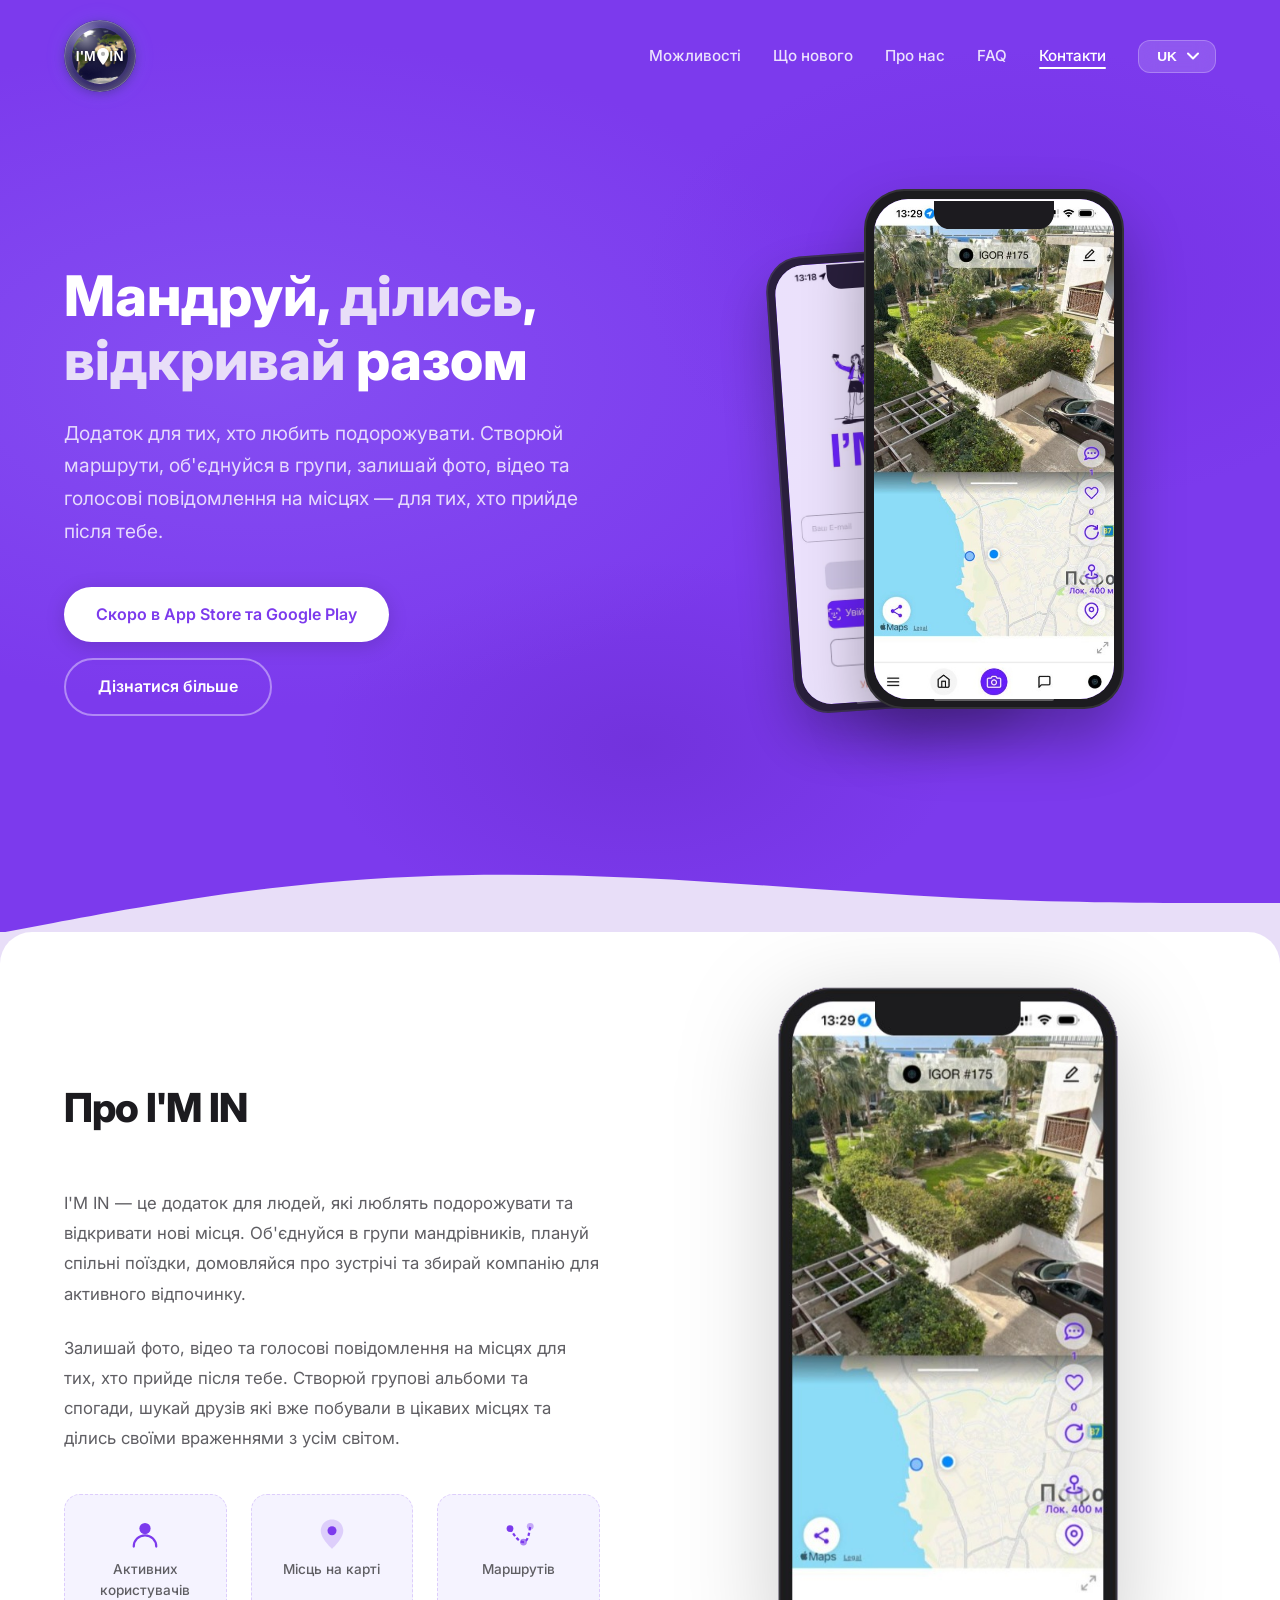
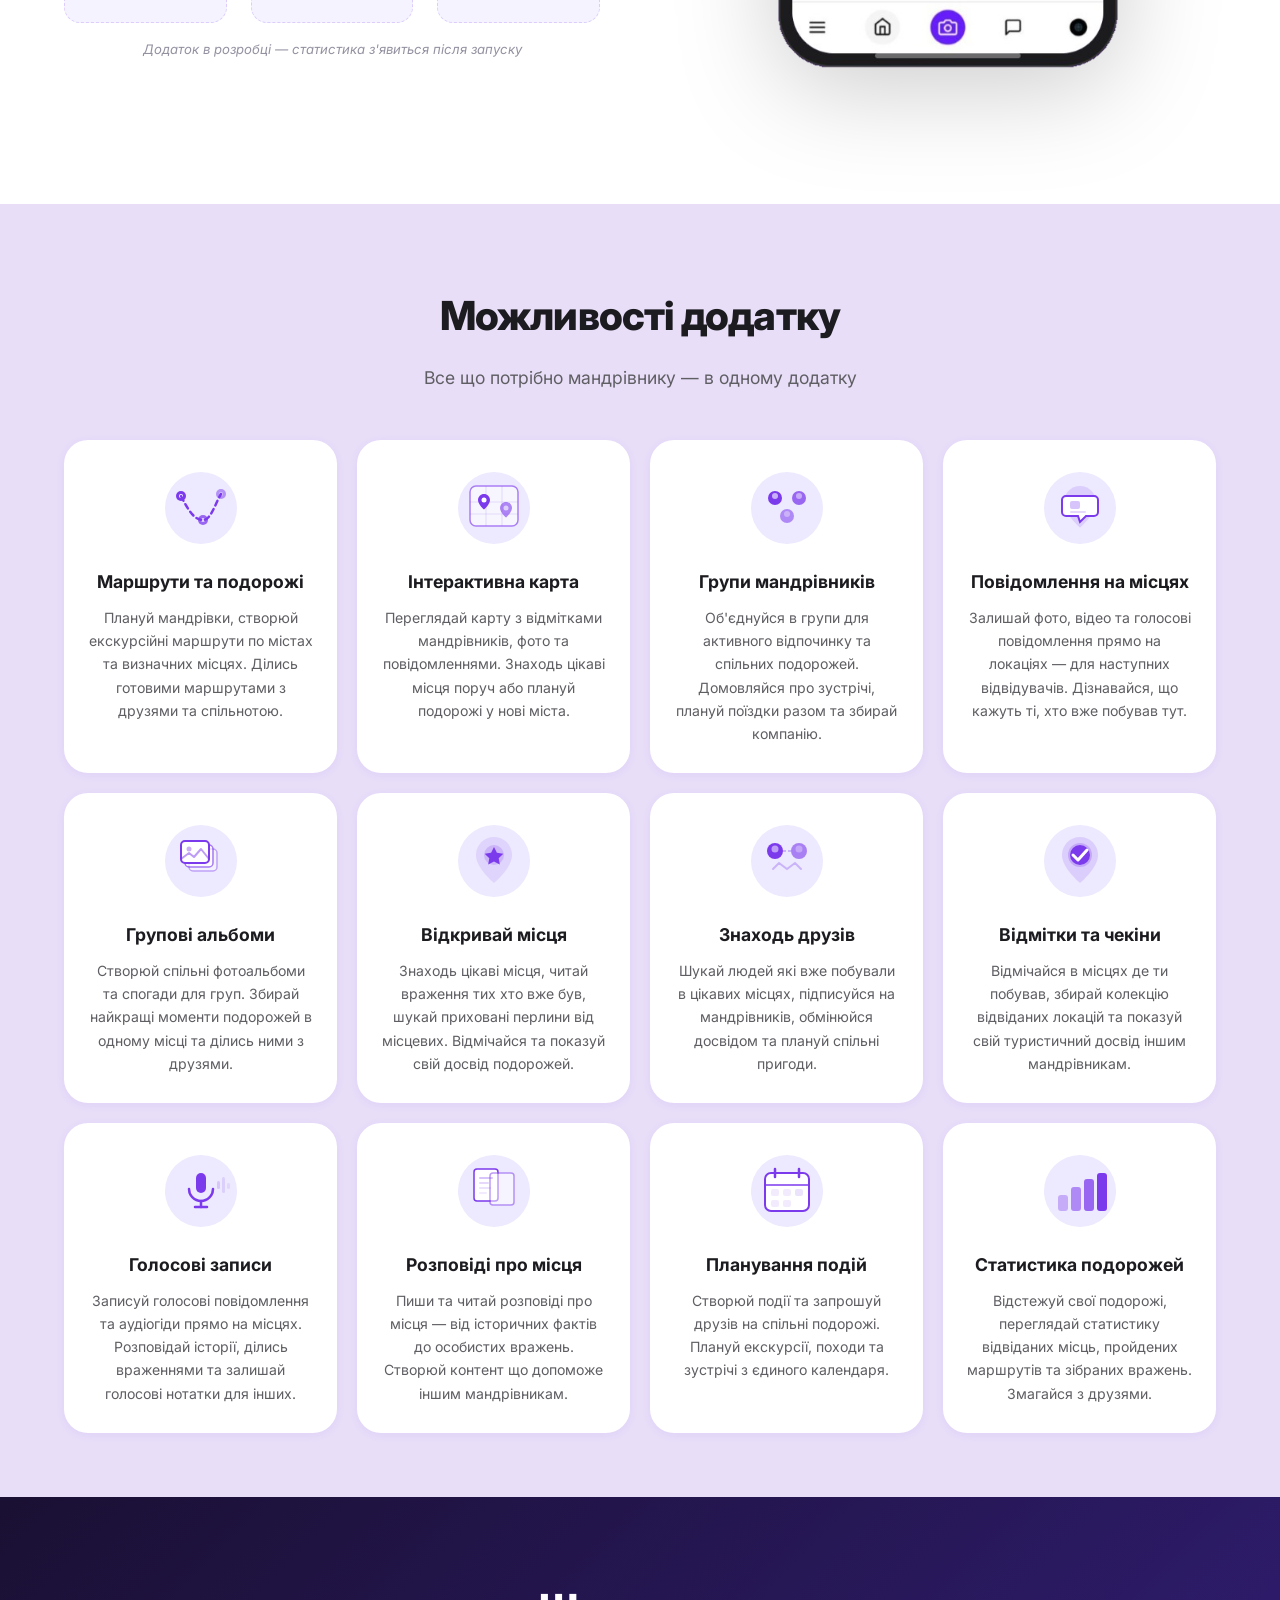
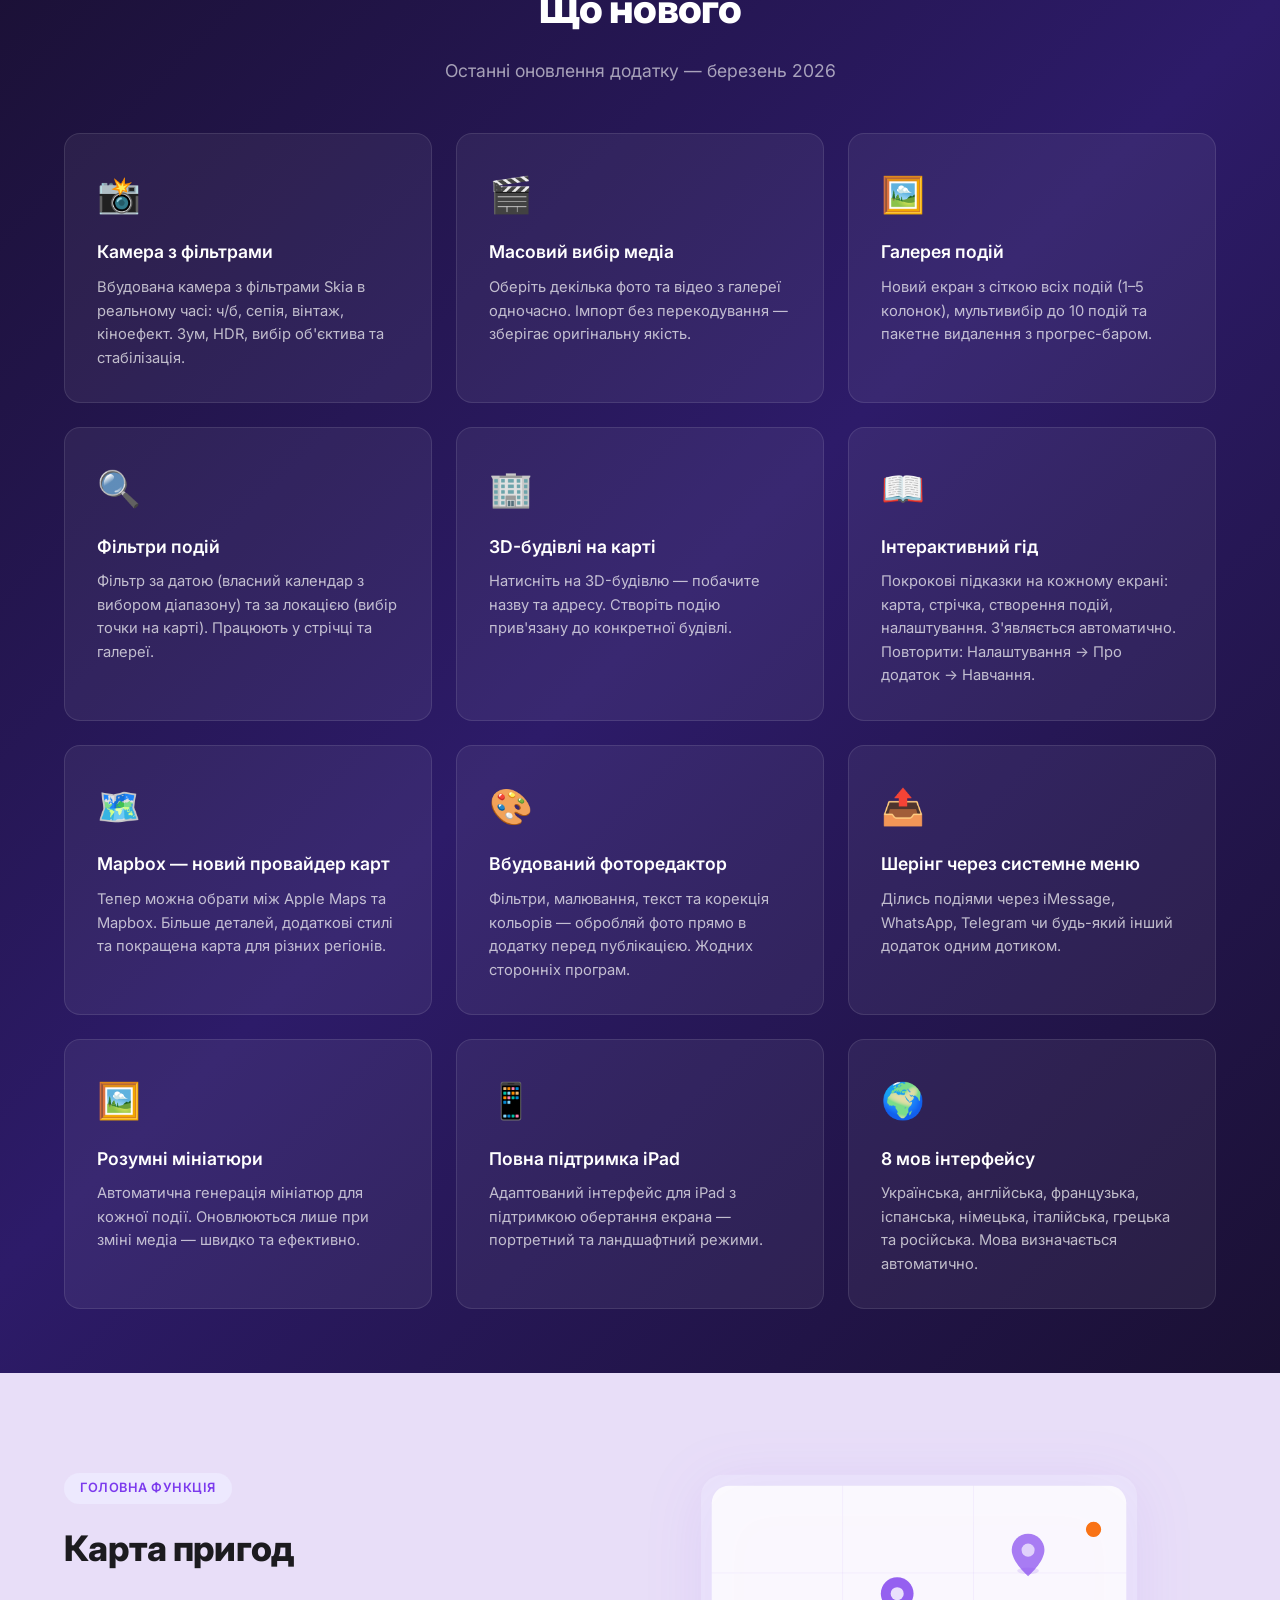
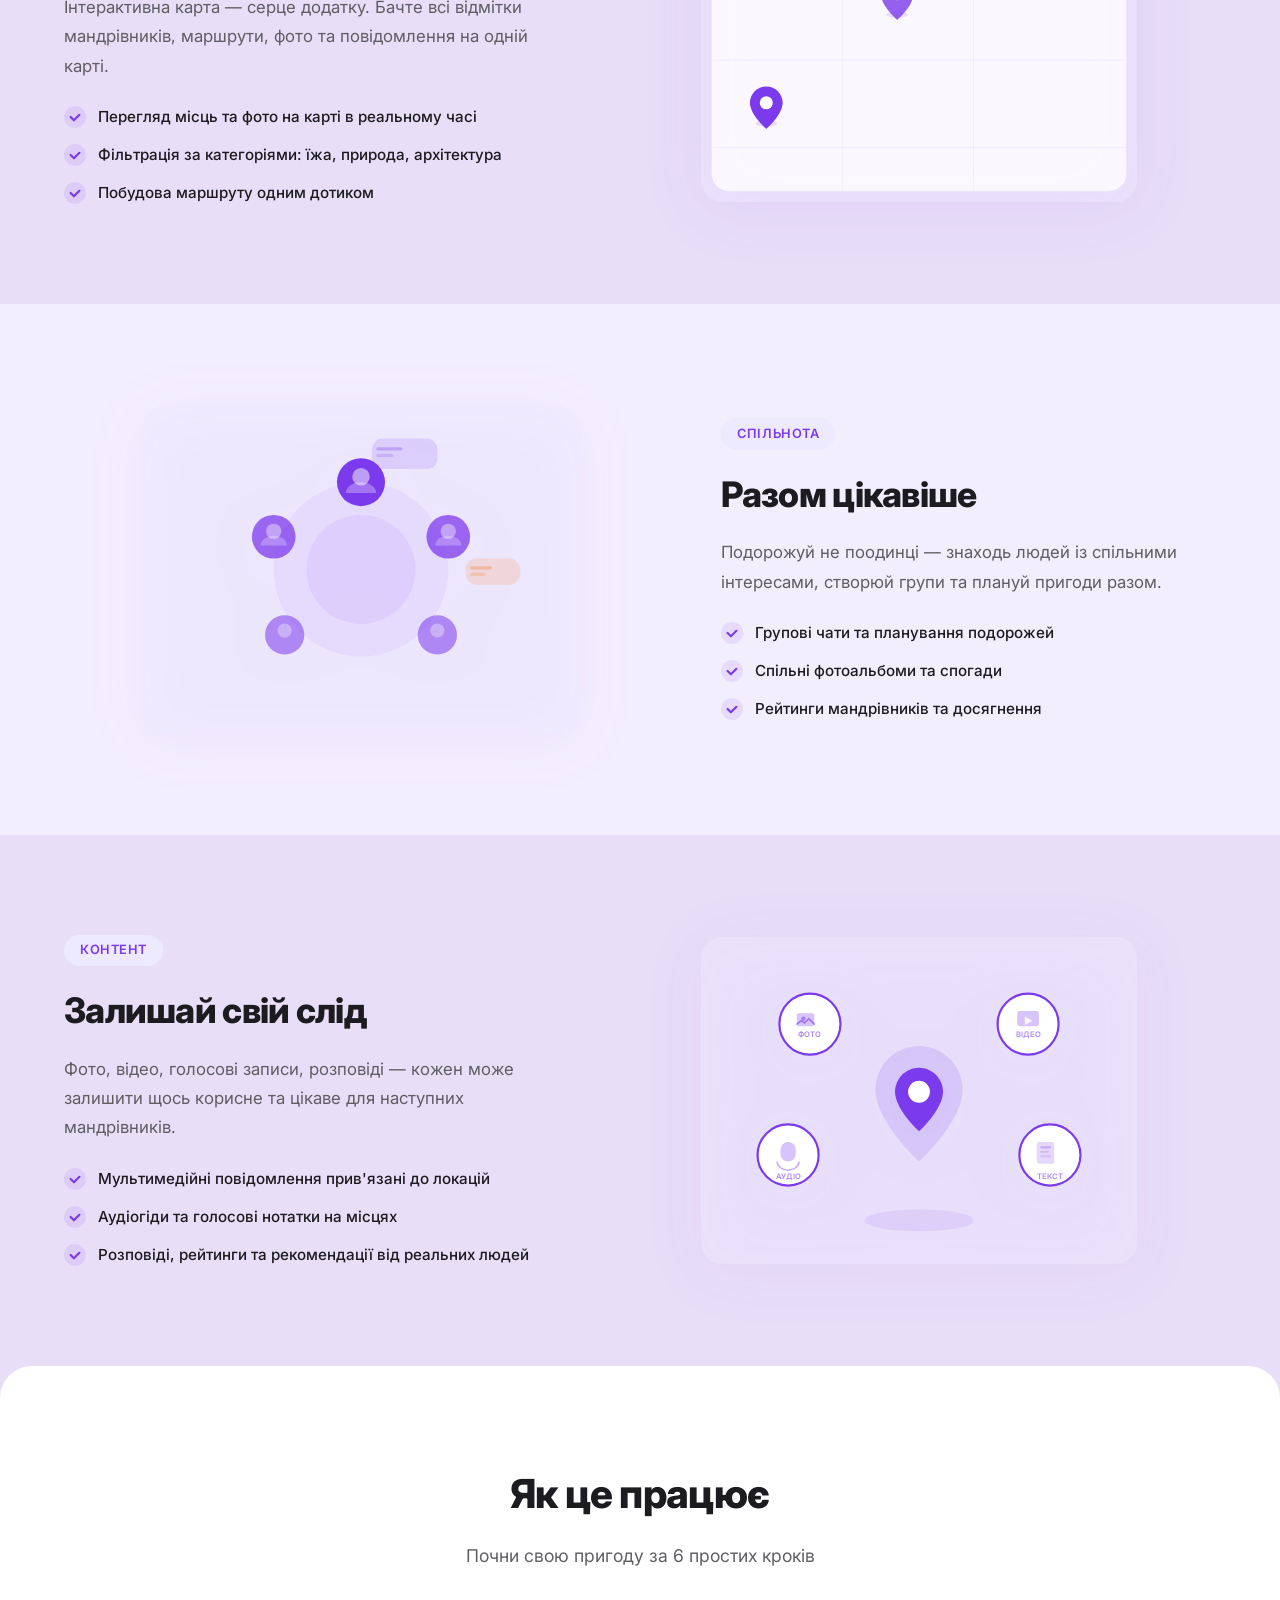
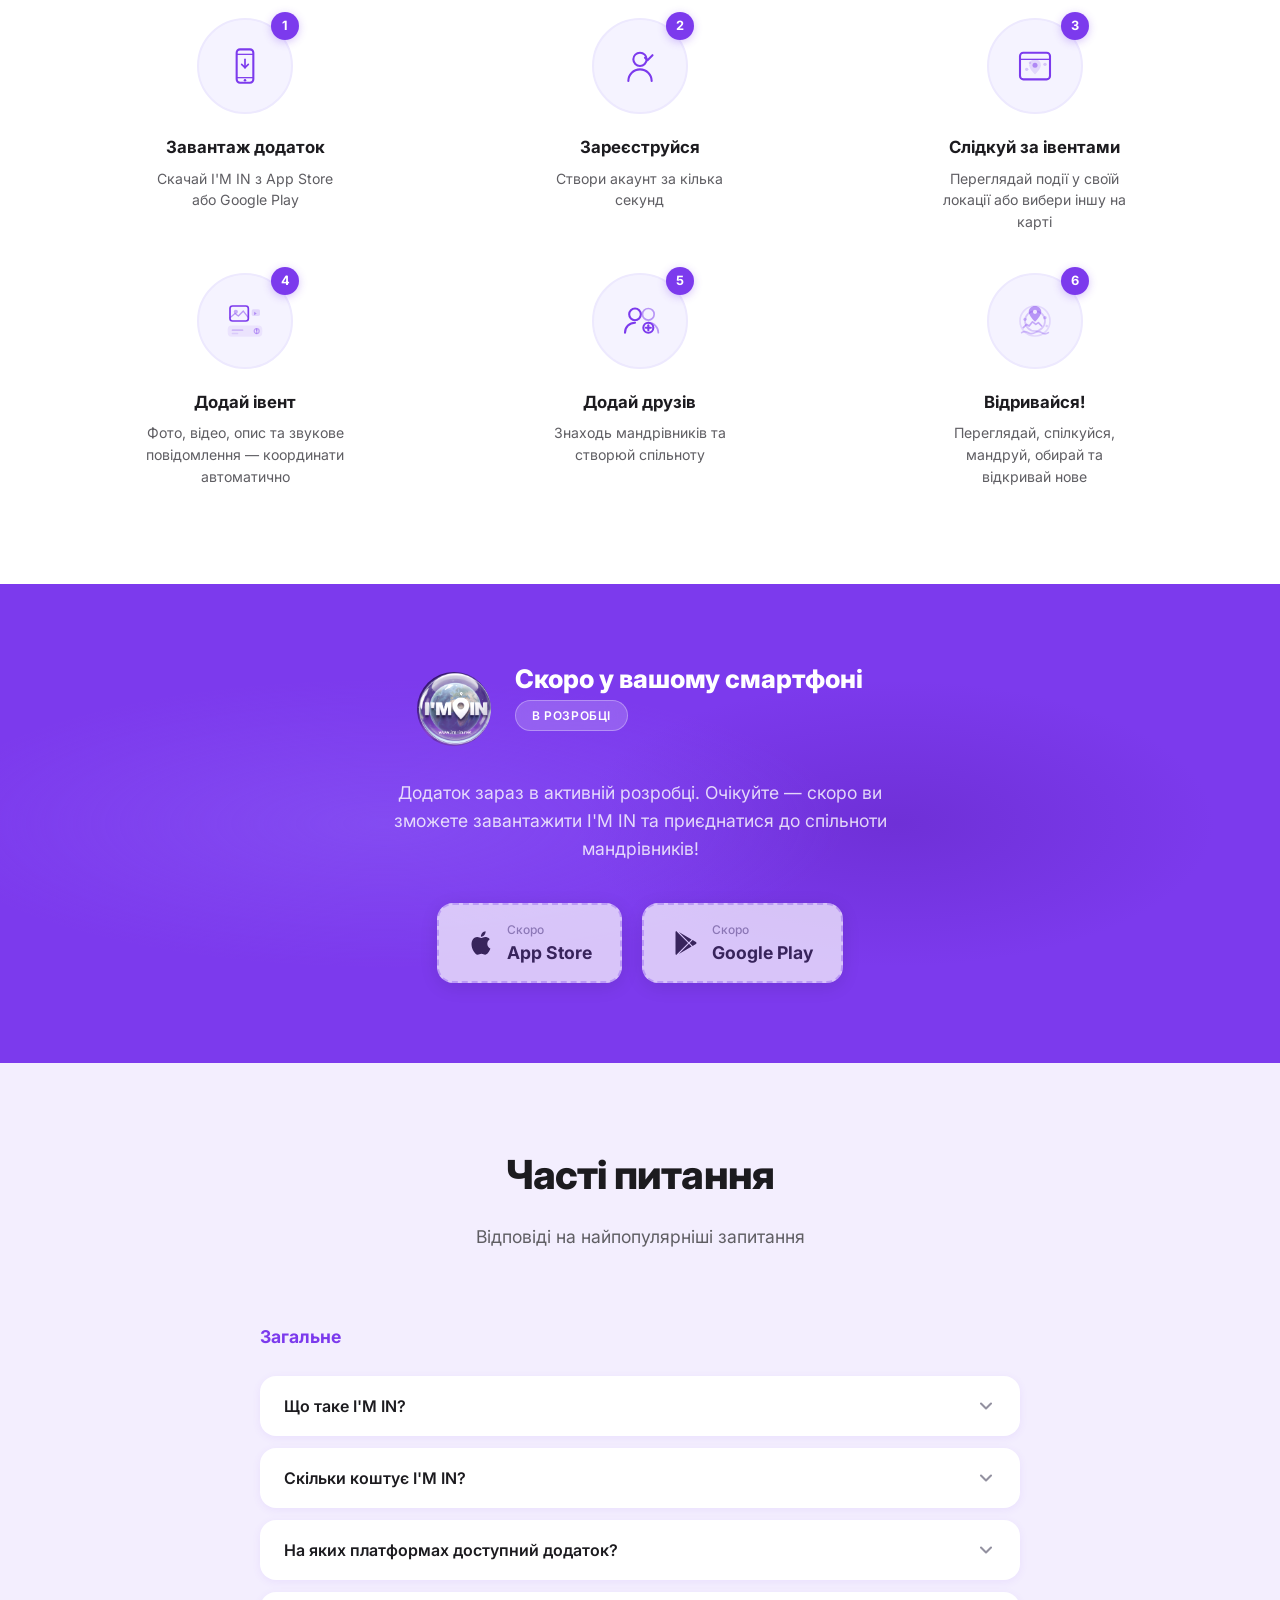
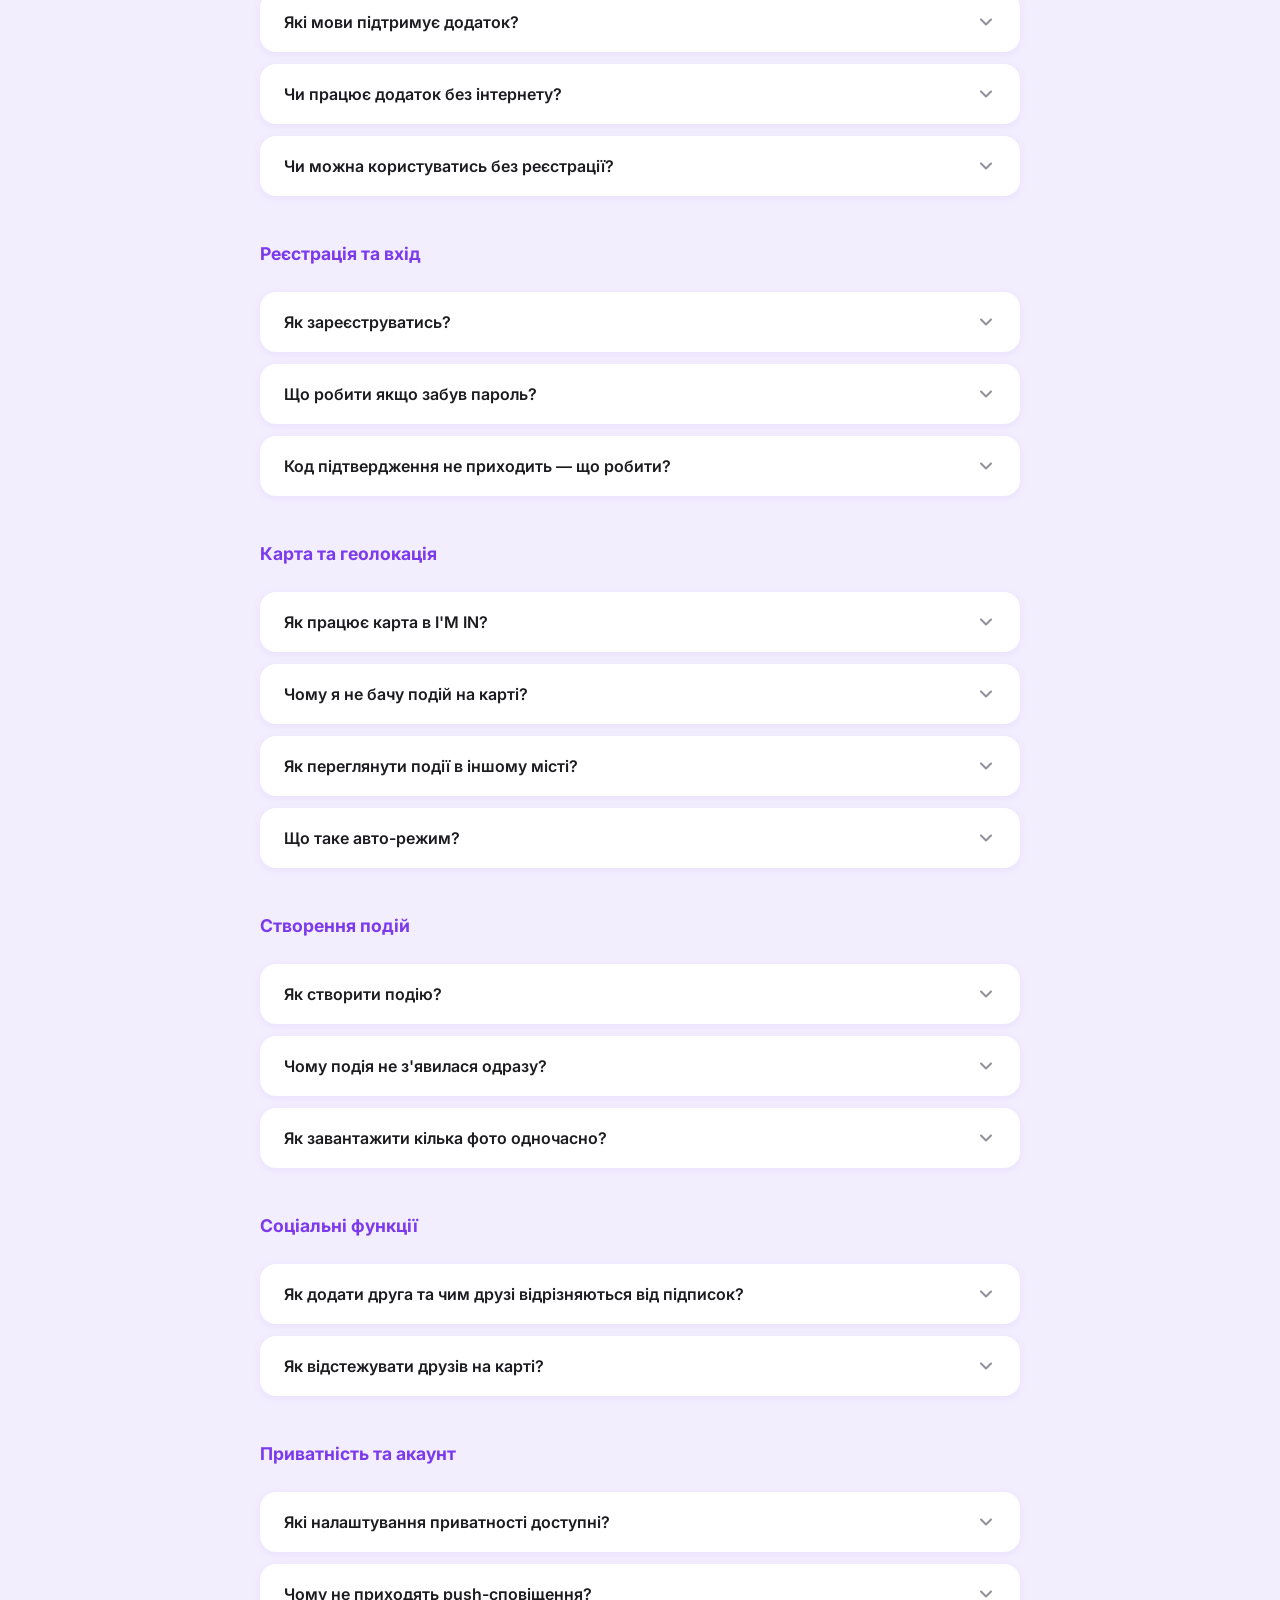
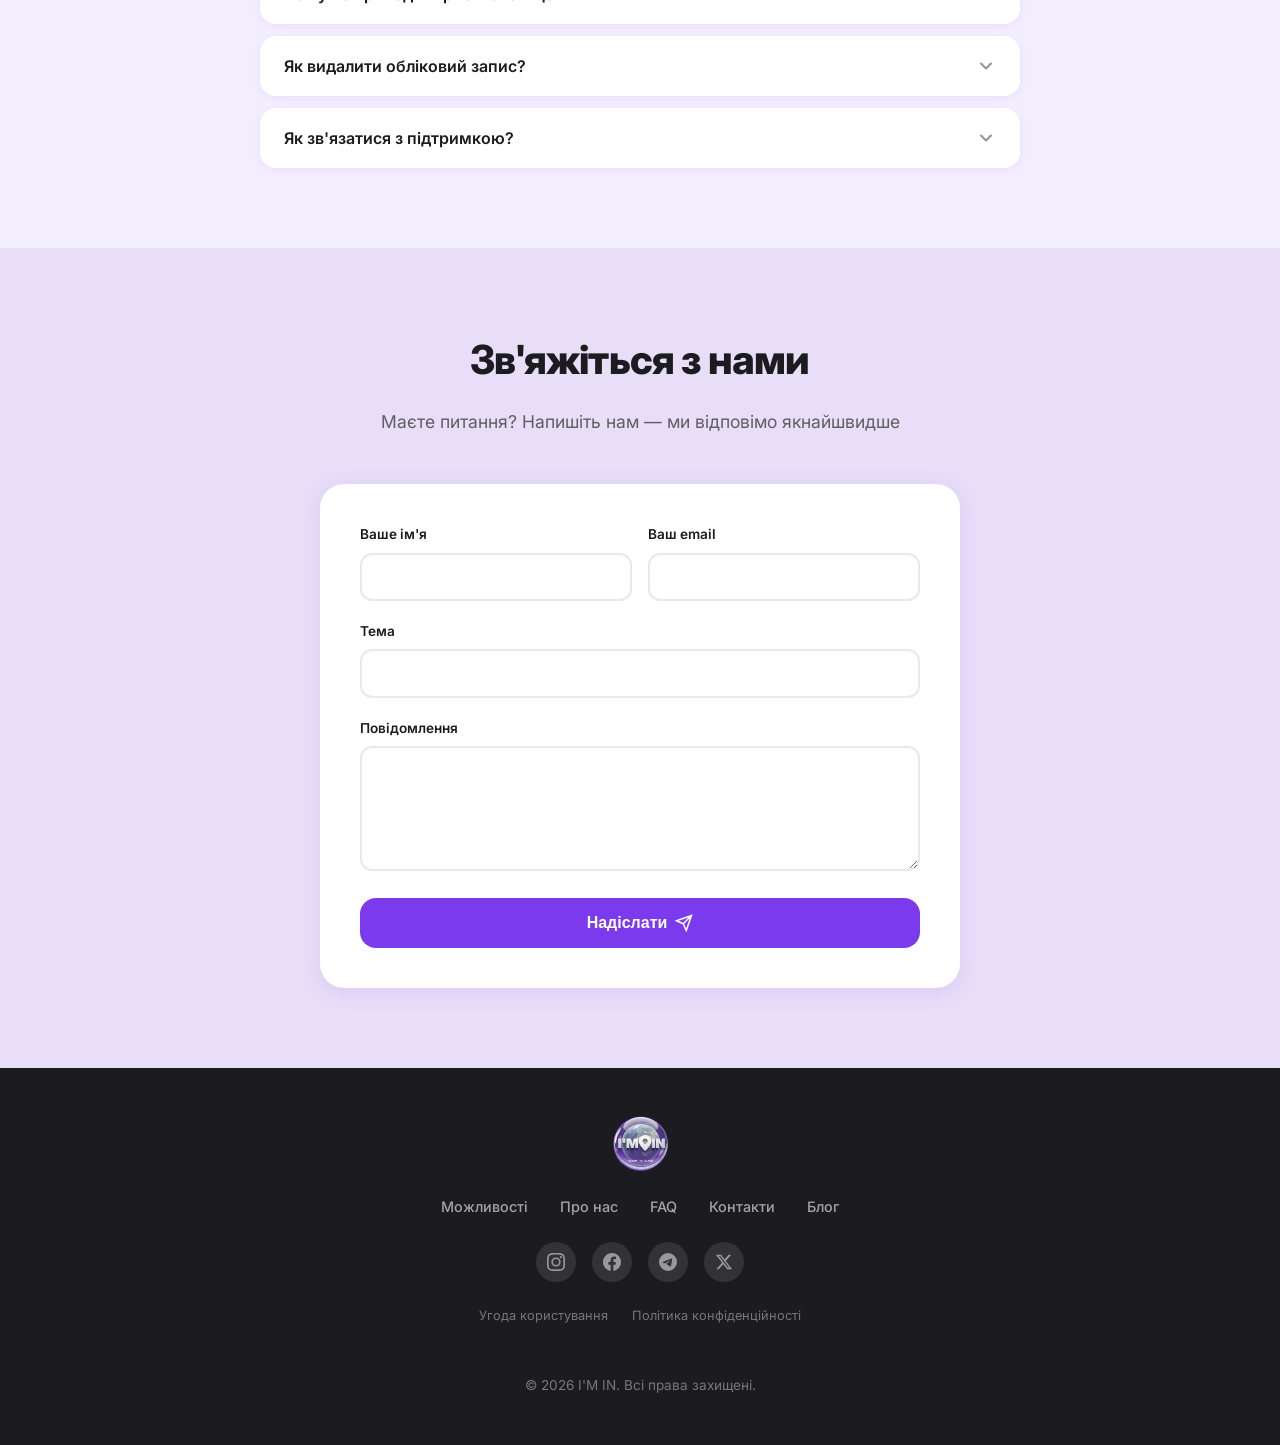
<file: index.html>
<!DOCTYPE html>
<html lang="uk">
<head>
    <meta charset="UTF-8">
    <meta name="viewport" content="width=device-width, initial-scale=1.0">
    <meta name="description" content="I'M IN - додаток для мандрівників: створюй маршрути, об'єднуйся в групи, залишай фото, відео та голосові повідомлення на місцях, ділись враженнями та знаходь друзів">
    <title>I'M IN - Додаток для мандрівників та дослідників</title>
    <link rel="icon" type="image/svg+xml" href="favicon.svg">
    <link rel="icon" type="image/png" sizes="128x128" href="favicon.png">
    <link rel="apple-touch-icon" href="favicon.png">
    <link rel="canonical" href="https://www.im-in.net/">
    <link rel="manifest" href="manifest.json">

    <!-- Open Graph -->
    <meta property="og:type" content="website">
    <meta property="og:url" content="https://www.im-in.net/">
    <meta property="og:title" content="I'M IN — Додаток для мандрівників та дослідників">
    <meta property="og:description" content="Створюй маршрути, об'єднуйся в групи, залишай фото, відео та голосові повідомлення на місцях — для тих, хто прийде після тебе.">
    <meta property="og:image" content="https://www.im-in.net/logo-imin.png">
    <meta property="og:image:width" content="1200">
    <meta property="og:image:height" content="630">
    <meta property="og:locale" content="uk_UA">
    <meta property="og:locale:alternate" content="en_US">
    <meta property="og:locale:alternate" content="fr_FR">
    <meta property="og:locale:alternate" content="es_ES">
    <meta property="og:locale:alternate" content="de_DE">
    <meta property="og:locale:alternate" content="it_IT">
    <meta property="og:locale:alternate" content="el_GR">
    <meta property="og:site_name" content="I'M IN">
    <meta name="theme-color" content="#7C3AED">
    <meta name="robots" content="index, follow, max-image-preview:large, max-snippet:-1, max-video-preview:-1">

    <!-- Twitter Card -->
    <meta name="twitter:card" content="summary_large_image">
    <meta name="twitter:title" content="I'M IN — Додаток для мандрівників та дослідників">
    <meta name="twitter:description" content="Створюй маршрути, залишай повідомлення на місцях, знаходь друзів-мандрівників">
    <meta name="twitter:image" content="https://www.im-in.net/logo-imin.png">
    <meta name="twitter:image:alt" content="I'M IN — мобільний додаток для мандрівників">

    <!-- hreflang -->
    <link rel="alternate" hreflang="uk" href="https://www.im-in.net/">
    <link rel="alternate" hreflang="en" href="https://www.im-in.net/">
    <link rel="alternate" hreflang="fr" href="https://www.im-in.net/">
    <link rel="alternate" hreflang="es" href="https://www.im-in.net/">
    <link rel="alternate" hreflang="de" href="https://www.im-in.net/">
    <link rel="alternate" hreflang="it" href="https://www.im-in.net/">
    <link rel="alternate" hreflang="el" href="https://www.im-in.net/">
    <link rel="alternate" hreflang="x-default" href="https://www.im-in.net/">

    <!-- JSON-LD: Organization -->
    <script type="application/ld+json">
    {
        "@context": "https://schema.org",
        "@type": "Organization",
        "@id": "https://www.im-in.net/#organization",
        "name": "I'M IN",
        "url": "https://www.im-in.net",
        "logo": "https://www.im-in.net/logo-imin.png",
        "sameAs": [
            "https://instagram.com/join_imin",
            "https://www.facebook.com/share/1DqmUZtFwi/",
            "https://t.me/im_in_net"
        ],
        "contactPoint": {
            "@type": "ContactPoint",
            "email": "info@im-in.net",
            "contactType": "customer support",
            "availableLanguage": ["Ukrainian", "English", "French", "Spanish", "German", "Italian", "Greek"]
        }
    }
    </script>
    <!-- JSON-LD: WebSite with SearchAction -->
    <script type="application/ld+json">
    {
        "@context": "https://schema.org",
        "@type": "WebSite",
        "@id": "https://www.im-in.net/#website",
        "name": "I'M IN",
        "url": "https://www.im-in.net",
        "publisher": {"@id": "https://www.im-in.net/#organization"},
        "inLanguage": ["uk", "en", "fr", "es", "de", "it", "el"]
    }
    </script>
    <!-- JSON-LD: MobileApplication -->
    <script type="application/ld+json">
    {
        "@context": "https://schema.org",
        "@type": "MobileApplication",
        "name": "I'M IN",
        "description": "Mobile app for travelers: create routes, join groups, leave photos, videos and voice messages at locations",
        "url": "https://www.im-in.net",
        "image": "https://www.im-in.net/logo-imin.png",
        "applicationCategory": "TravelApplication",
        "operatingSystem": "iOS, Android",
        "offers": {
            "@type": "Offer",
            "price": "0",
            "priceCurrency": "USD"
        },
        "author": {"@id": "https://www.im-in.net/#organization"},
        "inLanguage": ["uk", "en", "fr", "es", "de", "it", "el"]
    }
    </script>
    <!-- JSON-LD: FAQPage -->
    <script type="application/ld+json">
    {
        "@context": "https://schema.org",
        "@type": "FAQPage",
        "mainEntity": [
            {"@type": "Question", "name": "Що таке I'M IN?", "acceptedAnswer": {"@type": "Answer", "text": "I'M IN — безкоштовний мобільний додаток для створення та перегляду подій на основі геолокації. Публікуйте фото та відео з прив'язкою до місця на карті, переглядайте що відбувається навколо вас у реальному часі, спілкуйтесь з мандрівниками та підписуйтесь на цікавих авторів."}},
            {"@type": "Question", "name": "Скільки коштує I'M IN?", "acceptedAnswer": {"@type": "Answer", "text": "I'M IN повністю безкоштовний. Немає підписок, прихованих платежів чи реклами."}},
            {"@type": "Question", "name": "На яких платформах доступний?", "acceptedAnswer": {"@type": "Answer", "text": "Наразі I'M IN доступний на iOS — iPhone та iPad. Android версія планується найближчим часом."}},
            {"@type": "Question", "name": "Які мови підтримує додаток?", "acceptedAnswer": {"@type": "Answer", "text": "8 мов: українська, англійська, французька, іспанська, німецька, італійська, грецька та російська."}},
            {"@type": "Question", "name": "Як зареєструватись?", "acceptedAnswer": {"@type": "Answer", "text": "Підтвердіть email кодом, додайте фото профілю, ім'я та телефон, створіть пароль. Після реєстрації можна увімкнути біометричний вхід — Face ID або відбиток пальця."}},
            {"@type": "Question", "name": "Що робити якщо забув пароль?", "acceptedAnswer": {"@type": "Answer", "text": "На екрані входу натисніть 'Забув пароль' → введіть email → отримайте код → задайте новий пароль."}},
            {"@type": "Question", "name": "Як працює карта в I'M IN?", "acceptedAnswer": {"@type": "Answer", "text": "Карта показує маркери подій та ваше місцеположення. Натиснення на маркер прокручує стрічку до події. Є режими 2D/3D, звичайна та супутникова карта, пошук адреси."}},
            {"@type": "Question", "name": "Що таке авто-режим?", "acceptedAnswer": {"@type": "Answer", "text": "Авто-режим автоматично оновлює стрічку подій при пересуванні — кожні 25, 50, 100 або 200 метрів. Ідеально для прогулянки або подорожі."}},
            {"@type": "Question", "name": "Як створити подію?", "acceptedAnswer": {"@type": "Answer", "text": "Натисніть камеру → зробіть фото або відео → додайте заголовок та опис → місцеположення визначається автоматично → Зберегти."}},
            {"@type": "Question", "name": "Як додати друга?", "acceptedAnswer": {"@type": "Answer", "text": "Відкрийте профіль → 'Додати в друзі'. Друзі бачать контент навіть при приватному акаунті. Підписка — одностороння, не потребує підтвердження."}},
            {"@type": "Question", "name": "Як відстежувати друзів на карті?", "acceptedAnswer": {"@type": "Answer", "text": "Обидва мають увімкнути 'Передача геолокації'. Тоді на карті з'являться маркери з аватарами друзів у реальному часі."}},
            {"@type": "Question", "name": "Які налаштування приватності?", "acceptedAnswer": {"@type": "Answer", "text": "Три рівні: публічний, для друзів, приватний. Біометричний вхід, зміна пароля та email через код, блокування користувачів."}},
            {"@type": "Question", "name": "Як видалити обліковий запис?", "acceptedAnswer": {"@type": "Answer", "text": "Кабінет → Видалення облікового запису → пароль → код з email → підтвердити. Видалення безповоротне."}},
            {"@type": "Question", "name": "Як зв'язатися з підтримкою?", "acceptedAnswer": {"@type": "Answer", "text": "В додатку: Налаштування → Підтримка. На сайті: чат-бот на www.im-in.net або пошта info@im-in.net."}}
        ]
    }
    </script>

    <link rel="preconnect" href="https://fonts.googleapis.com">
    <link rel="preconnect" href="https://fonts.gstatic.com" crossorigin>
    <link rel="dns-prefetch" href="https://social-automation-production-6fe3.up.railway.app">
    <link rel="stylesheet" href="styles.css">
    <link href="https://fonts.googleapis.com/css2?family=Inter:wght@300;400;500;600;700;800;900&family=Nunito:wght@900&display=swap" rel="stylesheet">
</head>
<body>
<main>
    <!-- Splash / Hero -->
    <section class="splash-hero">
        <div class="splash-bg"></div>
        <div class="container">
            <nav class="navbar">
                <div class="nav-content">
                    <a href="https://www.im-in.net/" class="logo">
                        <div class="logo-globe" aria-label="I'M IN">
                            <div class="logo-earth"></div>
                            <div class="logo-overlay">
                                <span class="logo-text">I'M<svg class="logo-pin" viewBox="0 0 18 26" fill="none"><path d="M9 0C4 0 0 4 0 9c0 6.8 9 17 9 17s9-10.2 9-17C18 4 14 0 9 0z" fill="white"/><circle cx="9" cy="9" r="3.2" fill="rgba(0,0,0,0.3)"/></svg>IN</span>
                            </div>
                        </div>
                    </a>
                    <div class="nav-right">
                        <ul class="nav-menu">
                            <li><a href="#features" data-translate="nav.features">Можливості</a></li>
                            <li><a href="#whats-new" data-translate="nav.whatsnew">Що нового</a></li>
                            <li><a href="#about" data-translate="nav.about">Про нас</a></li>
                            <li><a href="#faq">FAQ</a></li>
                            <li><a href="#contact" data-translate="nav.contact">Контакти</a></li>
                        </ul>
                        <div class="language-selector">
                            <button class="language-btn" aria-label="Select language">
                                <span class="current-language">UK</span>
                                <span class="language-arrow">
                                    <svg width="12" height="8" viewBox="0 0 12 8" fill="none"><path d="M1 1.5L6 6.5L11 1.5" stroke="currentColor" stroke-width="2" stroke-linecap="round" stroke-linejoin="round"/></svg>
                                </span>
                            </button>
                            <div class="language-dropdown">
                                <button data-lang="uk" class="language-option active">Українська</button>
                                <button data-lang="en" class="language-option">English</button>
                                <button data-lang="fr" class="language-option">Français</button>
                                <button data-lang="es" class="language-option">Español</button>
                                <button data-lang="de" class="language-option">Deutsch</button>
                                <button data-lang="it" class="language-option">Italiano</button>
                                <button data-lang="el" class="language-option">Ελληνικά</button>
                            </div>
                        </div>
                        <button class="mobile-menu-toggle" aria-label="Toggle menu">
                            <span></span>
                            <span></span>
                            <span></span>
                        </button>
                    </div>
                </div>
            </nav>

            <div class="hero-content">
                <div class="hero-left">
                    <h1 class="hero-title" data-translate="hero.title">
                        Мандруй, <span class="highlight">ділись</span>, <span class="highlight">відкривай</span> разом
                    </h1>
                    <p class="hero-subtitle" data-translate="hero.subtitle">
                        Додаток для тих, хто любить подорожувати. Створюй маршрути, об'єднуйся в групи, залишай фото, відео та голосові повідомлення на місцях — для тих, хто прийде після тебе.
                    </p>
                    <div class="hero-buttons">
                        <a href="#download" class="btn btn-primary" data-translate="hero.downloadBtn">Скоро в App Store та Google Play</a>
                        <a href="#features" class="btn btn-outline" data-translate="hero.learnMoreBtn">Дізнатися більше</a>
                    </div>
                </div>
                <div class="hero-right">
                    <div class="hero-phones" data-parallax="hero">
                        <div class="phone-mockup phone-back">
                            <div class="phone-frame">
                                <div class="phone-notch"></div>
                                <div class="phone-screen">
                                    <img src="app-login.png" alt="I'M IN - вхід" class="screen-img">
                                </div>
                                <div class="phone-home-bar"></div>
                            </div>
                        </div>
                        <div class="phone-mockup phone-front">
                            <div class="phone-frame">
                                <div class="phone-notch"></div>
                                <div class="phone-screen">
                                    <img src="app-map.png" alt="I'M IN - карта з фото" class="screen-img">
                                </div>
                                <div class="phone-home-bar"></div>
                            </div>
                        </div>
                    </div>
                </div>
            </div>
        </div>
        <div class="hero-wave">
            <svg viewBox="0 0 1440 120" fill="none" xmlns="http://www.w3.org/2000/svg" preserveAspectRatio="none">
                <path d="M0 120L60 105C120 90 240 60 360 45C480 30 600 30 720 37.5C840 45 960 60 1080 67.5C1200 75 1320 75 1380 75L1440 75V120H1380C1320 120 1200 120 1080 120C960 120 840 120 720 120C600 120 480 120 360 120C240 120 120 120 60 120H0Z" fill="var(--bg-lavender)"/>
            </svg>
        </div>
    </section>

    <!-- About Section -->
    <section id="about" class="about">
        <div class="container">
            <div class="about-content">
                <div class="about-text">
                    <h2 class="section-title section-title--left" data-translate="about.title">Про I'M IN</h2>
                    <p class="about-description" data-translate="about.description1">
                        I'M IN — це додаток для людей, які люблять подорожувати та відкривати нові місця. Об'єднуйся в групи мандрівників, плануй спільні поїздки, домовляйся про зустрічі та збирай компанію для активного відпочинку.
                    </p>
                    <p class="about-description" data-translate="about.description2">
                        Залишай фото, відео та голосові повідомлення на місцях для тих, хто прийде після тебе. Створюй групові альбоми та спогади, шукай друзів які вже побували в цікавих місцях та ділись своїми враженнями з усім світом.
                    </p>
                    <div class="stats">
                        <div class="stat-item stat-item--soon">
                            <div class="stat-icon">
                                <svg viewBox="0 0 32 32" fill="none"><circle cx="16" cy="12" r="5" fill="var(--primary)"/><path d="M6 28c0-5.5 4.5-10 10-10s10 4.5 10 10" stroke="var(--primary)" stroke-width="2" fill="none" stroke-linecap="round"/></svg>
                            </div>
                            <div class="stat-label" data-translate="about.stats.users">Активних користувачів</div>
                        </div>
                        <div class="stat-item stat-item--soon">
                            <div class="stat-icon">
                                <svg viewBox="0 0 32 32" fill="none"><path d="M16 4c-5.5 0-10 4.5-10 10 0 7.3 10 16 10 16s10-8.7 10-16c0-5.5-4.5-10-10-10z" fill="var(--primary)" opacity="0.2"/><circle cx="16" cy="14" r="4" fill="var(--primary)"/></svg>
                            </div>
                            <div class="stat-label" data-translate="about.stats.events">Місць на карті</div>
                        </div>
                        <div class="stat-item stat-item--soon">
                            <div class="stat-icon">
                                <svg viewBox="0 0 32 32" fill="none"><circle cx="8" cy="12" r="3" fill="var(--primary)"/><circle cx="20" cy="24" r="3" fill="var(--primary)" opacity="0.6"/><circle cx="26" cy="10" r="3" fill="var(--primary)" opacity="0.4"/><path d="M8 12 C13 20 16 24 20 24 C24 24 25 16 26 10" stroke="var(--primary)" stroke-width="2" stroke-dasharray="3 2" fill="none"/></svg>
                            </div>
                            <div class="stat-label" data-translate="about.stats.groups">Маршрутів</div>
                        </div>
                    </div>
                    <p class="stats-note" data-translate="about.stats.note">Додаток в розробці — статистика з'явиться після запуску</p>
                </div>
                <div class="about-visual" data-parallax="about">
                    <img src="app-phone-nobg.png" alt="I'M IN - додаток" class="about-hero-img">
                </div>
            </div>
        </div>
    </section>

    <!-- Features Section -->
    <section id="features" class="features">
        <div class="container">
            <h2 class="section-title" data-translate="features.title">Можливості додатку</h2>
            <p class="section-subtitle" data-translate="features.subtitle">Все що потрібно мандрівнику — в одному додатку</p>
            <div class="features-grid">
                <!-- 1. Routes -->
                <div class="feature-card">
                    <div class="feature-icon">
                        <svg viewBox="0 0 80 80" fill="none">
                            <circle class="ic-bg" cx="40" cy="40" r="36" fill="var(--primary-light)"/>
                            <circle class="ic-pin ic-pin-1" cx="20" cy="28" r="5" fill="var(--primary)"/>
                            <circle class="ic-dot" cx="20" cy="28" r="2" fill="white"/>
                            <circle class="ic-pin ic-pin-2" cx="42" cy="52" r="5" fill="var(--primary)" opacity="0.75"/>
                            <circle class="ic-dot" cx="42" cy="52" r="2" fill="white" opacity="0.75"/>
                            <circle class="ic-pin ic-pin-3" cx="60" cy="26" r="5" fill="var(--primary)" opacity="0.5"/>
                            <circle class="ic-dot" cx="60" cy="26" r="2" fill="white" opacity="0.5"/>
                            <path class="ic-route" d="M20 28 C28 44, 34 52, 42 52 C50 52, 54 36, 60 26" stroke="var(--primary)" stroke-width="2.5" stroke-dasharray="5 4" fill="none" stroke-linecap="round"/>
                            <path class="ic-flag" d="M58 20v-6h8l-3 3 3 3h-8" fill="var(--accent)" opacity="0"/>
                        </svg>
                    </div>
                    <h3 class="feature-title" data-translate="features.routes.title">Маршрути та подорожі</h3>
                    <p class="feature-description" data-translate="features.routes.description">Плануй мандрівки, створюй екскурсійні маршрути по містах та визначних місцях. Ділись готовими маршрутами з друзями та спільнотою.</p>
                </div>
                <!-- 2. Interactive Map -->
                <div class="feature-card">
                    <div class="feature-icon">
                        <svg viewBox="0 0 80 80" fill="none">
                            <circle class="ic-bg" cx="40" cy="40" r="36" fill="var(--primary-light)"/>
                            <rect class="ic-map-bg" x="16" y="18" width="48" height="40" rx="6" fill="white" stroke="var(--primary)" stroke-width="1.5" opacity="0.6"/>
                            <line x1="32" y1="18" x2="32" y2="58" stroke="var(--primary)" stroke-width="1" opacity="0.15"/>
                            <line x1="48" y1="18" x2="48" y2="58" stroke="var(--primary)" stroke-width="1" opacity="0.15"/>
                            <line x1="16" y1="34" x2="64" y2="34" stroke="var(--primary)" stroke-width="1" opacity="0.15"/>
                            <line x1="16" y1="46" x2="64" y2="46" stroke="var(--primary)" stroke-width="1" opacity="0.15"/>
                            <path class="ic-pin-drop" d="M30 26c-3.3 0-6 2.7-6 6 0 4.4 6 9.6 6 9.6s6-5.2 6-9.6c0-3.3-2.7-6-6-6z" fill="var(--primary)"/>
                            <circle cx="30" cy="32" r="2.5" fill="white"/>
                            <path class="ic-pin-drop ic-pin-d2" d="M52 34c-3.3 0-6 2.7-6 6 0 4.4 6 9.6 6 9.6s6-5.2 6-9.6c0-3.3-2.7-6-6-6z" fill="var(--primary)" opacity="0.6"/>
                            <circle cx="52" cy="40" r="2.5" fill="white" opacity="0.6"/>
                            <circle class="ic-pulse" cx="40" cy="42" r="3" fill="var(--accent)" opacity="0"/>
                            <circle class="ic-pulse-ring" cx="40" cy="42" r="3" fill="none" stroke="var(--accent)" stroke-width="1.5" opacity="0"/>
                        </svg>
                    </div>
                    <h3 class="feature-title" data-translate="features.map.title">Інтерактивна карта</h3>
                    <p class="feature-description" data-translate="features.map.description">Apple Maps або Mapbox на вибір. Переглядай карту з відмітками мандрівників, фото та повідомленнями. Знаходь цікаві місця поруч або плануй подорожі у нові міста.</p>
                </div>
                <!-- 3. Groups -->
                <div class="feature-card">
                    <div class="feature-icon">
                        <svg viewBox="0 0 80 80" fill="none">
                            <circle class="ic-bg" cx="40" cy="40" r="36" fill="var(--primary-light)"/>
                            <circle class="ic-avatar ic-av-1" cx="28" cy="30" r="7" fill="var(--primary)"/>
                            <circle cx="28" cy="28" r="3" fill="white" opacity="0.6"/>
                            <circle class="ic-avatar ic-av-2" cx="52" cy="30" r="7" fill="var(--primary)" opacity="0.75"/>
                            <circle cx="52" cy="28" r="3" fill="white" opacity="0.45"/>
                            <circle class="ic-avatar ic-av-3" cx="40" cy="48" r="7" fill="var(--primary)" opacity="0.55"/>
                            <circle cx="40" cy="46" r="3" fill="white" opacity="0.35"/>
                            <path class="ic-link" d="M33 35 L37 43" stroke="var(--primary)" stroke-width="1.5" opacity="0" stroke-dasharray="2 2"/>
                            <path class="ic-link" d="M47 35 L43 43" stroke="var(--primary)" stroke-width="1.5" opacity="0" stroke-dasharray="2 2"/>
                            <path class="ic-link" d="M35 30 L45 30" stroke="var(--primary)" stroke-width="1.5" opacity="0" stroke-dasharray="2 2"/>
                        </svg>
                    </div>
                    <h3 class="feature-title" data-translate="features.groups.title">Групи мандрівників</h3>
                    <p class="feature-description" data-translate="features.groups.description">Об'єднуйся в групи для активного відпочинку та спільних подорожей. Домовляйся про зустрічі, плануй поїздки разом та збирай компанію.</p>
                </div>
                <!-- 4. Location Messages -->
                <div class="feature-card">
                    <div class="feature-icon">
                        <svg viewBox="0 0 80 80" fill="none">
                            <circle class="ic-bg" cx="40" cy="40" r="36" fill="var(--primary-light)"/>
                            <path d="M40 18c-8.8 0-16 7.2-16 16 0 11.7 16 25.6 16 25.6s16-13.9 16-25.6c0-8.8-7.2-16-16-16z" fill="var(--primary)" opacity="0.15"/>
                            <path class="ic-bubble" d="M26 28 h28 a4 4 0 0 1 4 4 v12 a4 4 0 0 1-4 4 h-8 l-6 6 l-2-6 h-12 a4 4 0 0 1-4-4 v-12 a4 4 0 0 1 4-4z" fill="white" stroke="var(--primary)" stroke-width="2"/>
                            <rect class="ic-media ic-m1" x="30" y="33" width="10" height="8" rx="2" fill="var(--primary)" opacity="0.3"/>
                            <circle class="ic-media ic-m2" cx="50" cy="37" r="4.5" fill="var(--primary)" opacity="0"/>
                            <path class="ic-media ic-m3" d="M48 35 l5 2.5 -5 2.5z" fill="white" opacity="0"/>
                            <rect class="ic-media ic-m4" x="30" y="43" width="16" height="2" rx="1" fill="var(--primary)" opacity="0.2"/>
                        </svg>
                    </div>
                    <h3 class="feature-title" data-translate="features.messages.title">Повідомлення на місцях</h3>
                    <p class="feature-description" data-translate="features.messages.description">Залишай фото, відео та голосові повідомлення прямо на локаціях — для наступних відвідувачів. Дізнавайся, що кажуть ті, хто вже побував тут.</p>
                </div>
                <!-- 5. Group Albums -->
                <div class="feature-card">
                    <div class="feature-icon">
                        <svg viewBox="0 0 80 80" fill="none">
                            <circle class="ic-bg" cx="40" cy="40" r="36" fill="var(--primary-light)"/>
                            <rect class="ic-photo ic-ph-3" x="28" y="28" width="28" height="22" rx="4" fill="white" stroke="var(--primary)" stroke-width="1.5" opacity="0.4"/>
                            <rect class="ic-photo ic-ph-2" x="24" y="24" width="28" height="22" rx="4" fill="white" stroke="var(--primary)" stroke-width="1.5" opacity="0.65"/>
                            <rect class="ic-photo ic-ph-1" x="20" y="20" width="28" height="22" rx="4" fill="white" stroke="var(--primary)" stroke-width="2"/>
                            <circle cx="28" cy="28" r="2.5" fill="var(--primary)" opacity="0.4"/>
                            <path d="M20 38 l8-6 5 4 7-8 8 10" stroke="var(--primary)" stroke-width="2" fill="none" stroke-linecap="round" stroke-linejoin="round" opacity="0.5"/>
                            <circle class="ic-badge" cx="54" cy="20" r="7" fill="var(--accent)" opacity="0"/>
                            <text class="ic-badge-text" x="54" y="24" text-anchor="middle" fill="white" font-size="10" font-weight="700" opacity="0">+5</text>
                        </svg>
                    </div>
                    <h3 class="feature-title" data-translate="features.albums.title">Групові альбоми</h3>
                    <p class="feature-description" data-translate="features.albums.description">Створюй спільні фотоальбоми та спогади для груп. Збирай найкращі моменти подорожей в одному місці та ділись ними з друзями.</p>
                </div>
                <!-- 6. Discover Places -->
                <div class="feature-card">
                    <div class="feature-icon">
                        <svg viewBox="0 0 80 80" fill="none">
                            <circle class="ic-bg" cx="40" cy="40" r="36" fill="var(--primary-light)"/>
                            <path d="M40 16c-10 0-18 8-18 18 0 13.2 18 28 18 28s18-14.8 18-28c0-10-8-18-18-18z" fill="var(--primary)" opacity="0.12"/>
                            <circle cx="40" cy="34" r="10" fill="var(--primary)" opacity="0.2"/>
                            <path class="ic-star" d="M40 26 l2.9 5.8 6.4 0.9 -4.6 4.5 1.1 6.4 -5.8-3 -5.8 3 1.1-6.4 -4.6-4.5 6.4-0.9z" fill="var(--primary)"/>
                            <circle class="ic-sparkle ic-sp-1" cx="56" cy="24" r="1.5" fill="var(--accent)" opacity="0"/>
                            <circle class="ic-sparkle ic-sp-2" cx="24" cy="22" r="1" fill="var(--accent)" opacity="0"/>
                            <circle class="ic-sparkle ic-sp-3" cx="58" cy="42" r="1.2" fill="var(--accent)" opacity="0"/>
                        </svg>
                    </div>
                    <h3 class="feature-title" data-translate="features.places.title">Відкривай місця</h3>
                    <p class="feature-description" data-translate="features.places.description">Знаходь цікаві місця, читай враження тих хто вже був, шукай приховані перлини від місцевих. Відмічайся та показуй свій досвід подорожей.</p>
                </div>
                <!-- 7. Find Friends -->
                <div class="feature-card">
                    <div class="feature-icon">
                        <svg viewBox="0 0 80 80" fill="none">
                            <circle class="ic-bg" cx="40" cy="40" r="36" fill="var(--primary-light)"/>
                            <circle class="ic-person ic-p1" cx="28" cy="30" r="8" fill="var(--primary)"/>
                            <circle cx="28" cy="28" r="3.5" fill="white" opacity="0.5"/>
                            <circle class="ic-person ic-p2" cx="52" cy="30" r="8" fill="var(--primary)" opacity="0.6"/>
                            <circle cx="52" cy="28" r="3.5" fill="white" opacity="0.3"/>
                            <path class="ic-connect" d="M36 30 h8" stroke="var(--primary)" stroke-width="2" stroke-dasharray="3 2" opacity="0.3"/>
                            <circle class="ic-heart-bg" cx="40" cy="30" r="5" fill="var(--accent)" opacity="0"/>
                            <path class="ic-handshake" d="M26 48 L32 42 L40 48 L48 42 L54 48" stroke="var(--primary)" stroke-width="2" fill="none" stroke-linecap="round" opacity="0.3"/>
                        </svg>
                    </div>
                    <h3 class="feature-title" data-translate="features.friends.title">Знаходь друзів</h3>
                    <p class="feature-description" data-translate="features.friends.description">Шукай людей які вже побували в цікавих місцях, підписуйся на мандрівників, обмінюйся досвідом та плануй спільні пригоди.</p>
                </div>
                <!-- 8. Check-ins -->
                <div class="feature-card">
                    <div class="feature-icon">
                        <svg viewBox="0 0 80 80" fill="none">
                            <circle class="ic-bg" cx="40" cy="40" r="36" fill="var(--primary-light)"/>
                            <path d="M40 16c-10 0-18 8-18 18 0 13.2 18 28 18 28s18-14.8 18-28c0-10-8-18-18-18z" fill="var(--primary)" opacity="0.15"/>
                            <circle cx="40" cy="34" r="12" fill="var(--primary)" opacity="0.25"/>
                            <circle class="ic-check-circle" cx="40" cy="34" r="10" fill="var(--primary)"/>
                            <path class="ic-checkmark" d="M33 34 l5 5 l9-10" stroke="white" stroke-width="3" stroke-linecap="round" stroke-linejoin="round" fill="none"/>
                            <circle class="ic-ripple-1" cx="40" cy="34" r="10" fill="none" stroke="var(--primary)" stroke-width="1.5" opacity="0"/>
                            <circle class="ic-ripple-2" cx="40" cy="34" r="10" fill="none" stroke="var(--primary)" stroke-width="1" opacity="0"/>
                        </svg>
                    </div>
                    <h3 class="feature-title" data-translate="features.checkin.title">Відмітки та чекіни</h3>
                    <p class="feature-description" data-translate="features.checkin.description">Відмічайся в місцях де ти побував, збирай колекцію відвіданих локацій та показуй свій туристичний досвід іншим мандрівникам.</p>
                </div>
                <!-- 9. Voice Messages -->
                <div class="feature-card">
                    <div class="feature-icon">
                        <svg viewBox="0 0 80 80" fill="none">
                            <circle class="ic-bg" cx="40" cy="40" r="36" fill="var(--primary-light)"/>
                            <rect class="ic-mic" x="35" y="22" width="10" height="20" rx="5" fill="var(--primary)"/>
                            <path d="M28 38 a12 12 0 0 0 24 0" stroke="var(--primary)" stroke-width="2.5" fill="none" stroke-linecap="round"/>
                            <line x1="40" y1="50" x2="40" y2="56" stroke="var(--primary)" stroke-width="2.5" stroke-linecap="round"/>
                            <line x1="34" y1="56" x2="46" y2="56" stroke="var(--primary)" stroke-width="2.5" stroke-linecap="round"/>
                            <rect class="ic-wave ic-w1" x="56" y="30" width="3" height="8" rx="1.5" fill="var(--primary)" opacity="0.2"/>
                            <rect class="ic-wave ic-w2" x="61" y="26" width="3" height="16" rx="1.5" fill="var(--primary)" opacity="0.15"/>
                            <rect class="ic-wave ic-w3" x="66" y="32" width="3" height="6" rx="1.5" fill="var(--primary)" opacity="0.1"/>
                        </svg>
                    </div>
                    <h3 class="feature-title" data-translate="features.voice.title">Голосові записи</h3>
                    <p class="feature-description" data-translate="features.voice.description">Записуй голосові повідомлення та аудіогіди прямо на місцях. Розповідай історії, ділись враженнями та залишай голосові нотатки для інших.</p>
                </div>
                <!-- 10. Place Stories -->
                <div class="feature-card">
                    <div class="feature-icon">
                        <svg viewBox="0 0 80 80" fill="none">
                            <circle class="ic-bg" cx="40" cy="40" r="36" fill="var(--primary-light)"/>
                            <rect class="ic-page ic-pg-1" x="20" y="18" width="24" height="32" rx="3" fill="white" stroke="var(--primary)" stroke-width="1.5"/>
                            <rect class="ic-page ic-pg-2" x="36" y="22" width="24" height="32" rx="3" fill="white" stroke="var(--primary)" stroke-width="1.5" opacity="0.5"/>
                            <rect class="ic-line" x="25" y="26" width="14" height="2" rx="1" fill="var(--primary)" opacity="0.3"/>
                            <rect class="ic-line" x="25" y="31" width="10" height="2" rx="1" fill="var(--primary)" opacity="0.2"/>
                            <rect class="ic-line" x="25" y="36" width="12" height="2" rx="1" fill="var(--primary)" opacity="0.15"/>
                            <rect class="ic-line" x="25" y="41" width="8" height="2" rx="1" fill="var(--primary)" opacity="0.1"/>
                            <circle class="ic-story-dot" cx="54" cy="56" r="5" fill="var(--accent)" opacity="0"/>
                            <path class="ic-story-pen" d="M50 54 l6-6 3 3 -6 6z" fill="var(--primary)" opacity="0"/>
                        </svg>
                    </div>
                    <h3 class="feature-title" data-translate="features.stories.title">Розповіді про місця</h3>
                    <p class="feature-description" data-translate="features.stories.description">Пиши та читай розповіді про місця — від історичних фактів до особистих вражень. Створюй контент що допоможе іншим мандрівникам.</p>
                </div>
                <!-- 11. Event Planning -->
                <div class="feature-card">
                    <div class="feature-icon">
                        <svg viewBox="0 0 80 80" fill="none">
                            <circle class="ic-bg" cx="40" cy="40" r="36" fill="var(--primary-light)"/>
                            <rect class="ic-cal" x="18" y="22" width="44" height="38" rx="6" fill="white" stroke="var(--primary)" stroke-width="2"/>
                            <line x1="18" y1="34" x2="62" y2="34" stroke="var(--primary)" stroke-width="1.5"/>
                            <line x1="28" y1="18" x2="28" y2="26" stroke="var(--primary)" stroke-width="2.5" stroke-linecap="round"/>
                            <line x1="52" y1="18" x2="52" y2="26" stroke="var(--primary)" stroke-width="2.5" stroke-linecap="round"/>
                            <rect class="ic-cal-day" x="24" y="38" width="8" height="7" rx="2" fill="var(--primary)" opacity="0.1"/>
                            <rect class="ic-cal-day" x="36" y="38" width="8" height="7" rx="2" fill="var(--primary)" opacity="0.1"/>
                            <rect class="ic-cal-active" x="48" y="38" width="8" height="7" rx="2" fill="var(--primary)" opacity="0.15"/>
                            <rect class="ic-cal-day" x="24" y="49" width="8" height="7" rx="2" fill="var(--primary)" opacity="0.1"/>
                            <rect class="ic-cal-day" x="36" y="49" width="8" height="7" rx="2" fill="var(--primary)" opacity="0.1"/>
                            <circle class="ic-cal-pin" cx="52" cy="42" r="4" fill="var(--accent)" opacity="0"/>
                        </svg>
                    </div>
                    <h3 class="feature-title" data-translate="features.events.title">Планування подій</h3>
                    <p class="feature-description" data-translate="features.events.description">Створюй події та запрошуй друзів на спільні подорожі. Плануй екскурсії, походи та зустрічі з єдиного календаря.</p>
                </div>
                <!-- 12. Travel Stats -->
                <div class="feature-card">
                    <div class="feature-icon">
                        <svg viewBox="0 0 80 80" fill="none">
                            <circle class="ic-bg" cx="40" cy="40" r="36" fill="var(--primary-light)"/>
                            <rect class="ic-bar ic-b1" x="18" y="44" width="10" height="16" rx="3" fill="var(--primary)" opacity="0.35"/>
                            <rect class="ic-bar ic-b2" x="31" y="36" width="10" height="24" rx="3" fill="var(--primary)" opacity="0.55"/>
                            <rect class="ic-bar ic-b3" x="44" y="28" width="10" height="32" rx="3" fill="var(--primary)" opacity="0.75"/>
                            <rect class="ic-bar ic-b4" x="57" y="22" width="10" height="38" rx="3" fill="var(--primary)"/>
                            <circle class="ic-trophy" cx="62" cy="18" r="5" fill="var(--accent)" opacity="0"/>
                            <path class="ic-trophy-icon" d="M60 16 l2 3 2-3z" fill="white" opacity="0"/>
                        </svg>
                    </div>
                    <h3 class="feature-title" data-translate="features.stats.title">Статистика подорожей</h3>
                    <p class="feature-description" data-translate="features.stats.description">Відстежуй свої подорожі, переглядай статистику відвіданих місць, пройдених маршрутів та зібраних вражень. Змагайся з друзями.</p>
                </div>
            </div>
        </div>
    </section>

    <!-- What's New Section -->
    <section id="whats-new" class="whats-new">
        <div class="container">
            <h2 class="section-title" data-translate="whatsnew.title">Що нового</h2>
            <p class="section-subtitle" data-translate="whatsnew.subtitle">Останні оновлення додатку — березень 2026</p>
            <div class="whatsnew-grid">
                <div class="whatsnew-card">
                    <div class="whatsnew-icon">📸</div>
                    <h4 data-translate="whatsnew.camera.title">Камера з фільтрами</h4>
                    <p data-translate="whatsnew.camera.desc">Вбудована камера з фільтрами Skia в реальному часі: ч/б, сепія, вінтаж, кіноефект. Зум, HDR, вибір об'єктива та стабілізація.</p>
                </div>
                <div class="whatsnew-card">
                    <div class="whatsnew-icon">🎬</div>
                    <h4 data-translate="whatsnew.batchmedia.title">Масовий вибір медіа</h4>
                    <p data-translate="whatsnew.batchmedia.desc">Оберіть декілька фото та відео з галереї одночасно. Імпорт без перекодування — зберігає оригінальну якість.</p>
                </div>
                <div class="whatsnew-card">
                    <div class="whatsnew-icon">🖼️</div>
                    <h4 data-translate="whatsnew.gallery.title">Галерея подій</h4>
                    <p data-translate="whatsnew.gallery.desc">Новий екран з сіткою всіх подій (1–5 колонок), мультивибір до 10 подій та пакетне видалення з прогрес-баром.</p>
                </div>
                <div class="whatsnew-card">
                    <div class="whatsnew-icon">🔍</div>
                    <h4 data-translate="whatsnew.filters.title">Фільтри подій</h4>
                    <p data-translate="whatsnew.filters.desc">Фільтр за датою (власний календар з вибором діапазону) та за локацією (вибір точки на карті). Працюють у стрічці та галереї.</p>
                </div>
                <div class="whatsnew-card">
                    <div class="whatsnew-icon">🏢</div>
                    <h4 data-translate="whatsnew.buildings.title">3D-будівлі на карті</h4>
                    <p data-translate="whatsnew.buildings.desc">Натисніть на 3D-будівлю — побачите назву та адресу. Створіть подію прив'язану до конкретної будівлі.</p>
                </div>
                <div class="whatsnew-card">
                    <div class="whatsnew-icon">📖</div>
                    <h4 data-translate="whatsnew.guide.title">Інтерактивний гід</h4>
                    <p data-translate="whatsnew.guide.desc">Покрокові підказки на кожному екрані: карта, стрічка, створення подій, налаштування. З'являється автоматично. Повторити: Налаштування → Про додаток → Навчання.</p>
                </div>
                <div class="whatsnew-card">
                    <div class="whatsnew-icon">🗺️</div>
                    <h4 data-translate="whatsnew.mapbox.title">Mapbox — новий провайдер карт</h4>
                    <p data-translate="whatsnew.mapbox.desc">Тепер можна обрати між Apple Maps та Mapbox. Більше деталей, додаткові стилі та покращена карта для різних регіонів.</p>
                </div>
                <div class="whatsnew-card">
                    <div class="whatsnew-icon">🎨</div>
                    <h4 data-translate="whatsnew.editor.title">Вбудований фоторедактор</h4>
                    <p data-translate="whatsnew.editor.desc">Фільтри, малювання, текст та корекція кольорів — обробляй фото прямо в додатку перед публікацією. Жодних сторонніх програм.</p>
                </div>
                <div class="whatsnew-card">
                    <div class="whatsnew-icon">📤</div>
                    <h4 data-translate="whatsnew.sharing.title">Шерінг через системне меню</h4>
                    <p data-translate="whatsnew.sharing.desc">Ділись подіями через iMessage, WhatsApp, Telegram чи будь-який інший додаток одним дотиком.</p>
                </div>
                <div class="whatsnew-card">
                    <div class="whatsnew-icon">🖼️</div>
                    <h4 data-translate="whatsnew.thumbnails.title">Розумні мініатюри</h4>
                    <p data-translate="whatsnew.thumbnails.desc">Автоматична генерація мініатюр для кожної події. Оновлюються лише при зміні медіа — швидко та ефективно.</p>
                </div>
                <div class="whatsnew-card">
                    <div class="whatsnew-icon">📱</div>
                    <h4 data-translate="whatsnew.ipad.title">Повна підтримка iPad</h4>
                    <p data-translate="whatsnew.ipad.desc">Адаптований інтерфейс для iPad з підтримкою обертання екрана — портретний та ландшафтний режими.</p>
                </div>
                <div class="whatsnew-card">
                    <div class="whatsnew-icon">🌍</div>
                    <h4 data-translate="whatsnew.languages.title">8 мов інтерфейсу</h4>
                    <p data-translate="whatsnew.languages.desc">Українська, англійська, французька, іспанська, німецька, італійська, грецька та російська. Мова визначається автоматично.</p>
                </div>
            </div>
        </div>
    </section>

    <!-- Showcase 1: Map Experience -->
    <section class="showcase">
        <div class="container">
            <div class="showcase-content">
                <div class="showcase-text">
                    <span class="showcase-badge" data-translate="showcase.map.badge">Головна функція</span>
                    <h3 class="showcase-title" data-translate="showcase.map.title">Карта пригод</h3>
                    <p class="showcase-description" data-translate="showcase.map.description">Інтерактивна карта — серце додатку. Бачте всі відмітки мандрівників, маршрути, фото та повідомлення на одній карті.</p>
                    <ul class="showcase-list">
                        <li>
                            <svg viewBox="0 0 20 20" fill="none"><circle cx="10" cy="10" r="10" fill="var(--primary)" opacity="0.1"/><path d="M6 10l3 3 5-5" stroke="var(--primary)" stroke-width="2" stroke-linecap="round" stroke-linejoin="round"/></svg>
                            <span data-translate="showcase.map.item1">Перегляд місць та фото на карті в реальному часі</span>
                        </li>
                        <li>
                            <svg viewBox="0 0 20 20" fill="none"><circle cx="10" cy="10" r="10" fill="var(--primary)" opacity="0.1"/><path d="M6 10l3 3 5-5" stroke="var(--primary)" stroke-width="2" stroke-linecap="round" stroke-linejoin="round"/></svg>
                            <span data-translate="showcase.map.item2">Фільтрація за категоріями: їжа, природа, архітектура</span>
                        </li>
                        <li>
                            <svg viewBox="0 0 20 20" fill="none"><circle cx="10" cy="10" r="10" fill="var(--primary)" opacity="0.1"/><path d="M6 10l3 3 5-5" stroke="var(--primary)" stroke-width="2" stroke-linecap="round" stroke-linejoin="round"/></svg>
                            <span data-translate="showcase.map.item3">Побудова маршруту одним дотиком</span>
                        </li>
                    </ul>
                </div>
                <div class="showcase-visual">
                    <svg class="showcase-illustration" viewBox="0 0 440 340" fill="none">
                        <rect x="20" y="20" width="400" height="300" rx="20" fill="var(--primary-light)" opacity="0.5"/>
                        <rect x="30" y="30" width="380" height="280" rx="16" fill="white" opacity="0.8"/>
                        <!-- Grid lines -->
                        <line x1="30" y1="110" x2="410" y2="110" stroke="var(--primary)" stroke-width="0.5" opacity="0.1"/>
                        <line x1="30" y1="190" x2="410" y2="190" stroke="var(--primary)" stroke-width="0.5" opacity="0.1"/>
                        <line x1="30" y1="270" x2="410" y2="270" stroke="var(--primary)" stroke-width="0.5" opacity="0.1"/>
                        <line x1="150" y1="30" x2="150" y2="310" stroke="var(--primary)" stroke-width="0.5" opacity="0.1"/>
                        <line x1="270" y1="30" x2="270" y2="310" stroke="var(--primary)" stroke-width="0.5" opacity="0.1"/>
                        <!-- Animated route -->
                        <path class="sc-route" d="M80 240 C120 180, 160 160, 200 140 C240 120, 280 130, 320 100 C340 88, 360 80, 380 70" stroke="var(--primary)" stroke-width="3" stroke-dasharray="8 6" fill="none" stroke-linecap="round"/>
                        <!-- Pin 1 -->
                        <g class="sc-pin sc-pin-1">
                            <ellipse cx="80" cy="248" rx="10" ry="3" fill="var(--primary)" opacity="0.15"/>
                            <path d="M80 214c-8.3 0-15 6.7-15 15 0 11 15 24 15 24s15-13 15-24c0-8.3-6.7-15-15-15z" fill="var(--primary)"/>
                            <circle cx="80" cy="229" r="6" fill="white"/>
                            <rect class="sc-photo" x="64" y="190" width="32" height="24" rx="4" fill="var(--primary)" opacity="0" stroke="white" stroke-width="1.5"/>
                        </g>
                        <!-- Pin 2 -->
                        <g class="sc-pin sc-pin-2">
                            <ellipse cx="200" cy="148" rx="10" ry="3" fill="var(--primary)" opacity="0.15"/>
                            <path d="M200 114c-8.3 0-15 6.7-15 15 0 11 15 24 15 24s15-13 15-24c0-8.3-6.7-15-15-15z" fill="var(--primary)" opacity="0.8"/>
                            <circle cx="200" cy="129" r="6" fill="white" opacity="0.8"/>
                        </g>
                        <!-- Pin 3 -->
                        <g class="sc-pin sc-pin-3">
                            <ellipse cx="320" cy="108" rx="10" ry="3" fill="var(--primary)" opacity="0.15"/>
                            <path d="M320 74c-8.3 0-15 6.7-15 15 0 11 15 24 15 24s15-13 15-24c0-8.3-6.7-15-15-15z" fill="var(--primary)" opacity="0.65"/>
                            <circle cx="320" cy="89" r="6" fill="white" opacity="0.65"/>
                        </g>
                        <!-- Current location pulse -->
                        <circle class="sc-loc-pulse" cx="380" cy="70" r="6" fill="var(--accent)"/>
                        <circle class="sc-loc-ring-1" cx="380" cy="70" r="6" fill="none" stroke="var(--accent)" stroke-width="2"/>
                        <circle class="sc-loc-ring-2" cx="380" cy="70" r="6" fill="none" stroke="var(--accent)" stroke-width="1"/>
                    </svg>
                </div>
            </div>
        </div>
    </section>

    <!-- Showcase 2: Community -->
    <section class="showcase showcase--reverse">
        <div class="container">
            <div class="showcase-content">
                <div class="showcase-text">
                    <span class="showcase-badge" data-translate="showcase.community.badge">Спільнота</span>
                    <h3 class="showcase-title" data-translate="showcase.community.title">Разом цікавіше</h3>
                    <p class="showcase-description" data-translate="showcase.community.description">Подорожуй не поодинці — знаходь людей із спільними інтересами, створюй групи та плануй пригоди разом.</p>
                    <ul class="showcase-list">
                        <li>
                            <svg viewBox="0 0 20 20" fill="none"><circle cx="10" cy="10" r="10" fill="var(--primary)" opacity="0.1"/><path d="M6 10l3 3 5-5" stroke="var(--primary)" stroke-width="2" stroke-linecap="round" stroke-linejoin="round"/></svg>
                            <span data-translate="showcase.community.item1">Групові чати та планування подорожей</span>
                        </li>
                        <li>
                            <svg viewBox="0 0 20 20" fill="none"><circle cx="10" cy="10" r="10" fill="var(--primary)" opacity="0.1"/><path d="M6 10l3 3 5-5" stroke="var(--primary)" stroke-width="2" stroke-linecap="round" stroke-linejoin="round"/></svg>
                            <span data-translate="showcase.community.item2">Спільні фотоальбоми та спогади</span>
                        </li>
                        <li>
                            <svg viewBox="0 0 20 20" fill="none"><circle cx="10" cy="10" r="10" fill="var(--primary)" opacity="0.1"/><path d="M6 10l3 3 5-5" stroke="var(--primary)" stroke-width="2" stroke-linecap="round" stroke-linejoin="round"/></svg>
                            <span data-translate="showcase.community.item3">Рейтинги мандрівників та досягнення</span>
                        </li>
                    </ul>
                </div>
                <div class="showcase-visual">
                    <svg class="showcase-illustration" viewBox="0 0 440 340" fill="none">
                        <rect x="20" y="20" width="400" height="300" rx="20" fill="var(--primary-light)" opacity="0.5"/>
                        <!-- Central group circle -->
                        <circle cx="220" cy="170" r="80" fill="var(--primary)" opacity="0.06"/>
                        <circle cx="220" cy="170" r="50" fill="var(--primary)" opacity="0.08"/>
                        <!-- Avatars orbiting -->
                        <g class="sc-orbit sc-o1">
                            <circle cx="220" cy="90" r="22" fill="var(--primary)"/>
                            <circle cx="220" cy="85" r="8" fill="white" opacity="0.5"/>
                            <path d="M206 100 a14 10 0 0 1 28 0" fill="white" opacity="0.3"/>
                        </g>
                        <g class="sc-orbit sc-o2">
                            <circle cx="300" cy="140" r="20" fill="var(--primary)" opacity="0.75"/>
                            <circle cx="300" cy="135" r="7" fill="white" opacity="0.4"/>
                            <path d="M288 148 a12 9 0 0 1 24 0" fill="white" opacity="0.25"/>
                        </g>
                        <g class="sc-orbit sc-o3">
                            <circle cx="290" cy="230" r="18" fill="var(--primary)" opacity="0.55"/>
                            <circle cx="290" cy="226" r="6.5" fill="white" opacity="0.35"/>
                        </g>
                        <g class="sc-orbit sc-o4">
                            <circle cx="150" cy="230" r="18" fill="var(--primary)" opacity="0.55"/>
                            <circle cx="150" cy="226" r="6.5" fill="white" opacity="0.35"/>
                        </g>
                        <g class="sc-orbit sc-o5">
                            <circle cx="140" cy="140" r="20" fill="var(--primary)" opacity="0.75"/>
                            <circle cx="140" cy="135" r="7" fill="white" opacity="0.4"/>
                            <path d="M128 148 a12 9 0 0 1 24 0" fill="white" opacity="0.25"/>
                        </g>
                        <!-- Connection lines -->
                        <line class="sc-line sc-l1" x1="220" y1="112" x2="280" y2="140" stroke="var(--primary)" stroke-width="1.5" stroke-dasharray="4 3" opacity="0.3"/>
                        <line class="sc-line sc-l2" x1="280" y1="155" x2="272" y2="218" stroke="var(--primary)" stroke-width="1.5" stroke-dasharray="4 3" opacity="0.25"/>
                        <line class="sc-line sc-l3" x1="168" y1="230" x2="272" y2="230" stroke="var(--primary)" stroke-width="1.5" stroke-dasharray="4 3" opacity="0.2"/>
                        <line class="sc-line sc-l4" x1="160" y1="140" x2="200" y2="112" stroke="var(--primary)" stroke-width="1.5" stroke-dasharray="4 3" opacity="0.3"/>
                        <line class="sc-line sc-l5" x1="148" y1="218" x2="155" y2="155" stroke="var(--primary)" stroke-width="1.5" stroke-dasharray="4 3" opacity="0.25"/>
                        <!-- Chat bubbles -->
                        <g class="sc-chat sc-ch-1">
                            <rect x="230" y="50" width="60" height="28" rx="10" fill="var(--primary)" opacity="0.15"/>
                            <rect x="234" y="58" width="24" height="3" rx="1.5" fill="var(--primary)" opacity="0.3"/>
                            <rect x="234" y="64" width="16" height="3" rx="1.5" fill="var(--primary)" opacity="0.2"/>
                        </g>
                        <g class="sc-chat sc-ch-2">
                            <rect x="316" y="160" width="50" height="24" rx="10" fill="var(--accent)" opacity="0.15"/>
                            <rect x="320" y="167" width="20" height="3" rx="1.5" fill="var(--accent)" opacity="0.3"/>
                            <rect x="320" y="173" width="14" height="3" rx="1.5" fill="var(--accent)" opacity="0.2"/>
                        </g>
                    </svg>
                </div>
            </div>
        </div>
    </section>

    <!-- Showcase 3: Content Creation -->
    <section class="showcase">
        <div class="container">
            <div class="showcase-content">
                <div class="showcase-text">
                    <span class="showcase-badge" data-translate="showcase.content.badge">Контент</span>
                    <h3 class="showcase-title" data-translate="showcase.content.title">Залишай свій слід</h3>
                    <p class="showcase-description" data-translate="showcase.content.description">Фото, відео, голосові записи, розповіді — кожен може залишити щось корисне та цікаве для наступних мандрівників.</p>
                    <ul class="showcase-list">
                        <li>
                            <svg viewBox="0 0 20 20" fill="none"><circle cx="10" cy="10" r="10" fill="var(--primary)" opacity="0.1"/><path d="M6 10l3 3 5-5" stroke="var(--primary)" stroke-width="2" stroke-linecap="round" stroke-linejoin="round"/></svg>
                            <span data-translate="showcase.content.item1">Мультимедійні повідомлення прив'язані до локацій</span>
                        </li>
                        <li>
                            <svg viewBox="0 0 20 20" fill="none"><circle cx="10" cy="10" r="10" fill="var(--primary)" opacity="0.1"/><path d="M6 10l3 3 5-5" stroke="var(--primary)" stroke-width="2" stroke-linecap="round" stroke-linejoin="round"/></svg>
                            <span data-translate="showcase.content.item2">Аудіогіди та голосові нотатки на місцях</span>
                        </li>
                        <li>
                            <svg viewBox="0 0 20 20" fill="none"><circle cx="10" cy="10" r="10" fill="var(--primary)" opacity="0.1"/><path d="M6 10l3 3 5-5" stroke="var(--primary)" stroke-width="2" stroke-linecap="round" stroke-linejoin="round"/></svg>
                            <span data-translate="showcase.content.item3">Розповіді, рейтинги та рекомендації від реальних людей</span>
                        </li>
                    </ul>
                </div>
                <div class="showcase-visual">
                    <svg class="showcase-illustration" viewBox="0 0 440 340" fill="none">
                        <rect x="20" y="20" width="400" height="300" rx="20" fill="var(--primary-light)" opacity="0.5"/>
                        <!-- Central pin -->
                        <ellipse cx="220" cy="280" rx="50" ry="10" fill="var(--primary)" opacity="0.1"/>
                        <path d="M220 120c-22 0-40 18-40 40 0 29.3 40 66 40 66s40-36.7 40-66c0-22-18-40-40-40z" fill="var(--primary)" opacity="0.15"/>
                        <path class="sc-big-pin" d="M220 140c-12 0-22 10-22 22 0 16.1 22 36.3 22 36.3s22-20.2 22-36.3c0-12-10-22-22-22z" fill="var(--primary)"/>
                        <circle cx="220" cy="162" r="10" fill="white"/>
                        <!-- Orbiting content icons -->
                        <g class="sc-content sc-cnt-1">
                            <circle cx="120" cy="100" r="28" fill="white" stroke="var(--primary)" stroke-width="2"/>
                            <rect x="108" y="90" width="16" height="12" rx="2" fill="var(--primary)" opacity="0.3"/>
                            <circle cx="114" cy="95" r="2" fill="var(--primary)" opacity="0.5"/>
                            <path d="M108 100 l4-3 3 2 4-4 5 5" stroke="var(--primary)" stroke-width="1.5" fill="none" stroke-linecap="round" opacity="0.6"/>
                            <text x="120" y="112" text-anchor="middle" fill="var(--primary)" font-size="7" font-weight="600" opacity="0.6">ФОТО</text>
                        </g>
                        <g class="sc-content sc-cnt-2">
                            <circle cx="320" cy="100" r="28" fill="white" stroke="var(--primary)" stroke-width="2"/>
                            <rect x="310" y="88" width="20" height="14" rx="3" fill="var(--primary)" opacity="0.3"/>
                            <path d="M317 93 l7 4 -7 4z" fill="white" opacity="0.8"/>
                            <text x="320" y="112" text-anchor="middle" fill="var(--primary)" font-size="7" font-weight="600" opacity="0.6">ВІДЕО</text>
                        </g>
                        <g class="sc-content sc-cnt-3">
                            <circle cx="100" cy="220" r="28" fill="white" stroke="var(--primary)" stroke-width="2"/>
                            <rect x="93" y="208" width="14" height="18" rx="7" fill="var(--primary)" opacity="0.3"/>
                            <path d="M90 226 a10 8 0 0 0 20 0" stroke="var(--primary)" stroke-width="1.5" fill="none" opacity="0.4"/>
                            <text x="100" y="242" text-anchor="middle" fill="var(--primary)" font-size="7" font-weight="600" opacity="0.6">АУДІО</text>
                        </g>
                        <g class="sc-content sc-cnt-4">
                            <circle cx="340" cy="220" r="28" fill="white" stroke="var(--primary)" stroke-width="2"/>
                            <rect x="328" y="208" width="16" height="20" rx="2" fill="var(--primary)" opacity="0.2"/>
                            <rect x="331" y="212" width="10" height="2" rx="1" fill="var(--primary)" opacity="0.3"/>
                            <rect x="331" y="216" width="8" height="2" rx="1" fill="var(--primary)" opacity="0.2"/>
                            <rect x="331" y="220" width="10" height="2" rx="1" fill="var(--primary)" opacity="0.15"/>
                            <text x="340" y="242" text-anchor="middle" fill="var(--primary)" font-size="7" font-weight="600" opacity="0.6">ТЕКСТ</text>
                        </g>
                        <!-- Connection dashes to pin -->
                        <line class="sc-dash" x1="148" y1="110" x2="200" y2="148" stroke="var(--primary)" stroke-width="1.5" stroke-dasharray="4 3" opacity="0.2"/>
                        <line class="sc-dash" x1="292" y1="110" x2="240" y2="148" stroke="var(--primary)" stroke-width="1.5" stroke-dasharray="4 3" opacity="0.2"/>
                        <line class="sc-dash" x1="128" y1="220" x2="200" y2="180" stroke="var(--primary)" stroke-width="1.5" stroke-dasharray="4 3" opacity="0.2"/>
                        <line class="sc-dash" x1="312" y1="220" x2="240" y2="180" stroke="var(--primary)" stroke-width="1.5" stroke-dasharray="4 3" opacity="0.2"/>
                    </svg>
                </div>
            </div>
        </div>
    </section>

    <!-- How It Works Section -->
    <section id="how-it-works" class="how-it-works">
        <div class="container">
            <h2 class="section-title" data-translate="howItWorks.title">Як це працює</h2>
            <p class="section-subtitle" data-translate="howItWorks.subtitle">Почни свою пригоду за 6 простих кроків</p>
            <div class="steps-timeline steps-timeline--6">
                <div class="steps-line"></div>
                <div class="steps-line-progress"></div>
                <a href="#download" class="step-item step-item--link" data-step="1">
                    <div class="step-icon-wrap">
                        <div class="step-number">1</div>
                        <div class="step-icon">
                            <svg viewBox="0 0 48 48" fill="none">
                                <rect x="14" y="4" width="20" height="40" rx="4" stroke="currentColor" stroke-width="2.5" fill="none"/>
                                <line x1="14" y1="10" x2="34" y2="10" stroke="currentColor" stroke-width="1.5"/>
                                <line x1="14" y1="38" x2="34" y2="38" stroke="currentColor" stroke-width="1.5"/>
                                <circle cx="24" cy="41" r="1.5" fill="currentColor"/>
                                <path d="M20 22l4 4 4-4" stroke="currentColor" stroke-width="2" stroke-linecap="round" stroke-linejoin="round"/>
                                <line x1="24" y1="16" x2="24" y2="26" stroke="currentColor" stroke-width="2" stroke-linecap="round"/>
                            </svg>
                        </div>
                    </div>
                    <h4 class="step-title" data-translate="howItWorks.step1.title">Завантаж додаток</h4>
                    <p class="step-desc" data-translate="howItWorks.step1.desc">Скачай I'M IN з App Store або Google Play</p>
                </a>
                <div class="step-item" data-step="2">
                    <div class="step-icon-wrap">
                        <div class="step-number">2</div>
                        <div class="step-icon">
                            <svg viewBox="0 0 48 48" fill="none">
                                <circle cx="24" cy="16" r="8" stroke="currentColor" stroke-width="2.5" fill="none"/>
                                <path d="M10 42c0-7.7 6.3-14 14-14s14 6.3 14 14" stroke="currentColor" stroke-width="2.5" fill="none" stroke-linecap="round"/>
                                <path d="M30 14l3 3 6-6" stroke="currentColor" stroke-width="2.5" stroke-linecap="round" stroke-linejoin="round"/>
                            </svg>
                        </div>
                    </div>
                    <h4 class="step-title" data-translate="howItWorks.step2.title">Зареєструйся</h4>
                    <p class="step-desc" data-translate="howItWorks.step2.desc">Створи акаунт за кілька секунд</p>
                </div>
                <div class="step-item" data-step="3">
                    <div class="step-icon-wrap">
                        <div class="step-number">3</div>
                        <div class="step-icon">
                            <svg viewBox="0 0 48 48" fill="none">
                                <rect x="6" y="8" width="36" height="32" rx="4" stroke="currentColor" stroke-width="2.5" fill="none"/>
                                <path d="M6 16h36" stroke="currentColor" stroke-width="1.5"/>
                                <path d="M24 16c-4 0-7 3-7 7 0 4.8 7 11 7 11s7-6.2 7-11c0-4-3-7-7-7z" fill="currentColor" opacity="0.15"/>
                                <circle cx="24" cy="23" r="3" fill="currentColor" opacity="0.5"/>
                                <circle cx="14" cy="28" r="2" fill="currentColor" opacity="0.25"/>
                                <circle cx="36" cy="22" r="2" fill="currentColor" opacity="0.25"/>
                                <circle cx="18" cy="20" r="1.5" fill="currentColor" opacity="0.2"/>
                            </svg>
                        </div>
                    </div>
                    <h4 class="step-title" data-translate="howItWorks.step3.title">Слідкуй за івентами</h4>
                    <p class="step-desc" data-translate="howItWorks.step3.desc">Переглядай події у своїй локації або вибери іншу на карті</p>
                </div>
                <div class="step-item" data-step="4">
                    <div class="step-icon-wrap">
                        <div class="step-number">4</div>
                        <div class="step-icon">
                            <svg viewBox="0 0 48 48" fill="none">
                                <rect x="6" y="6" width="22" height="18" rx="3" stroke="currentColor" stroke-width="2" fill="none"/>
                                <circle cx="13" cy="13" r="2.5" fill="currentColor" opacity="0.4"/>
                                <path d="M6 20l6-5 4 3 6-6 6 8" stroke="currentColor" stroke-width="1.5" fill="none" stroke-linecap="round" stroke-linejoin="round" opacity="0.5"/>
                                <rect x="32" y="10" width="10" height="8" rx="2" fill="currentColor" opacity="0.15"/>
                                <path d="M35 13l3 2-3 2z" fill="currentColor" opacity="0.5"/>
                                <path d="M8 30h32a4 4 0 014 4v4a4 4 0 01-4 4H8a4 4 0 01-4-4v-4a4 4 0 014-4z" fill="currentColor" opacity="0.08" stroke="currentColor" stroke-width="1.5"/>
                                <rect x="8" y="34" width="14" height="2" rx="1" fill="currentColor" opacity="0.25"/>
                                <rect x="8" y="38" width="8" height="2" rx="1" fill="currentColor" opacity="0.15"/>
                                <circle cx="38" cy="36" r="3" stroke="currentColor" stroke-width="1.5" fill="none" opacity="0.4"/>
                                <line x1="38" y1="33.5" x2="38" y2="38.5" stroke="currentColor" stroke-width="1.5" stroke-linecap="round" opacity="0.4"/>
                                <circle cx="38" cy="35" r="0.8" fill="currentColor" opacity="0.4"/>
                            </svg>
                        </div>
                    </div>
                    <h4 class="step-title" data-translate="howItWorks.step4.title">Додай івент</h4>
                    <p class="step-desc" data-translate="howItWorks.step4.desc">Фото, відео, опис та звукове повідомлення — координати автоматично</p>
                </div>
                <div class="step-item" data-step="5">
                    <div class="step-icon-wrap">
                        <div class="step-number">5</div>
                        <div class="step-icon">
                            <svg viewBox="0 0 48 48" fill="none">
                                <circle cx="18" cy="16" r="7" stroke="currentColor" stroke-width="2.5" fill="none"/>
                                <path d="M6 38c0-6.6 5.4-12 12-12" stroke="currentColor" stroke-width="2.5" fill="none" stroke-linecap="round"/>
                                <circle cx="34" cy="16" r="7" stroke="currentColor" stroke-width="2" fill="none" opacity="0.5"/>
                                <path d="M46 38c0-6.6-5.4-12-12-12" stroke="currentColor" stroke-width="2" fill="none" stroke-linecap="round" opacity="0.5"/>
                                <circle cx="34" cy="32" r="6" stroke="currentColor" stroke-width="2.5" fill="none"/>
                                <line x1="34" y1="29" x2="34" y2="35" stroke="currentColor" stroke-width="2.5" stroke-linecap="round"/>
                                <line x1="31" y1="32" x2="37" y2="32" stroke="currentColor" stroke-width="2.5" stroke-linecap="round"/>
                            </svg>
                        </div>
                    </div>
                    <h4 class="step-title" data-translate="howItWorks.step5.title">Додай друзів</h4>
                    <p class="step-desc" data-translate="howItWorks.step5.desc">Знаходь мандрівників та створюй спільноту</p>
                </div>
                <div class="step-item" data-step="6">
                    <div class="step-icon-wrap">
                        <div class="step-number">6</div>
                        <div class="step-icon">
                            <svg viewBox="0 0 48 48" fill="none">
                                <circle cx="24" cy="24" r="18" stroke="currentColor" stroke-width="2" fill="none" opacity="0.15"/>
                                <circle cx="24" cy="24" r="12" stroke="currentColor" stroke-width="2" fill="none" opacity="0.25"/>
                                <path d="M24 6c-4 0-7.5 3-7.5 7 0 5.1 7.5 12 7.5 12s7.5-6.9 7.5-12c0-4-3.5-7-7.5-7z" fill="currentColor" opacity="0.5"/>
                                <circle cx="24" cy="13" r="2.5" fill="white" opacity="0.8"/>
                                <path d="M10 32l4-4 3 2 4-5 4 3 3-2 4 4" stroke="currentColor" stroke-width="2" stroke-linecap="round" stroke-linejoin="round" opacity="0.4"/>
                                <path d="M8 38c3-2 6-1 8 0s5 2 8 0 5-2 8 0 5 2 8 0" stroke="currentColor" stroke-width="2" fill="none" stroke-linecap="round" opacity="0.3"/>
                                <circle cx="12" cy="22" r="2" fill="currentColor" opacity="0.3"/>
                                <circle cx="36" cy="20" r="2" fill="currentColor" opacity="0.3"/>
                                <circle cx="38" cy="30" r="1.5" fill="currentColor" opacity="0.2"/>
                            </svg>
                        </div>
                    </div>
                    <h4 class="step-title" data-translate="howItWorks.step6.title">Відривайся!</h4>
                    <p class="step-desc" data-translate="howItWorks.step6.desc">Переглядай, спілкуйся, мандруй, обирай та відкривай нове</p>
                </div>
            </div>
        </div>
    </section>

    <!-- Download Section -->
    <section id="download" class="download">
        <div class="container">
            <div class="download-content">
                <div class="download-header-row">
                    <img src="logo-imin.png" alt="I'M IN" class="download-logo">
                    <div class="download-header-text">
                        <h2 class="download-title" data-translate="download.title">Скоро у вашому смартфоні</h2>
                        <div class="coming-soon-badge" data-translate="download.badge">В розробці</div>
                    </div>
                </div>
                <p class="download-subtitle" data-translate="download.subtitle">
                    Додаток зараз в активній розробці. Очікуйте — скоро ви зможете завантажити I'M IN та приєднатися до спільноти мандрівників!
                </p>
                <div class="download-buttons">
                    <div class="download-btn download-btn--soon">
                        <svg class="download-store-icon" viewBox="0 0 24 24" fill="currentColor"><path d="M18.71 19.5c-.83 1.24-1.71 2.45-3.05 2.47-1.34.03-1.77-.79-3.29-.79-1.53 0-2 .77-3.27.82-1.31.05-2.3-1.32-3.14-2.53C4.25 17 2.94 12.45 4.7 9.39c.87-1.52 2.43-2.48 4.12-2.51 1.28-.02 2.5.87 3.29.87.78 0 2.26-1.07 3.8-.91.65.03 2.47.26 3.64 1.98-.09.06-2.17 1.28-2.15 3.81.03 3.02 2.65 4.03 2.68 4.04-.03.07-.42 1.44-1.38 2.83M13 3.5c.73-.83 1.94-1.46 2.94-1.5.13 1.17-.34 2.35-1.04 3.19-.69.85-1.83 1.51-2.95 1.42-.15-1.15.41-2.35 1.05-3.11z"/></svg>
                        <div class="download-text">
                            <span class="download-label" data-translate="download.coming">Скоро</span>
                            <span class="download-platform">App Store</span>
                        </div>
                    </div>
                    <div class="download-btn download-btn--soon">
                        <svg class="download-store-icon" viewBox="0 0 24 24" fill="currentColor"><path d="M3.609 1.814L13.792 12 3.61 22.186a.996.996 0 01-.61-.92V2.734a1 1 0 01.609-.92zm10.89 10.893l2.302 2.302-10.937 6.333 8.635-8.635zm3.199-3.199l2.807 1.626a1 1 0 010 1.732l-2.807 1.626L15.206 12l2.492-2.492zM5.864 2.658L16.8 8.99l-2.302 2.302-8.634-8.634z"/></svg>
                        <div class="download-text">
                            <span class="download-label" data-translate="download.coming">Скоро</span>
                            <span class="download-platform">Google Play</span>
                        </div>
                    </div>
                </div>
            </div>
        </div>
    </section>

    <!-- FAQ Section -->
    <section id="faq" class="faq">
        <div class="container">
            <h2 class="section-title" data-translate="faq.title">Часті питання</h2>
            <p class="section-subtitle" data-translate="faq.subtitle">Відповіді на найпопулярніші запитання</p>
            <div class="faq-list">
                <h3 style="color:var(--primary);margin:1.5rem 0 0.75rem;font-size:1.1rem;">Загальне</h3>
                <div class="faq-item">
                    <button class="faq-question" aria-expanded="false">
                        <span data-translate="faq.q1.question">Що таке I'M IN?</span>
                        <svg class="faq-arrow" viewBox="0 0 24 24" fill="none"><path d="M6 9l6 6 6-6" stroke="currentColor" stroke-width="2.5" stroke-linecap="round" stroke-linejoin="round"/></svg>
                    </button>
                    <div class="faq-answer">
                        <p data-translate="faq.q1.answer">I'M IN — безкоштовний мобільний додаток для створення та перегляду подій на основі геолокації. Публікуйте фото та відео з прив'язкою до місця на карті, переглядайте що відбувається навколо вас у реальному часі, спілкуйтесь з іншими мандрівниками та підписуйтесь на цікавих авторів. Слоган: "Мандруй, ділись, відкривай разом".</p>
                    </div>
                </div>
                <div class="faq-item">
                    <button class="faq-question" aria-expanded="false">
                        <span data-translate="faq.q2.question">Скільки коштує I'M IN?</span>
                        <svg class="faq-arrow" viewBox="0 0 24 24" fill="none"><path d="M6 9l6 6 6-6" stroke="currentColor" stroke-width="2.5" stroke-linecap="round" stroke-linejoin="round"/></svg>
                    </button>
                    <div class="faq-answer">
                        <p data-translate="faq.q2.answer">I'M IN повністю безкоштовний. Немає підписок, прихованих платежів чи реклами. Завантажуйте, реєструйтесь та користуйтесь усіма функціями без оплати.</p>
                    </div>
                </div>
                <div class="faq-item">
                    <button class="faq-question" aria-expanded="false">
                        <span data-translate="faq.q5.question">На яких платформах доступний додаток?</span>
                        <svg class="faq-arrow" viewBox="0 0 24 24" fill="none"><path d="M6 9l6 6 6-6" stroke="currentColor" stroke-width="2.5" stroke-linecap="round" stroke-linejoin="round"/></svg>
                    </button>
                    <div class="faq-answer">
                        <p data-translate="faq.q5.answer">Наразі I'M IN доступний на iOS — iPhone та iPad. Додаток повністю адаптований для iPad з підтримкою обертання екрана. Android версія планується найближчим часом.</p>
                    </div>
                </div>
                <div class="faq-item">
                    <button class="faq-question" aria-expanded="false">
                        <span data-translate="faq.q6.question">Які мови підтримує додаток?</span>
                        <svg class="faq-arrow" viewBox="0 0 24 24" fill="none"><path d="M6 9l6 6 6-6" stroke="currentColor" stroke-width="2.5" stroke-linecap="round" stroke-linejoin="round"/></svg>
                    </button>
                    <div class="faq-answer">
                        <p data-translate="faq.q6.answer">Інтерфейс підтримує 8 мов: українська, англійська, французька, іспанська, німецька, італійська, грецька та російська. Мова визначається автоматично при першому запуску, але можна змінити в налаштуваннях.</p>
                    </div>
                </div>
                <div class="faq-item">
                    <button class="faq-question" aria-expanded="false">
                        <span data-translate="faq.q22.question">Чи працює додаток без інтернету?</span>
                        <svg class="faq-arrow" viewBox="0 0 24 24" fill="none"><path d="M6 9l6 6 6-6" stroke="currentColor" stroke-width="2.5" stroke-linecap="round" stroke-linejoin="round"/></svg>
                    </button>
                    <div class="faq-answer">
                        <p data-translate="faq.q22.answer">Ні. I'M IN потребує постійного інтернет-з'єднання (Wi-Fi або мобільні дані). Офлайн-режим відсутній — усі дані завантажуються з сервера в реальному часі. Єдиний виняток: подія, створена без інтернету, потрапляє в чергу та автоматично відправиться при появі з'єднання.</p>
                    </div>
                </div>
                <div class="faq-item">
                    <button class="faq-question" aria-expanded="false">
                        <span data-translate="faq.q4.question">Чи можна користуватись без реєстрації?</span>
                        <svg class="faq-arrow" viewBox="0 0 24 24" fill="none"><path d="M6 9l6 6 6-6" stroke="currentColor" stroke-width="2.5" stroke-linecap="round" stroke-linejoin="round"/></svg>
                    </button>
                    <div class="faq-answer">
                        <p data-translate="faq.q4.answer">Так! У гостьовому режимі доступний перегляд карти та подій, пошук адрес, відкриття діп-лінків та зв'язок з підтримкою. Для створення подій, коментарів, лайків, друзів та повідомлень потрібна реєстрація.</p>
                    </div>
                </div>

                <h3 style="color:var(--primary);margin:2rem 0 0.75rem;font-size:1.1rem;">Реєстрація та вхід</h3>
                <div class="faq-item">
                    <button class="faq-question" aria-expanded="false">
                        <span data-translate="faq.q3.question">Як зареєструватись?</span>
                        <svg class="faq-arrow" viewBox="0 0 24 24" fill="none"><path d="M6 9l6 6 6-6" stroke="currentColor" stroke-width="2.5" stroke-linecap="round" stroke-linejoin="round"/></svg>
                    </button>
                    <div class="faq-answer">
                        <p data-translate="faq.q3.answer">Реєстрація займає хвилину: підтвердіть email кодом (перевірте "Спам"), додайте фото профілю (необов'язково), ім'я та телефон. Потім створіть пароль і прийміть умови. Після реєстрації можна увімкнути біометричний вхід — Face ID, відбиток пальця або скан райдужної оболонки.</p>
                    </div>
                </div>
                <div class="faq-item">
                    <button class="faq-question" aria-expanded="false">
                        <span data-translate="faq.q11.question">Що робити якщо забув пароль?</span>
                        <svg class="faq-arrow" viewBox="0 0 24 24" fill="none"><path d="M6 9l6 6 6-6" stroke="currentColor" stroke-width="2.5" stroke-linecap="round" stroke-linejoin="round"/></svg>
                    </button>
                    <div class="faq-answer">
                        <p data-translate="faq.q11.answer">На екрані входу натисніть "Забув пароль" → введіть email → отримайте код на пошту (перевірте "Спам") → введіть код → задайте новий пароль. Код має термін дії.</p>
                    </div>
                </div>
                <div class="faq-item">
                    <button class="faq-question" aria-expanded="false">
                        <span data-translate="faq.q12.question">Код підтвердження не приходить — що робити?</span>
                        <svg class="faq-arrow" viewBox="0 0 24 24" fill="none"><path d="M6 9l6 6 6-6" stroke="currentColor" stroke-width="2.5" stroke-linecap="round" stroke-linejoin="round"/></svg>
                    </button>
                    <div class="faq-answer">
                        <p data-translate="faq.q12.answer">1) Перевірте папку "Спам" або "Небажана пошта". 2) Зачекайте 1-2 хвилини. 3) Переконайтесь що email введений правильно. 4) Спробуйте запросити код повторно.</p>
                    </div>
                </div>

                <h3 style="color:var(--primary);margin:2rem 0 0.75rem;font-size:1.1rem;">Карта та геолокація</h3>
                <div class="faq-item">
                    <button class="faq-question" aria-expanded="false">
                        <span data-translate="faq.q13.question">Як працює карта в I'M IN?</span>
                        <svg class="faq-arrow" viewBox="0 0 24 24" fill="none"><path d="M6 9l6 6 6-6" stroke="currentColor" stroke-width="2.5" stroke-linecap="round" stroke-linejoin="round"/></svg>
                    </button>
                    <div class="faq-answer">
                        <p data-translate="faq.q13.answer">Карта показує маркери подій та ваше місцеположення. Натискання на маркер — прокрутка стрічки до події. Довге натискання на маркері — адреса та координати. Довге натискання на карті — переміщення до нової точки. Доступні режими 2D/3D, звичайна/супутникова карта, пошук адреси.</p>
                    </div>
                </div>
                <div class="faq-item">
                    <button class="faq-question" aria-expanded="false">
                        <span data-translate="faq.q14.question">Чому я не бачу подій на карті?</span>
                        <svg class="faq-arrow" viewBox="0 0 24 24" fill="none"><path d="M6 9l6 6 6-6" stroke="currentColor" stroke-width="2.5" stroke-linecap="round" stroke-linejoin="round"/></svg>
                    </button>
                    <div class="faq-answer">
                        <p data-translate="faq.q14.answer">В локальному режимі можливо немає подій поруч — спробуйте збільшити горизонт подій (200-600 м) в налаштуваннях або перемкніться на глобальний режим (кнопка глобусу), щоб побачити події з усього світу.</p>
                    </div>
                </div>
                <div class="faq-item">
                    <button class="faq-question" aria-expanded="false">
                        <span data-translate="faq.q15.question">Як переглянути події в іншому місті?</span>
                        <svg class="faq-arrow" viewBox="0 0 24 24" fill="none"><path d="M6 9l6 6 6-6" stroke="currentColor" stroke-width="2.5" stroke-linecap="round" stroke-linejoin="round"/></svg>
                    </button>
                    <div class="faq-answer">
                        <p data-translate="faq.q15.answer">Натисніть кнопку пошуку (лупа), введіть назву міста або адресу — карта переміститься туди і завантажить події поруч. Або довго натисніть на будь-яку точку на карті.</p>
                    </div>
                </div>
                <div class="faq-item">
                    <button class="faq-question" aria-expanded="false">
                        <span data-translate="faq.q16.question">Що таке авто-режим?</span>
                        <svg class="faq-arrow" viewBox="0 0 24 24" fill="none"><path d="M6 9l6 6 6-6" stroke="currentColor" stroke-width="2.5" stroke-linecap="round" stroke-linejoin="round"/></svg>
                    </button>
                    <div class="faq-answer">
                        <p data-translate="faq.q16.answer">Авто-режим автоматично оновлює стрічку подій при пересуванні — кожні 25, 50, 100 або 200 метрів. Екран не гасне. Ідеально для прогулянки або подорожі — ви бачите нові події навколо без ручного оновлення.</p>
                    </div>
                </div>

                <h3 style="color:var(--primary);margin:2rem 0 0.75rem;font-size:1.1rem;">Створення подій</h3>
                <div class="faq-item">
                    <button class="faq-question" aria-expanded="false">
                        <span data-translate="faq.q7.question">Як створити подію?</span>
                        <svg class="faq-arrow" viewBox="0 0 24 24" fill="none"><path d="M6 9l6 6 6-6" stroke="currentColor" stroke-width="2.5" stroke-linecap="round" stroke-linejoin="round"/></svg>
                    </button>
                    <div class="faq-answer">
                        <p data-translate="faq.q7.answer">Натисніть кнопку камери → зробіть фото, відео (до 10 сек) або оберіть з галереї → додайте фільтр, голосове повідомлення, заголовок та опис → місцеположення визначається автоматично або вибирається на карті → "Зберегти". При нестабільному інтернеті подія збережеться в черзі завантаження.</p>
                    </div>
                </div>
                <div class="faq-item">
                    <button class="faq-question" aria-expanded="false">
                        <span data-translate="faq.q17.question">Чому подія не з'явилася одразу?</span>
                        <svg class="faq-arrow" viewBox="0 0 24 24" fill="none"><path d="M6 9l6 6 6-6" stroke="currentColor" stroke-width="2.5" stroke-linecap="round" stroke-linejoin="round"/></svg>
                    </button>
                    <div class="faq-answer">
                        <p data-translate="faq.q17.answer">Подія спочатку потрапляє у чергу завантаження (макс. 10 подій, до 3 автоматичних повторів). Перевірте Кабінет → Черга завантаження. При слабкому інтернеті завантаження чекає на з'єднання.</p>
                    </div>
                </div>
                <div class="faq-item">
                    <button class="faq-question" aria-expanded="false">
                        <span data-translate="faq.q18.question">Як завантажити кілька фото одночасно?</span>
                        <svg class="faq-arrow" viewBox="0 0 24 24" fill="none"><path d="M6 9l6 6 6-6" stroke="currentColor" stroke-width="2.5" stroke-linecap="round" stroke-linejoin="round"/></svg>
                    </button>
                    <div class="faq-answer">
                        <p data-translate="faq.q18.answer">На екрані "Нова подія" → "Додати медіа" → "Галерея (фото)" → оберіть до 10 фото. Якщо фото мають GPS-мітки, кожна подія отримає свої координати. Спільний заголовок та опис застосовуються до всіх.</p>
                    </div>
                </div>

                <h3 style="color:var(--primary);margin:2rem 0 0.75rem;font-size:1.1rem;">Соціальні функції</h3>
                <div class="faq-item">
                    <button class="faq-question" aria-expanded="false">
                        <span data-translate="faq.q19.question">Як додати друга та чим друзі відрізняються від підписок?</span>
                        <svg class="faq-arrow" viewBox="0 0 24 24" fill="none"><path d="M6 9l6 6 6-6" stroke="currentColor" stroke-width="2.5" stroke-linecap="round" stroke-linejoin="round"/></svg>
                    </button>
                    <div class="faq-answer">
                        <p data-translate="faq.q19.answer">Друзі — двосторонній зв'язок: відкрийте профіль → "Додати в друзі" → другий прийме або відхилить. Друзі бачать контент навіть при приватному акаунті. Підписка — одностороння: підписуєтесь без підтвердження іншого, дозволяє фільтрувати стрічку за автором.</p>
                    </div>
                </div>
                <div class="faq-item">
                    <button class="faq-question" aria-expanded="false">
                        <span data-translate="faq.q20.question">Як відстежувати друзів на карті?</span>
                        <svg class="faq-arrow" viewBox="0 0 24 24" fill="none"><path d="M6 9l6 6 6-6" stroke="currentColor" stroke-width="2.5" stroke-linecap="round" stroke-linejoin="round"/></svg>
                    </button>
                    <div class="faq-answer">
                        <p data-translate="faq.q20.answer">Обидва мають увімкнути "Передача геолокації" в налаштуваннях. Тоді на карті з'являться маркери з аватарами друзів у реальному часі. Інтервал оновлення: від 5 до 60 секунд. Працює у фоновому режимі.</p>
                    </div>
                </div>

                <h3 style="color:var(--primary);margin:2rem 0 0.75rem;font-size:1.1rem;">Приватність та акаунт</h3>
                <div class="faq-item">
                    <button class="faq-question" aria-expanded="false">
                        <span data-translate="faq.q8.question">Які налаштування приватності доступні?</span>
                        <svg class="faq-arrow" viewBox="0 0 24 24" fill="none"><path d="M6 9l6 6 6-6" stroke="currentColor" stroke-width="2.5" stroke-linecap="round" stroke-linejoin="round"/></svg>
                    </button>
                    <div class="faq-answer">
                        <p data-translate="faq.q8.answer">Три рівні приватності: публічний (бачать усі), для друзів (лише друзі), приватний (тільки ви). Також: біометричний вхід (Face ID / відбиток), зміна пароля та email через код, блокування небажаних користувачів, максимум 10 активних сесій.</p>
                    </div>
                </div>
                <div class="faq-item">
                    <button class="faq-question" aria-expanded="false">
                        <span data-translate="faq.q21.question">Чому не приходять push-сповіщення?</span>
                        <svg class="faq-arrow" viewBox="0 0 24 24" fill="none"><path d="M6 9l6 6 6-6" stroke="currentColor" stroke-width="2.5" stroke-linecap="round" stroke-linejoin="round"/></svg>
                    </button>
                    <div class="faq-answer">
                        <p data-translate="faq.q21.answer">1) Перевірте Меню → Налаштування → Сповіщення (увімкнені?). 2) Системні налаштування пристрою (дозволено сповіщення для I'M IN?). 3) Не увімкнений режим "Не турбувати". Типи: запити на дружбу, події від друзів, події поблизу, спостережувані місця.</p>
                    </div>
                </div>
                <div class="faq-item">
                    <button class="faq-question" aria-expanded="false">
                        <span data-translate="faq.q9.question">Як видалити обліковий запис?</span>
                        <svg class="faq-arrow" viewBox="0 0 24 24" fill="none"><path d="M6 9l6 6 6-6" stroke="currentColor" stroke-width="2.5" stroke-linecap="round" stroke-linejoin="round"/></svg>
                    </button>
                    <div class="faq-answer">
                        <p data-translate="faq.q9.answer">Кабінет → Видалення облікового запису → пароль → код з email → підтвердити. Увага: видалення безповоротне — усі дані, події, друзі та повідомлення видаляються назавжди.</p>
                    </div>
                </div>
                <div class="faq-item">
                    <button class="faq-question" aria-expanded="false">
                        <span data-translate="faq.q10.question">Як зв'язатися з підтримкою?</span>
                        <svg class="faq-arrow" viewBox="0 0 24 24" fill="none"><path d="M6 9l6 6 6-6" stroke="currentColor" stroke-width="2.5" stroke-linecap="round" stroke-linejoin="round"/></svg>
                    </button>
                    <div class="faq-answer">
                        <p data-translate="faq.q10.answer">В додатку: Налаштування → Підтримка (до 500 символів). Без авторизації: екран входу → Підтримка (вкажіть ім'я, email, телефон). На сайті: чат-бот на www.im-in.net або пошта info@im-in.net.</p>
                    </div>
                </div>
            </div>
        </div>
    </section>

    <!-- Contact Section -->
    <section id="contact" class="contact">
        <div class="container">
            <h2 class="section-title" data-translate="contact.title">Зв'яжіться з нами</h2>
            <p class="section-subtitle" data-translate="contact.subtitle">Маєте питання? Напишіть нам — ми відповімо якнайшвидше</p>
            <div class="contact-content">
                <form id="contactForm" class="contact-form" novalidate>
                    <div class="form-row">
                        <div class="form-group">
                            <label for="cf-name" data-translate="contact.form.name">Ваше ім'я</label>
                            <input type="text" id="cf-name" name="name" required autocomplete="name" maxlength="80">
                            <span class="form-error" data-translate="contact.form.nameError">Будь ласка, введіть ім'я</span>
                        </div>
                        <div class="form-group">
                            <label for="cf-email" data-translate="contact.form.email">Ваш email</label>
                            <input type="email" id="cf-email" name="email" required autocomplete="email" maxlength="120">
                            <span class="form-error" data-translate="contact.form.emailError">Введіть коректний email</span>
                        </div>
                    </div>
                    <div class="form-group">
                        <label for="cf-subject" data-translate="contact.form.subject">Тема</label>
                        <input type="text" id="cf-subject" name="subject" maxlength="150">
                    </div>
                    <div class="form-group">
                        <label for="cf-message" data-translate="contact.form.message">Повідомлення</label>
                        <textarea id="cf-message" name="message" rows="5" required maxlength="2000"></textarea>
                        <span class="form-error" data-translate="contact.form.messageError">Будь ласка, введіть повідомлення</span>
                    </div>
                    <!-- Honeypot — hidden from real users -->
                    <div class="form-hp" aria-hidden="true" tabindex="-1">
                        <input type="text" name="website_url" tabindex="-1" autocomplete="off">
                    </div>
                    <input type="hidden" name="_ts" id="cf-ts">
                    <input type="hidden" name="_sc" id="cf-sc" value="0">
                    <button type="submit" class="form-submit">
                        <span class="form-submit-text" data-translate="contact.form.send">Надіслати</span>
                        <svg class="form-submit-icon" viewBox="0 0 24 24" fill="none" stroke="currentColor" stroke-width="2"><path d="M22 2L11 13M22 2l-7 20-4-9-9-4 20-7z"/></svg>
                    </button>
                </form>
                <div id="contactSuccess" class="contact-success" hidden>
                    <div class="contact-success-icon">
                        <svg viewBox="0 0 48 48" fill="none"><circle cx="24" cy="24" r="22" stroke="var(--primary)" stroke-width="2.5"/><path d="M14 24l7 7 13-13" stroke="var(--primary)" stroke-width="3" stroke-linecap="round" stroke-linejoin="round"/></svg>
                    </div>
                    <h3 data-translate="contact.form.successTitle">Дякуємо!</h3>
                    <p data-translate="contact.form.successText">Ваше повідомлення надіслано. Ми відповімо на вашу пошту якнайшвидше.</p>
                </div>
            </div>
        </div>
    </section>

</main>
    <!-- Footer -->
    <footer class="footer">
        <div class="container">
            <div class="footer-content">
                <div class="footer-logo">
                    <img src="logo-imin.png" alt="I'M IN" class="footer-logo-img">
                </div>
                <div class="footer-links">
                    <a href="#features" data-translate="nav.features">Можливості</a>
                    <a href="#about" data-translate="nav.about">Про нас</a>
                    <a href="#faq">FAQ</a>
                    <a href="#contact" data-translate="nav.contact">Контакти</a>
                    <a href="blog.html" data-translate="footer.blog">Блог</a>
                </div>
                <div class="footer-social">
                    <a href="https://instagram.com/join_imin" target="_blank" rel="noopener" aria-label="Instagram" class="social-link">
                        <svg viewBox="0 0 24 24" fill="currentColor"><path d="M12 2.163c3.204 0 3.584.012 4.85.07 3.252.148 4.771 1.691 4.919 4.919.058 1.265.069 1.645.069 4.849 0 3.205-.012 3.584-.069 4.849-.149 3.225-1.664 4.771-4.919 4.919-1.266.058-1.644.07-4.85.07-3.204 0-3.584-.012-4.849-.07-3.26-.149-4.771-1.699-4.919-4.92-.058-1.265-.07-1.644-.07-4.849 0-3.204.013-3.583.07-4.849.149-3.227 1.664-4.771 4.919-4.919 1.266-.057 1.645-.069 4.849-.069zM12 0C8.741 0 8.333.014 7.053.072 2.695.272.273 2.69.073 7.052.014 8.333 0 8.741 0 12c0 3.259.014 3.668.072 4.948.2 4.358 2.618 6.78 6.98 6.98C8.333 23.986 8.741 24 12 24c3.259 0 3.668-.014 4.948-.072 4.354-.2 6.782-2.618 6.979-6.98.059-1.28.073-1.689.073-4.948 0-3.259-.014-3.667-.072-4.947-.196-4.354-2.617-6.78-6.979-6.98C15.668.014 15.259 0 12 0zm0 5.838a6.162 6.162 0 100 12.324 6.162 6.162 0 000-12.324zM12 16a4 4 0 110-8 4 4 0 010 8zm6.406-11.845a1.44 1.44 0 100 2.881 1.44 1.44 0 000-2.881z"/></svg>
                    </a>
                    <a href="https://www.facebook.com/share/1DqmUZtFwi/?mibextid=wwXIfr" target="_blank" rel="noopener" aria-label="Facebook" class="social-link">
                        <svg viewBox="0 0 24 24" fill="currentColor"><path d="M24 12.073c0-6.627-5.373-12-12-12s-12 5.373-12 12c0 5.99 4.388 10.954 10.125 11.854v-8.385H7.078v-3.47h3.047V9.43c0-3.007 1.792-4.669 4.533-4.669 1.312 0 2.686.235 2.686.235v2.953H15.83c-1.491 0-1.956.925-1.956 1.874v2.25h3.328l-.532 3.47h-2.796v8.385C19.612 23.027 24 18.062 24 12.073z"/></svg>
                    </a>
                    <a href="https://t.me/im_in_net" target="_blank" rel="noopener" aria-label="Telegram" class="social-link">
                        <svg viewBox="0 0 24 24" fill="currentColor"><path d="M11.944 0A12 12 0 000 12a12 12 0 0012 12 12 12 0 0012-12A12 12 0 0012 0zm4.962 7.224c.1-.002.321.023.465.14a.506.506 0 01.171.325c.016.093.036.306.02.472-.18 1.898-.962 6.502-1.36 8.627-.168.9-.499 1.201-.82 1.23-.696.065-1.225-.46-1.9-.902-1.056-.693-1.653-1.124-2.678-1.8-1.185-.78-.417-1.21.258-1.91.177-.184 3.247-2.977 3.307-3.23.007-.032.014-.15-.056-.212s-.174-.041-.249-.024c-.106.024-1.793 1.14-5.061 3.345-.479.33-.913.492-1.302.48-.428-.008-1.252-.241-1.865-.44-.752-.245-1.349-.374-1.297-.789.027-.216.325-.437.893-.663 3.498-1.524 5.83-2.529 6.998-3.014 3.332-1.386 4.025-1.627 4.476-1.635z"/></svg>
                    </a>
                    <a href="https://x.com/" target="_blank" rel="noopener" aria-label="X (Twitter)" class="social-link">
                        <svg viewBox="0 0 24 24" fill="currentColor"><path d="M18.244 2.25h3.308l-7.227 8.26 8.502 11.24H16.17l-5.214-6.817L4.99 21.75H1.68l7.73-8.835L1.254 2.25H8.08l4.713 6.231zm-1.161 17.52h1.833L7.084 4.126H5.117z"/></svg>
                    </a>
                </div>
                <div class="footer-legal">
                    <a href="terms.html" target="_blank" data-translate="footer.terms">Угода користування</a>
                    <a href="privacy.html" target="_blank" data-translate="footer.privacy">Політика конфіденційності</a>
                </div>
                <p class="footer-text" data-translate="footer.copyright">
                    © 2026 I'M IN. Всі права захищені.
                </p>
            </div>
        </div>
    </footer>

    <script src="translations.js"></script>
    <script src="script.js"></script>
    <script src="https://social-automation-production-6fe3.up.railway.app/static/chat-widget.js"></script>
</body>
</html>
</file>
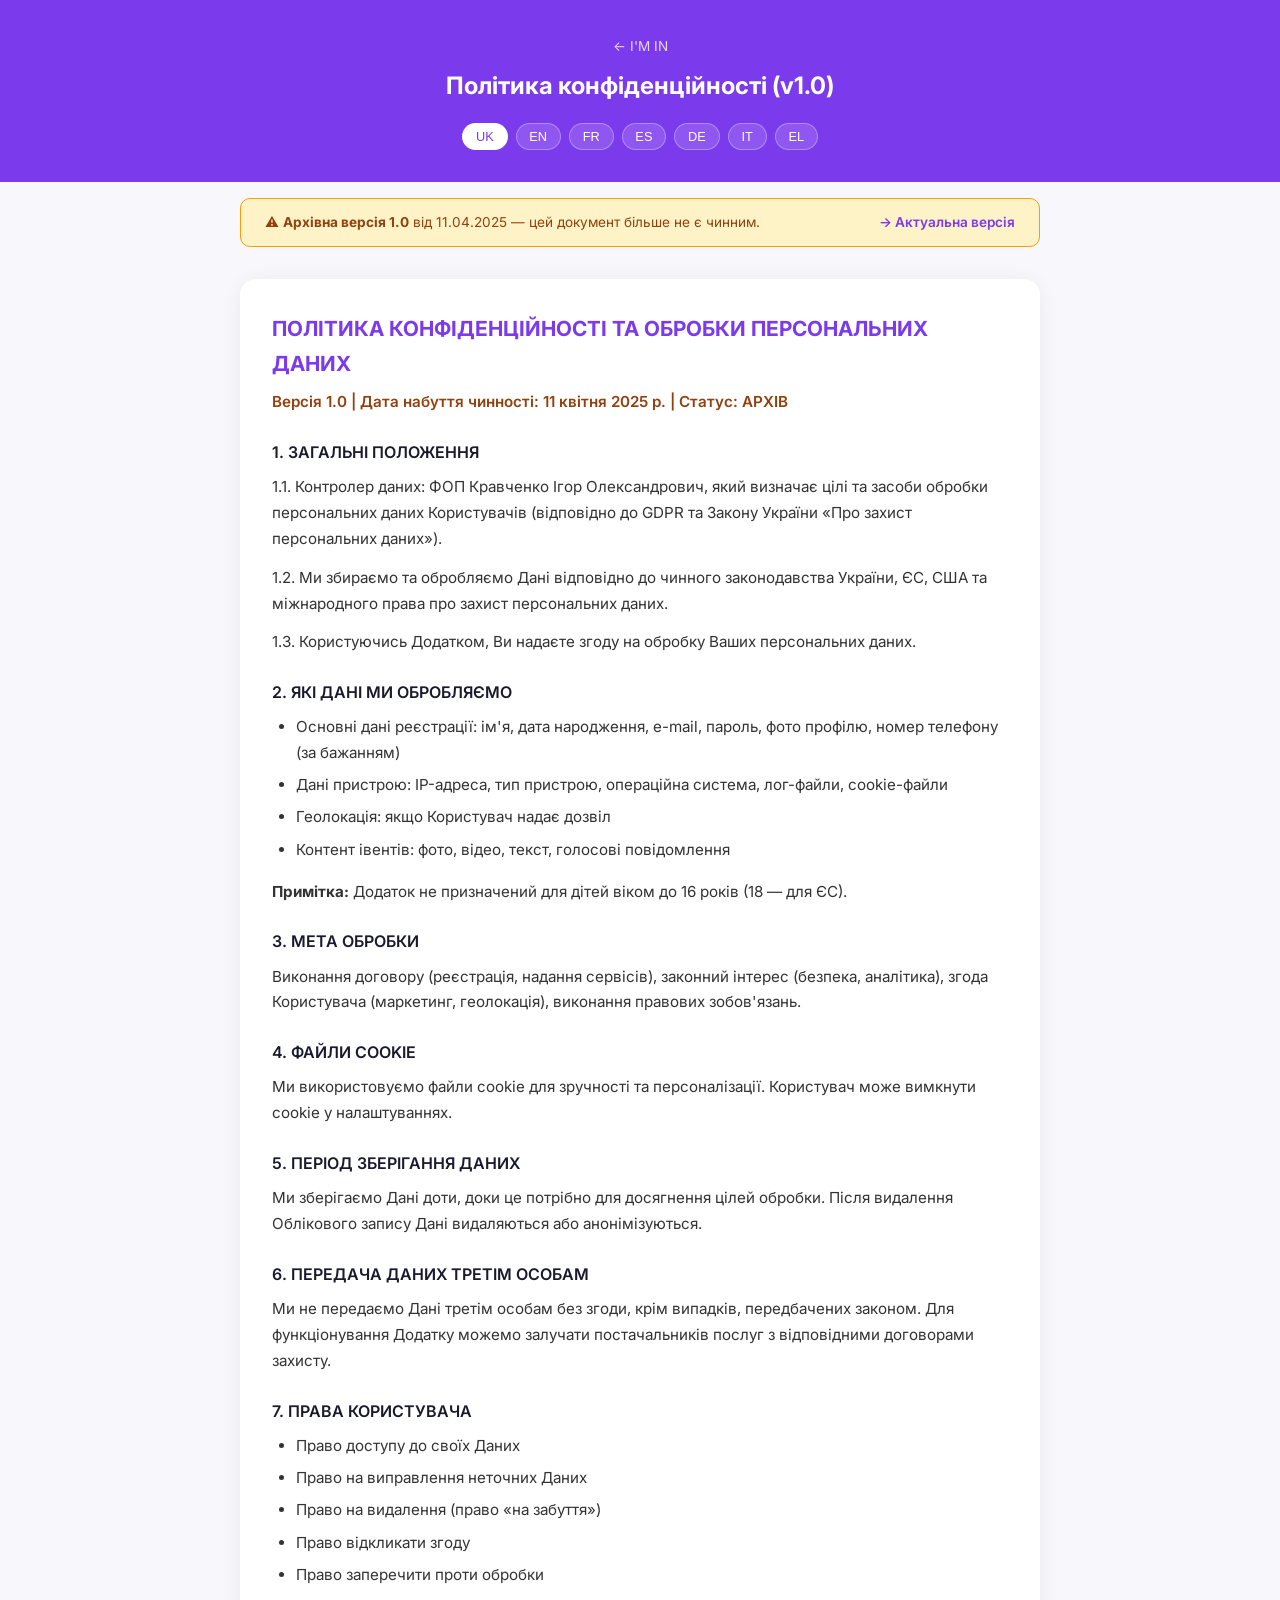
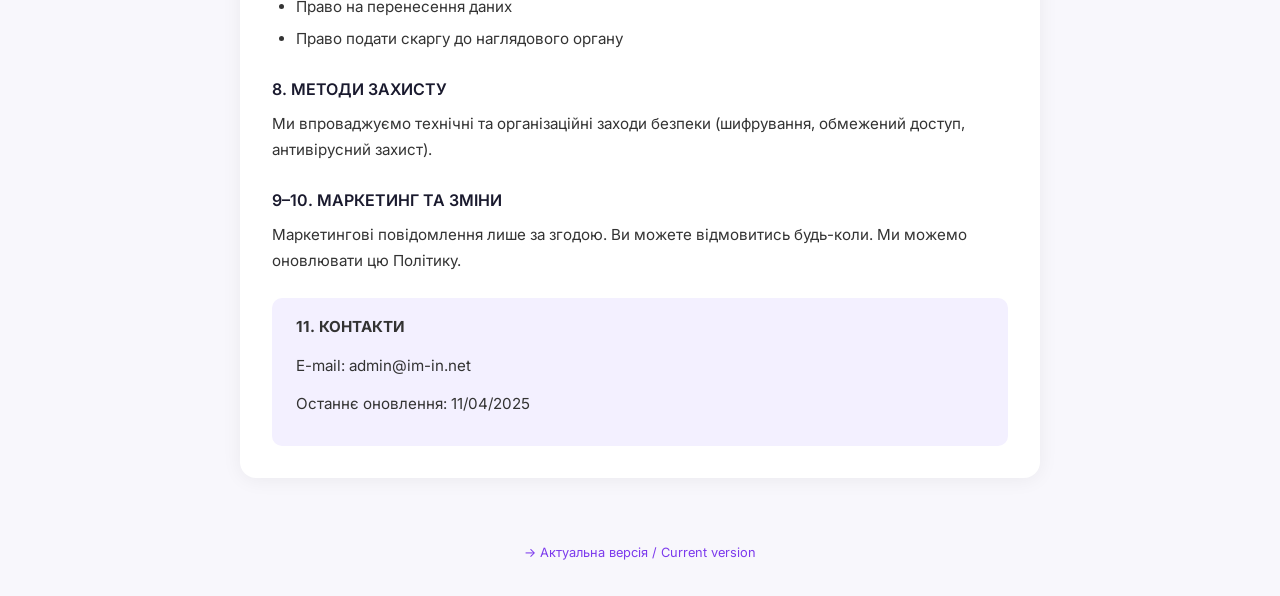
<file: privacy-v1.html>
<!DOCTYPE html>
<html lang="uk">
<head>
    <meta charset="UTF-8">
    <meta name="viewport" content="width=device-width, initial-scale=1.0">
    <title>I'M IN — Політика конфіденційності v1.0 (Архів)</title>
    <meta name="description" content="Архівна версія 1.0 Політики конфіденційності додатку I'M IN від 11.04.2025.">
    <meta name="robots" content="noindex, nofollow">
    <link rel="icon" type="image/svg+xml" href="favicon.svg">
    <link href="https://fonts.googleapis.com/css2?family=Inter:wght@300;400;500;600;700&display=swap" rel="stylesheet">
    <style>
        * { margin: 0; padding: 0; box-sizing: border-box; }
        body { font-family: 'Inter', sans-serif; background: #f8f7fc; color: #1a1a2e; line-height: 1.7; }
        .doc-header { background: #7C3AED; color: white; padding: 2rem 0; text-align: center; }
        .doc-header h1 { font-size: 1.5rem; font-weight: 700; }
        .doc-header .back { color: rgba(255,255,255,0.8); text-decoration: none; font-size: 0.85rem; display: inline-block; margin-bottom: 0.5rem; }
        .doc-header .back:hover { color: white; }
        .lang-switcher { display: flex; justify-content: center; gap: 0.5rem; flex-wrap: wrap; margin-top: 1rem; }
        .lang-switcher button { background: rgba(255,255,255,0.15); border: 1px solid rgba(255,255,255,0.3); color: white; padding: 0.3rem 0.8rem; border-radius: 20px; cursor: pointer; font-size: 0.8rem; transition: all 0.2s; }
        .lang-switcher button:hover, .lang-switcher button.active { background: white; color: #7C3AED; }
        .archive-banner { max-width: 800px; margin: 1rem auto 0; padding: 0.75rem 1.5rem; background: #FEF3C7; border: 1px solid #F59E0B; border-radius: 10px; display: flex; justify-content: space-between; align-items: center; font-size: 0.85rem; color: #92400E; flex-wrap: wrap; gap: 0.5rem; }
        .archive-banner a { color: #7C3AED; text-decoration: none; font-weight: 600; }
        .archive-banner a:hover { text-decoration: underline; }
        .doc-container { max-width: 800px; margin: 2rem auto; padding: 2rem; background: white; border-radius: 16px; box-shadow: 0 2px 20px rgba(0,0,0,0.06); }
        .doc-content { display: none; }
        .doc-content.active { display: block; }
        h2 { font-size: 1.3rem; color: #7C3AED; margin: 2rem 0 0.5rem; font-weight: 700; }
        h2:first-child { margin-top: 0; }
        h3 { font-size: 1rem; margin: 1.5rem 0 0.5rem; font-weight: 600; }
        p { margin-bottom: 0.8rem; font-size: 0.95rem; color: #333; }
        ul { margin: 0.5rem 0 1rem 1.5rem; }
        li { margin-bottom: 0.4rem; font-size: 0.95rem; color: #333; }
        .contact-info { background: #f3f0ff; padding: 1rem 1.5rem; border-radius: 10px; margin-top: 1.5rem; }
        .doc-footer { text-align: center; padding: 2rem; color: #999; font-size: 0.8rem; }
        @media (max-width: 600px) {
            .doc-container { margin: 1rem; padding: 1.5rem; }
            h2 { font-size: 1.1rem; }
            .archive-banner { flex-direction: column; text-align: center; }
        }
    </style>
</head>
<body>
    <div class="doc-header">
        <a href="index.html" class="back">← I'M IN</a>
        <h1 id="page-title">Політика конфіденційності</h1>
        <div class="lang-switcher" id="lang-switcher">
            <button data-lang="uk" class="active">UK</button>
            <button data-lang="en">EN</button>
            <button data-lang="fr">FR</button>
            <button data-lang="es">ES</button>
            <button data-lang="de">DE</button>
            <button data-lang="it">IT</button>
            <button data-lang="el">EL</button>
        </div>
    </div>

    <div class="archive-banner">
        <span>⚠️ <strong>Архівна версія 1.0</strong> від 11.04.2025 — цей документ більше не є чинним.</span>
        <a href="privacy.html">→ Актуальна версія</a>
    </div>

    <div class="doc-container">
        <!-- Ukrainian -->
        <div class="doc-content active" id="doc-uk">
            <h2>ПОЛІТИКА КОНФІДЕНЦІЙНОСТІ ТА ОБРОБКИ ПЕРСОНАЛЬНИХ ДАНИХ</h2>
            <p style="color:#92400E;font-weight:600;margin-bottom:1.5rem;">Версія 1.0 | Дата набуття чинності: 11 квітня 2025 р. | Статус: АРХІВ</p>

            <h3>1. ЗАГАЛЬНІ ПОЛОЖЕННЯ</h3>
            <p>1.1. Контролер даних: ФОП Кравченко Ігор Олександрович, який визначає цілі та засоби обробки персональних даних Користувачів (відповідно до GDPR та Закону України «Про захист персональних даних»).</p>
            <p>1.2. Ми збираємо та обробляємо Дані відповідно до чинного законодавства України, ЄС, США та міжнародного права про захист персональних даних.</p>
            <p>1.3. Користуючись Додатком, Ви надаєте згоду на обробку Ваших персональних даних.</p>

            <h3>2. ЯКІ ДАНІ МИ ОБРОБЛЯЄМО</h3>
            <ul>
                <li>Основні дані реєстрації: ім'я, дата народження, e-mail, пароль, фото профілю, номер телефону (за бажанням)</li>
                <li>Дані пристрою: IP-адреса, тип пристрою, операційна система, лог-файли, cookie-файли</li>
                <li>Геолокація: якщо Користувач надає дозвіл</li>
                <li>Контент івентів: фото, відео, текст, голосові повідомлення</li>
            </ul>
            <p><strong>Примітка:</strong> Додаток не призначений для дітей віком до 16 років (18 — для ЄС).</p>

            <h3>3. МЕТА ОБРОБКИ</h3>
            <p>Виконання договору (реєстрація, надання сервісів), законний інтерес (безпека, аналітика), згода Користувача (маркетинг, геолокація), виконання правових зобов'язань.</p>

            <h3>4. ФАЙЛИ COOKIE</h3>
            <p>Ми використовуємо файли cookie для зручності та персоналізації. Користувач може вимкнути cookie у налаштуваннях.</p>

            <h3>5. ПЕРІОД ЗБЕРІГАННЯ ДАНИХ</h3>
            <p>Ми зберігаємо Дані доти, доки це потрібно для досягнення цілей обробки. Після видалення Облікового запису Дані видаляються або анонімізуються.</p>

            <h3>6. ПЕРЕДАЧА ДАНИХ ТРЕТІМ ОСОБАМ</h3>
            <p>Ми не передаємо Дані третім особам без згоди, крім випадків, передбачених законом. Для функціонування Додатку можемо залучати постачальників послуг з відповідними договорами захисту.</p>

            <h3>7. ПРАВА КОРИСТУВАЧА</h3>
            <ul>
                <li>Право доступу до своїх Даних</li>
                <li>Право на виправлення неточних Даних</li>
                <li>Право на видалення (право «на забуття»)</li>
                <li>Право відкликати згоду</li>
                <li>Право заперечити проти обробки</li>
                <li>Право на перенесення даних</li>
                <li>Право подати скаргу до наглядового органу</li>
            </ul>

            <h3>8. МЕТОДИ ЗАХИСТУ</h3>
            <p>Ми впроваджуємо технічні та організаційні заходи безпеки (шифрування, обмежений доступ, антивірусний захист).</p>

            <h3>9–10. МАРКЕТИНГ ТА ЗМІНИ</h3>
            <p>Маркетингові повідомлення лише за згодою. Ви можете відмовитись будь-коли. Ми можемо оновлювати цю Політику.</p>

            <div class="contact-info">
                <p><strong>11. КОНТАКТИ</strong></p>
                <p>E-mail: admin@im-in.net</p>
                <p>Останнє оновлення: 11/04/2025</p>
            </div>
        </div>

        <!-- English -->
        <div class="doc-content" id="doc-en">
            <h2>PRIVACY AND DATA PROCESSING POLICY</h2>
            <p style="color:#92400E;font-weight:600;margin-bottom:1.5rem;">Version 1.0 | Effective date: April 11, 2025 | Status: ARCHIVED</p>

            <h3>1. GENERAL PROVISIONS</h3>
            <p>1.1. Data Controller: Individual Entrepreneur Kravchenko Igor Oleksandrovych, who determines the purposes and means of processing Users' personal data (in accordance with GDPR and Ukrainian Data Protection Law).</p>
            <p>1.2. We collect and process Data in accordance with applicable laws of Ukraine, EU, USA, and international data protection law.</p>
            <p>1.3. By using the App, You consent to the processing of Your personal data.</p>

            <h3>2. WHAT DATA WE PROCESS</h3>
            <ul>
                <li>Registration data: name, date of birth, email, password, profile photo, phone number (optional)</li>
                <li>Device data: IP address, device type, operating system, log files, cookies</li>
                <li>Geolocation: if the User grants permission</li>
                <li>Event content: photos, videos, text, voice messages</li>
            </ul>
            <p><strong>Note:</strong> The App is not intended for children under 16 (18 for the EU).</p>

            <h3>3. PURPOSE OF PROCESSING</h3>
            <p>Contract performance (registration, services), legitimate interest (security, analytics), User consent (marketing, geolocation), legal obligations.</p>

            <h3>4. COOKIES</h3>
            <p>We use cookies for convenience and personalization. Users can disable cookies in their settings.</p>

            <h3>5. DATA RETENTION PERIOD</h3>
            <p>We retain Data as long as necessary for processing purposes. After Account deletion, Data is deleted or anonymized.</p>

            <h3>6. DATA TRANSFER TO THIRD PARTIES</h3>
            <p>We do not transfer Data to third parties without consent, except as required by law. We may engage service providers with appropriate data protection agreements.</p>

            <h3>7. USER RIGHTS</h3>
            <ul>
                <li>Right of access to your Data</li>
                <li>Right to rectification of inaccurate Data</li>
                <li>Right to erasure ("right to be forgotten")</li>
                <li>Right to withdraw consent</li>
                <li>Right to object to processing</li>
                <li>Right to data portability</li>
                <li>Right to lodge a complaint with a supervisory authority</li>
            </ul>

            <h3>8. SECURITY MEASURES</h3>
            <p>We implement technical and organizational security measures (encryption, restricted access, antivirus protection).</p>

            <h3>9–10. MARKETING AND CHANGES</h3>
            <p>Marketing messages only with consent. You can opt out at any time. We may update this Policy.</p>

            <div class="contact-info">
                <p><strong>11. CONTACT</strong></p>
                <p>Email: admin@im-in.net</p>
                <p>Last updated: 11/04/2025</p>
            </div>
        </div>

        <!-- French -->
        <div class="doc-content" id="doc-fr">
            <h2>POLITIQUE DE CONFIDENTIALITÉ ET DE TRAITEMENT DES DONNÉES</h2>
            <p style="color:#92400E;font-weight:600;margin-bottom:1.5rem;">Version 1.0 | Date d'effet : 11 avril 2025 | Statut : ARCHIVÉ</p>

            <h3>1. DISPOSITIONS GÉNÉRALES</h3>
            <p>Responsable du traitement : Entrepreneur Individuel Kravchenko Igor Oleksandrovych. Nous collectons et traitons les Données conformément au RGPD et aux lois ukrainiennes sur la protection des données.</p>

            <h3>2. DONNÉES TRAITÉES</h3>
            <ul>
                <li>Données d'inscription : nom, date de naissance, email, mot de passe, photo de profil, téléphone (optionnel)</li>
                <li>Données de l'appareil : adresse IP, type d'appareil, système d'exploitation, cookies</li>
                <li>Géolocalisation : avec permission de l'Utilisateur</li>
                <li>Contenu : photos, vidéos, textes, messages vocaux</li>
            </ul>

            <h3>3–6. FINALITÉS, COOKIES, CONSERVATION, TRANSFERTS</h3>
            <p>Traitement pour l'exécution du contrat, l'intérêt légitime et le consentement. Cookies utilisés pour la personnalisation. Données conservées aussi longtemps que nécessaire. Pas de transfert sans consentement sauf obligation légale.</p>

            <h3>7. DROITS DE L'UTILISATEUR</h3>
            <ul>
                <li>Droit d'accès, de rectification, d'effacement</li>
                <li>Droit de retirer le consentement</li>
                <li>Droit d'opposition et de portabilité</li>
                <li>Droit de porter plainte auprès d'une autorité de contrôle</li>
            </ul>

            <h3>8–10. SÉCURITÉ, MARKETING, MODIFICATIONS</h3>
            <p>Mesures de sécurité techniques et organisationnelles. Messages marketing uniquement avec consentement. Politique pouvant être mise à jour.</p>

            <div class="contact-info">
                <p><strong>11. CONTACT</strong></p>
                <p>Email : admin@im-in.net</p>
                <p>Dernière mise à jour : 11/04/2025</p>
            </div>
        </div>

        <!-- Spanish -->
        <div class="doc-content" id="doc-es">
            <h2>POLÍTICA DE PRIVACIDAD Y PROCESAMIENTO DE DATOS</h2>
            <p style="color:#92400E;font-weight:600;margin-bottom:1.5rem;">Versión 1.0 | Fecha de vigencia: 11 de abril de 2025 | Estado: ARCHIVADO</p>

            <h3>1. DISPOSICIONES GENERALES</h3>
            <p>Responsable del tratamiento: Empresario Individual Kravchenko Igor Oleksandrovych. Recopilamos y procesamos Datos de acuerdo con el RGPD y las leyes ucranianas de protección de datos.</p>

            <h3>2. DATOS PROCESADOS</h3>
            <ul>
                <li>Datos de registro: nombre, fecha de nacimiento, email, contraseña, foto de perfil, teléfono (opcional)</li>
                <li>Datos del dispositivo: dirección IP, tipo de dispositivo, sistema operativo, cookies</li>
                <li>Geolocalización: con permiso del Usuario</li>
                <li>Contenido: fotos, videos, textos, mensajes de voz</li>
            </ul>

            <h3>3–6. FINALIDADES, COOKIES, RETENCIÓN, TRANSFERENCIAS</h3>
            <p>Procesamiento para ejecución del contrato, interés legítimo y consentimiento. Cookies para personalización. Datos conservados el tiempo necesario. Sin transferencias sin consentimiento excepto por ley.</p>

            <h3>7. DERECHOS DEL USUARIO</h3>
            <ul>
                <li>Derecho de acceso, rectificación, supresión</li>
                <li>Derecho a retirar el consentimiento</li>
                <li>Derecho de oposición y portabilidad</li>
                <li>Derecho a presentar reclamación ante la autoridad de control</li>
            </ul>

            <div class="contact-info">
                <p><strong>11. CONTACTO</strong></p>
                <p>Email: admin@im-in.net</p>
                <p>Última actualización: 11/04/2025</p>
            </div>
        </div>

        <!-- German -->
        <div class="doc-content" id="doc-de">
            <h2>DATENSCHUTZ- UND DATENVERARBEITUNGSRICHTLINIE</h2>
            <p style="color:#92400E;font-weight:600;margin-bottom:1.5rem;">Version 1.0 | Gültigkeitsdatum: 11. April 2025 | Status: ARCHIVIERT</p>

            <h3>1. ALLGEMEINE BESTIMMUNGEN</h3>
            <p>Verantwortlicher: Einzelunternehmer Kravchenko Igor Oleksandrovych. Wir erheben und verarbeiten Daten gemäß DSGVO und ukrainischem Datenschutzrecht.</p>

            <h3>2. VERARBEITETE DATEN</h3>
            <ul>
                <li>Registrierungsdaten: Name, Geburtsdatum, E-Mail, Passwort, Profilfoto, Telefonnummer (optional)</li>
                <li>Gerätedaten: IP-Adresse, Gerätetyp, Betriebssystem, Cookies</li>
                <li>Geolokalisierung: mit Genehmigung des Nutzers</li>
                <li>Inhalte: Fotos, Videos, Texte, Sprachnachrichten</li>
            </ul>

            <h3>3–6. ZWECKE, COOKIES, AUFBEWAHRUNG, ÜBERMITTLUNG</h3>
            <p>Verarbeitung zur Vertragserfüllung, berechtigtes Interesse und Einwilligung. Cookies zur Personalisierung. Daten so lange wie nötig aufbewahrt. Keine Übermittlung ohne Einwilligung außer gesetzlich vorgeschrieben.</p>

            <h3>7. NUTZERRECHTE</h3>
            <ul>
                <li>Recht auf Auskunft, Berichtigung, Löschung</li>
                <li>Recht auf Widerruf der Einwilligung</li>
                <li>Widerspruchsrecht und Recht auf Datenübertragbarkeit</li>
                <li>Beschwerderecht bei einer Aufsichtsbehörde</li>
            </ul>

            <div class="contact-info">
                <p><strong>11. KONTAKT</strong></p>
                <p>E-Mail: admin@im-in.net</p>
                <p>Letzte Aktualisierung: 11.04.2025</p>
            </div>
        </div>

        <!-- Italian -->
        <div class="doc-content" id="doc-it">
            <h2>INFORMATIVA SULLA PRIVACY E SUL TRATTAMENTO DEI DATI</h2>
            <p style="color:#92400E;font-weight:600;margin-bottom:1.5rem;">Versione 1.0 | Data di validità: 11 aprile 2025 | Stato: ARCHIVIATO</p>

            <h3>1. DISPOSIZIONI GENERALI</h3>
            <p>Titolare del trattamento: Imprenditore Individuale Kravchenko Igor Oleksandrovych. Raccogliamo e trattiamo i Dati in conformità al GDPR e alle leggi ucraine sulla protezione dei dati.</p>

            <h3>2. DATI TRATTATI</h3>
            <ul>
                <li>Dati di registrazione: nome, data di nascita, email, password, foto profilo, telefono (opzionale)</li>
                <li>Dati del dispositivo: indirizzo IP, tipo di dispositivo, sistema operativo, cookie</li>
                <li>Geolocalizzazione: con permesso dell'Utente</li>
                <li>Contenuti: foto, video, testi, messaggi vocali</li>
            </ul>

            <h3>3–6. FINALITÀ, COOKIE, CONSERVAZIONE, TRASFERIMENTI</h3>
            <p>Trattamento per esecuzione del contratto, interesse legittimo e consenso. Cookie per personalizzazione. Dati conservati il tempo necessario. Nessun trasferimento senza consenso salvo obbligo di legge.</p>

            <h3>7. DIRITTI DELL'UTENTE</h3>
            <ul>
                <li>Diritto di accesso, rettifica, cancellazione</li>
                <li>Diritto di revocare il consenso</li>
                <li>Diritto di opposizione e portabilità</li>
                <li>Diritto di reclamo presso un'autorità di controllo</li>
            </ul>

            <div class="contact-info">
                <p><strong>11. CONTATTI</strong></p>
                <p>Email: admin@im-in.net</p>
                <p>Ultimo aggiornamento: 11/04/2025</p>
            </div>
        </div>

        <!-- Greek -->
        <div class="doc-content" id="doc-el">
            <h2>ΠΟΛΙΤΙΚΗ ΑΠΟΡΡΗΤΟΥ ΚΑΙ ΕΠΕΞΕΡΓΑΣΙΑΣ ΔΕΔΟΜΕΝΩΝ</h2>
            <p style="color:#92400E;font-weight:600;margin-bottom:1.5rem;">Έκδοση 1.0 | Ημερομηνία ισχύος: 11 Απριλίου 2025 | Κατάσταση: ΑΡΧΕΙΟ</p>

            <h3>1. ΓΕΝΙΚΕΣ ΔΙΑΤΑΞΕΙΣ</h3>
            <p>Υπεύθυνος επεξεργασίας: Ατομικός Επιχειρηματίας Kravchenko Igor Oleksandrovych. Συλλέγουμε και επεξεργαζόμαστε Δεδομένα σύμφωνα με τον GDPR και τους ουκρανικούς νόμους προστασίας δεδομένων.</p>

            <h3>2. ΔΕΔΟΜΕΝΑ ΠΟΥ ΕΠΕΞΕΡΓΑΖΟΜΑΣΤΕ</h3>
            <ul>
                <li>Δεδομένα εγγραφής: όνομα, ημερομηνία γέννησης, email, κωδικός, φωτογραφία προφίλ, τηλέφωνο (προαιρετικά)</li>
                <li>Δεδομένα συσκευής: διεύθυνση IP, τύπος συσκευής, λειτουργικό σύστημα, cookies</li>
                <li>Γεωτοποθεσία: με άδεια του Χρήστη</li>
                <li>Περιεχόμενο: φωτογραφίες, βίντεο, κείμενα, φωνητικά μηνύματα</li>
            </ul>

            <h3>3–6. ΣΚΟΠΟΙ, COOKIES, ΔΙΑΤΗΡΗΣΗ, ΜΕΤΑΦΟΡΕΣ</h3>
            <p>Επεξεργασία για εκτέλεση σύμβασης, νόμιμο συμφέρον και συγκατάθεση. Cookies για εξατομίκευση. Δεδομένα που διατηρούνται όσο χρειάζεται. Χωρίς μεταφορά χωρίς συγκατάθεση εκτός αν απαιτείται από τον νόμο.</p>

            <h3>7. ΔΙΚΑΙΩΜΑΤΑ ΧΡΗΣΤΗ</h3>
            <ul>
                <li>Δικαίωμα πρόσβασης, διόρθωσης, διαγραφής</li>
                <li>Δικαίωμα ανάκλησης συγκατάθεσης</li>
                <li>Δικαίωμα αντίρρησης και φορητότητας</li>
                <li>Δικαίωμα υποβολής καταγγελίας σε εποπτική αρχή</li>
            </ul>

            <div class="contact-info">
                <p><strong>11. ΕΠΙΚΟΙΝΩΝΙΑ</strong></p>
                <p>Email: admin@im-in.net</p>
                <p>Τελευταία ενημέρωση: 11/04/2025</p>
            </div>
        </div>
    </div>

    <div class="doc-footer">
        <a href="privacy.html" style="color:#7C3AED;text-decoration:none;">→ Актуальна версія / Current version</a>
    </div>

    <script>
    (function() {
        const titles = {uk:'Політика конфіденційності (v1.0)',en:'Privacy Policy (v1.0)',fr:'Politique de confidentialité (v1.0)',es:'Política de privacidad (v1.0)',de:'Datenschutzrichtlinie (v1.0)',it:'Informativa sulla privacy (v1.0)',el:'Πολιτική απορρήτου (v1.0)'};
        const urlLang = new URLSearchParams(window.location.search).get('lang');
        const saved = urlLang || localStorage.getItem('language') || 'uk';
        let current = titles[saved] ? saved : 'uk';

        function setLang(lang) {
            current = lang;
            document.querySelectorAll('.doc-content').forEach(el => el.classList.remove('active'));
            document.getElementById('doc-' + lang).classList.add('active');
            document.querySelectorAll('.lang-switcher button').forEach(btn => {
                btn.classList.toggle('active', btn.dataset.lang === lang);
            });
            document.getElementById('page-title').textContent = titles[lang] || titles['uk'];
            document.title = "I'M IN — " + (titles[lang] || titles['uk']);
        }

        setLang(current);

        document.querySelectorAll('.lang-switcher button').forEach(btn => {
            btn.addEventListener('click', () => setLang(btn.dataset.lang));
        });
    })();
    </script>
</body>
</html>
</file>
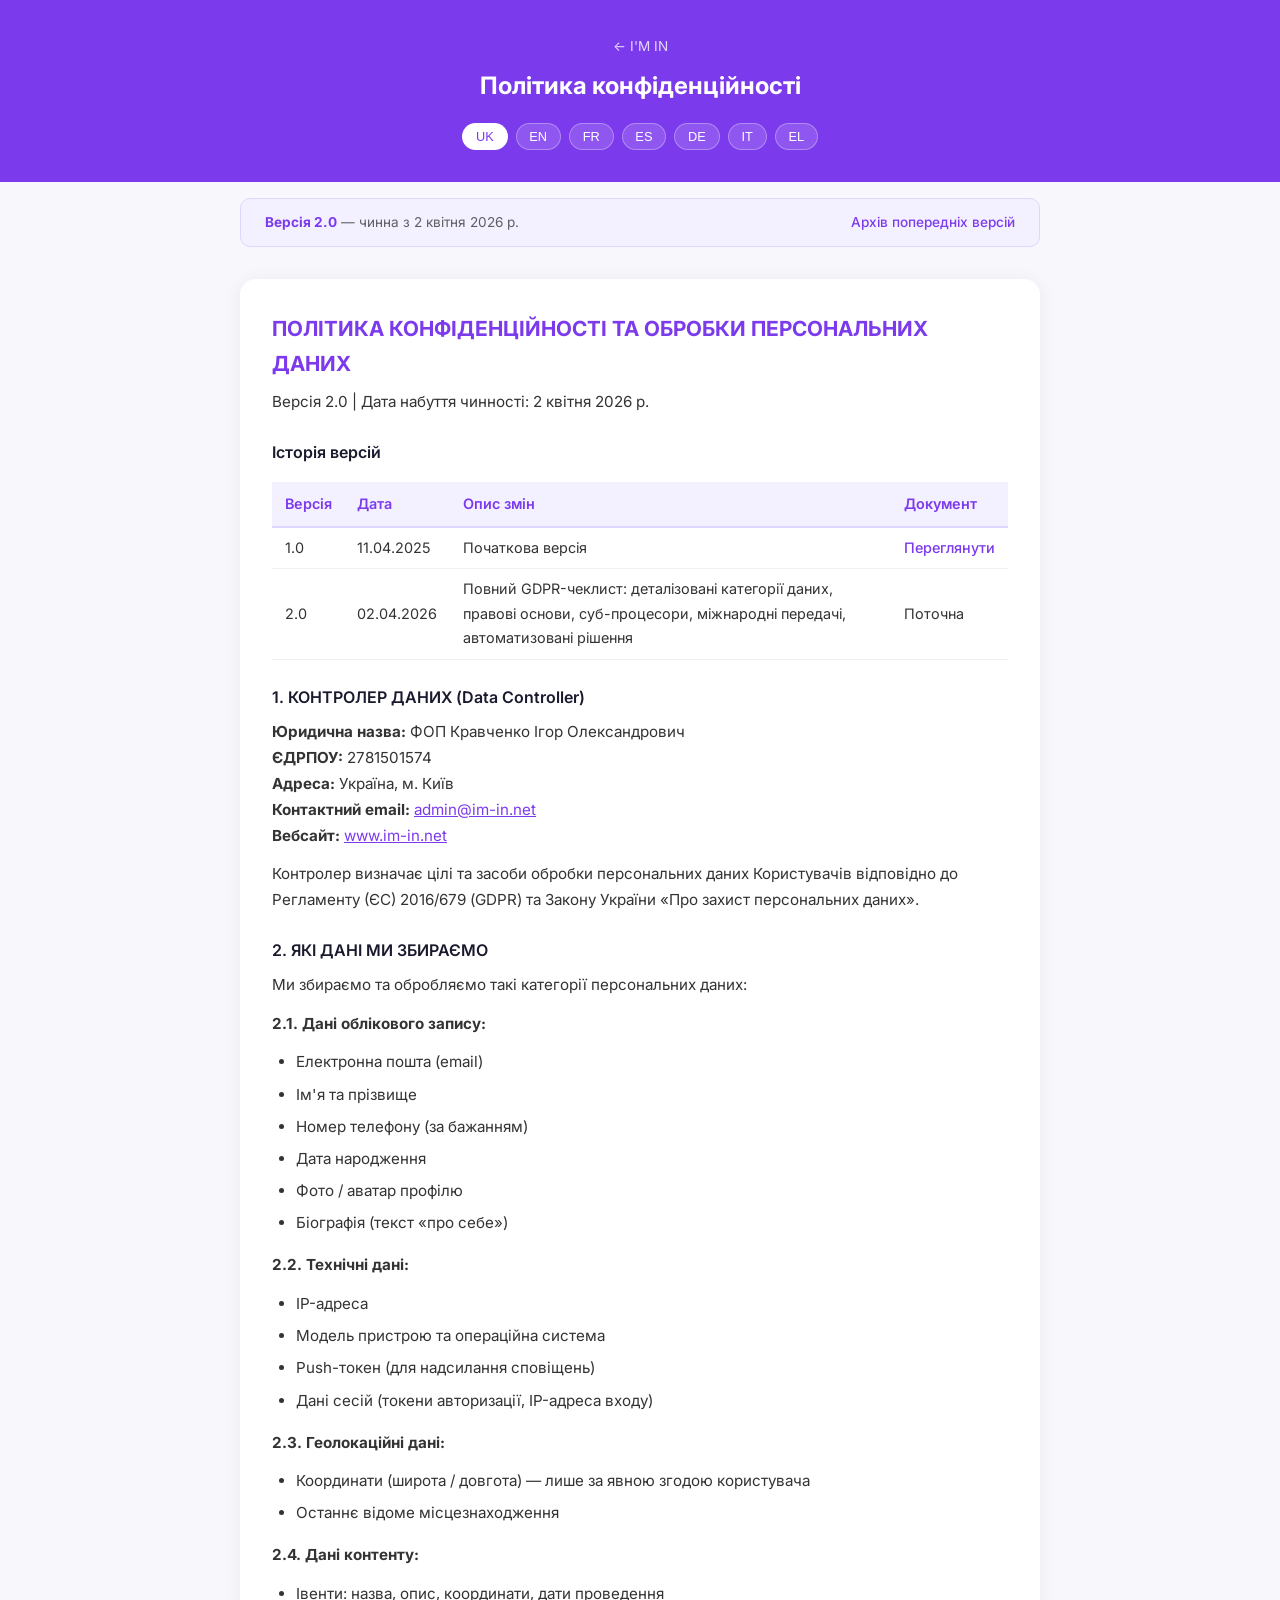
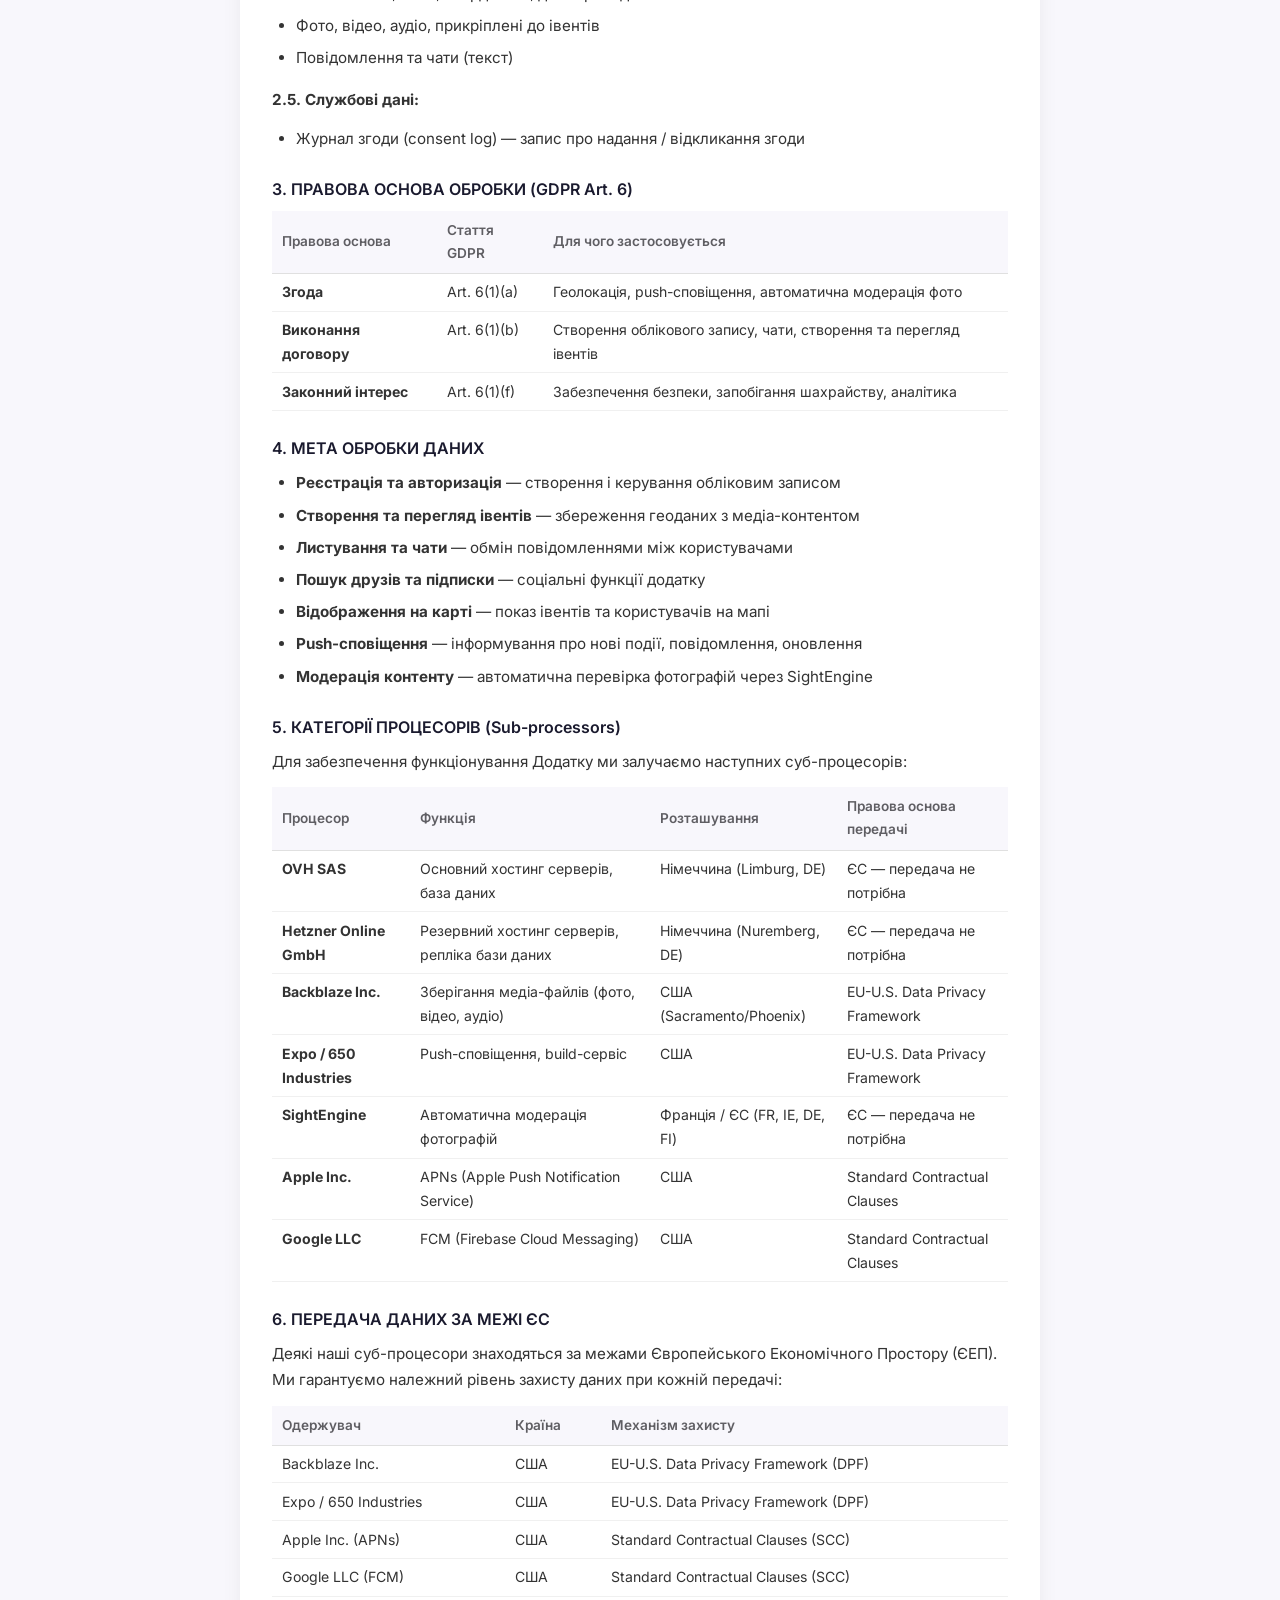
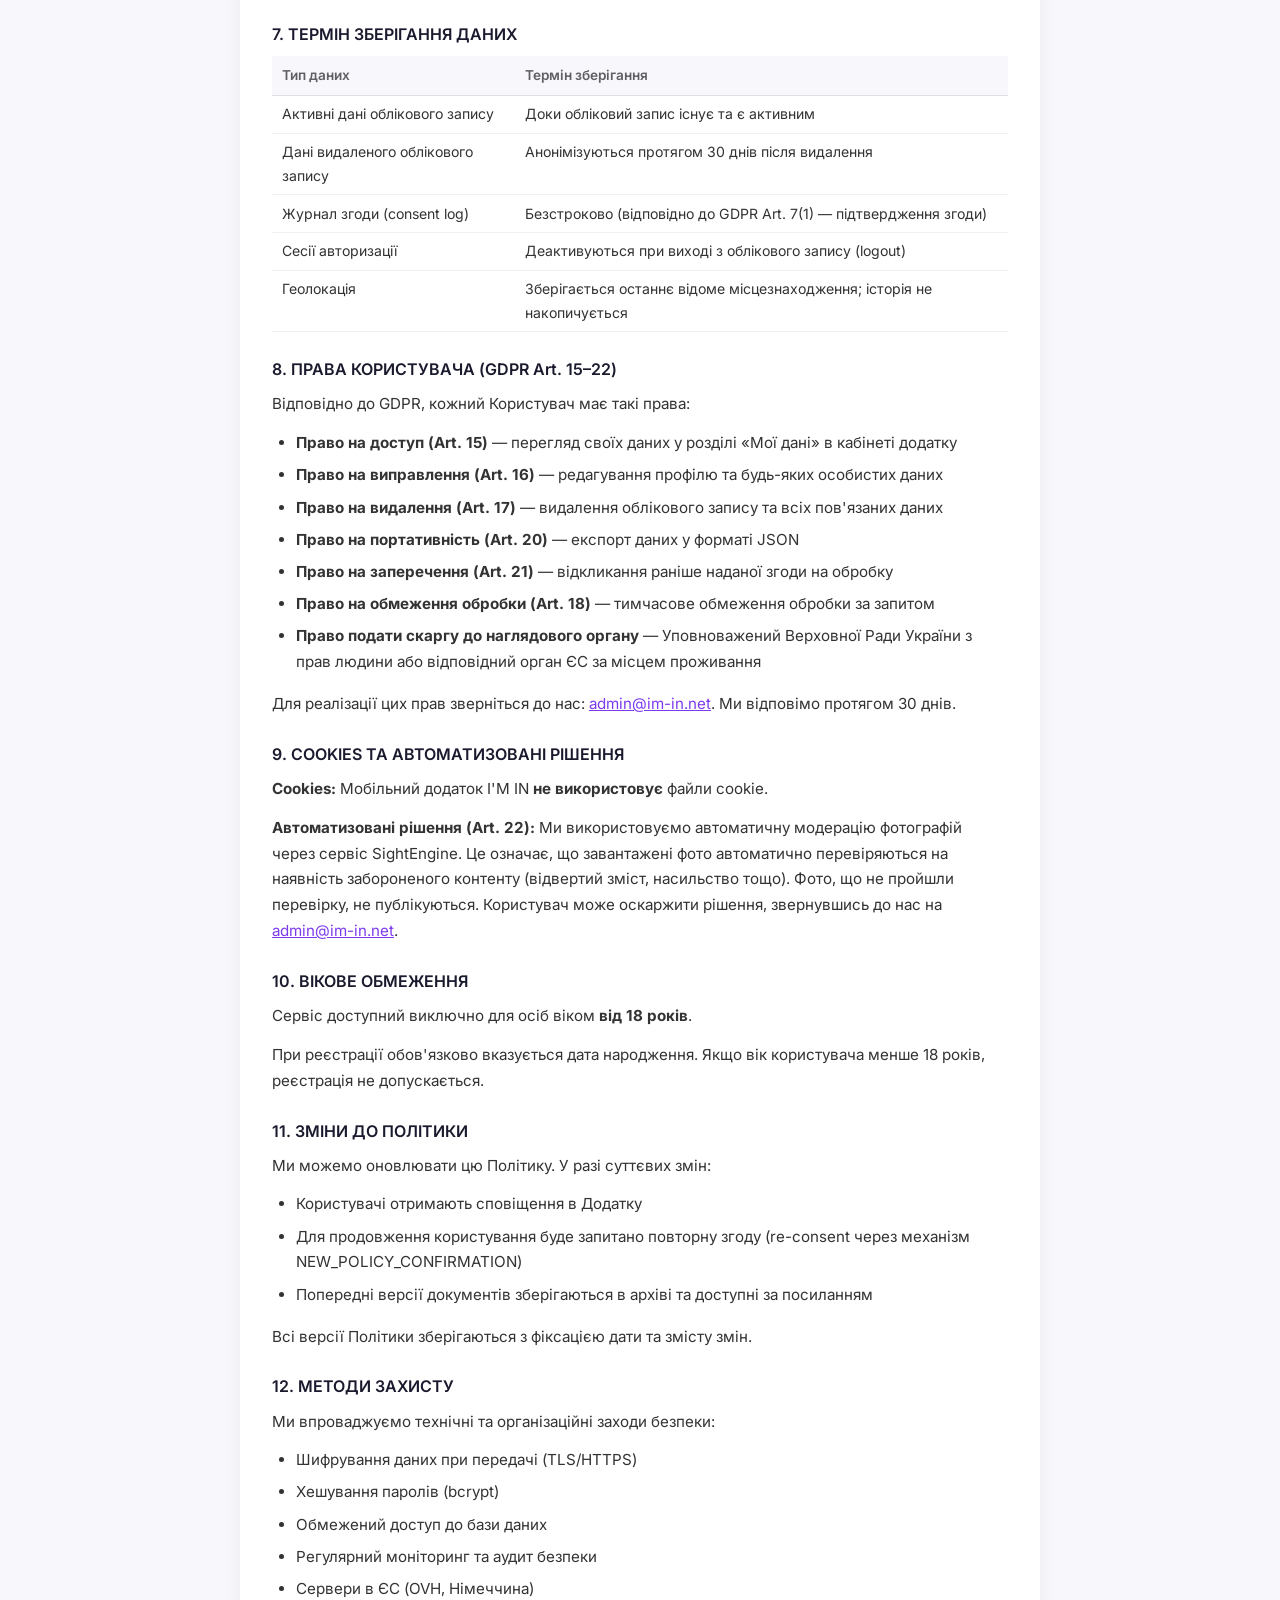
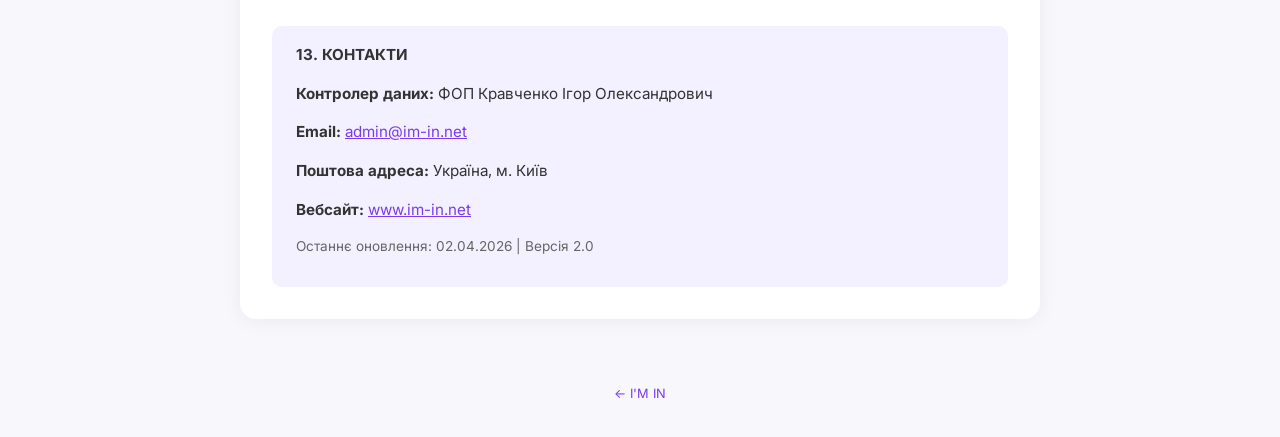
<file: privacy.html>
<!DOCTYPE html>
<html lang="uk">
<head>
    <meta charset="UTF-8">
    <meta name="viewport" content="width=device-width, initial-scale=1.0">
    <title>I'M IN — Політика конфіденційності / Privacy Policy</title>
    <meta name="description" content="Політика конфіденційності додатку I'M IN v2.0. Як ми збираємо, використовуємо та захищаємо ваші персональні дані відповідно до GDPR.">
    <link rel="canonical" href="https://www.im-in.net/privacy.html">
    <meta name="robots" content="index, follow">
    <meta property="og:type" content="article">
    <meta property="og:url" content="https://www.im-in.net/privacy.html">
    <meta property="og:title" content="I'M IN — Політика конфіденційності">
    <meta property="og:description" content="Як I'M IN збирає, використовує та захищає ваші персональні дані відповідно до GDPR.">
    <meta property="og:site_name" content="I'M IN">
    <script type="application/ld+json">
    {
        "@context": "https://schema.org",
        "@type": "WebPage",
        "name": "Політика конфіденційності I'M IN",
        "url": "https://www.im-in.net/privacy.html",
        "description": "Політика конфіденційності додатку I'M IN v2.0",
        "breadcrumb": {
            "@type": "BreadcrumbList",
            "itemListElement": [
                {"@type": "ListItem", "position": 1, "name": "Головна", "item": "https://www.im-in.net/"},
                {"@type": "ListItem", "position": 2, "name": "Політика конфіденційності", "item": "https://www.im-in.net/privacy.html"}
            ]
        }
    }
    </script>
    <link rel="icon" type="image/svg+xml" href="favicon.svg">
    <link href="https://fonts.googleapis.com/css2?family=Inter:wght@300;400;500;600;700&display=swap" rel="stylesheet">
    <style>
        * { margin: 0; padding: 0; box-sizing: border-box; }
        body { font-family: 'Inter', sans-serif; background: #f8f7fc; color: #1a1a2e; line-height: 1.7; }
        .doc-header { background: #7C3AED; color: white; padding: 2rem 0; text-align: center; }
        .doc-header h1 { font-size: 1.5rem; font-weight: 700; }
        .doc-header .back { color: rgba(255,255,255,0.8); text-decoration: none; font-size: 0.85rem; display: inline-block; margin-bottom: 0.5rem; }
        .doc-header .back:hover { color: white; }
        .lang-switcher { display: flex; justify-content: center; gap: 0.5rem; flex-wrap: wrap; margin-top: 1rem; }
        .lang-switcher button { background: rgba(255,255,255,0.15); border: 1px solid rgba(255,255,255,0.3); color: white; padding: 0.3rem 0.8rem; border-radius: 20px; cursor: pointer; font-size: 0.8rem; transition: all 0.2s; }
        .lang-switcher button:hover, .lang-switcher button.active { background: white; color: #7C3AED; }
        .version-bar { max-width: 800px; margin: 1rem auto 0; padding: 0.75rem 1.5rem; background: #f3f0ff; border: 1px solid #DDD6FE; border-radius: 10px; display: flex; justify-content: space-between; align-items: center; font-size: 0.85rem; color: #5F5E63; flex-wrap: wrap; gap: 0.5rem; }
        .version-bar strong { color: #7C3AED; }
        .version-bar a { color: #7C3AED; text-decoration: none; font-weight: 500; }
        .version-bar a:hover { text-decoration: underline; }
        .doc-container { max-width: 800px; margin: 2rem auto; padding: 2rem; background: white; border-radius: 16px; box-shadow: 0 2px 20px rgba(0,0,0,0.06); }
        .doc-content { display: none; }
        .doc-content.active { display: block; }
        h2 { font-size: 1.3rem; color: #7C3AED; margin: 2rem 0 0.5rem; font-weight: 700; }
        h2:first-child { margin-top: 0; }
        h3 { font-size: 1rem; margin: 1.5rem 0 0.5rem; font-weight: 600; }
        p { margin-bottom: 0.8rem; font-size: 0.95rem; color: #333; }
        ul, ol { margin: 0.5rem 0 1rem 1.5rem; }
        li { margin-bottom: 0.4rem; font-size: 0.95rem; color: #333; }
        .contact-info { background: #f3f0ff; padding: 1rem 1.5rem; border-radius: 10px; margin-top: 1.5rem; }
        .doc-footer { text-align: center; padding: 2rem; color: #999; font-size: 0.8rem; }
        .version-table { width: 100%; border-collapse: collapse; margin: 1rem 0 1.5rem; font-size: 0.9rem; }
        .version-table th { background: #f3f0ff; color: #7C3AED; font-weight: 600; text-align: left; padding: 0.6rem 0.8rem; border-bottom: 2px solid #DDD6FE; }
        .version-table td { padding: 0.5rem 0.8rem; border-bottom: 1px solid #f0f0f0; color: #333; }
        .version-table a { color: #7C3AED; text-decoration: none; font-weight: 500; }
        .version-table a:hover { text-decoration: underline; }
        .sub-table { width: 100%; border-collapse: collapse; margin: 0.5rem 0 1rem; font-size: 0.9rem; }
        .sub-table th { background: #f8f7fc; color: #5F5E63; font-weight: 600; text-align: left; padding: 0.5rem 0.6rem; border-bottom: 1px solid #e0e0e0; font-size: 0.85rem; }
        .sub-table td { padding: 0.4rem 0.6rem; border-bottom: 1px solid #f0f0f0; color: #333; font-size: 0.88rem; vertical-align: top; }
        @media (max-width: 600px) {
            .doc-container { margin: 1rem; padding: 1.5rem; }
            h2 { font-size: 1.1rem; }
            .version-bar { flex-direction: column; text-align: center; }
            .sub-table, .version-table { font-size: 0.8rem; }
            .sub-table th, .sub-table td, .version-table th, .version-table td { padding: 0.35rem 0.4rem; }
        }
    </style>
</head>
<body>
    <div class="doc-header">
        <a href="index.html" class="back">← I'M IN</a>
        <h1 id="page-title">Політика конфіденційності</h1>
        <div class="lang-switcher" id="lang-switcher">
            <button data-lang="uk" class="active">UK</button>
            <button data-lang="en">EN</button>
            <button data-lang="fr">FR</button>
            <button data-lang="es">ES</button>
            <button data-lang="de">DE</button>
            <button data-lang="it">IT</button>
            <button data-lang="el">EL</button>
        </div>
    </div>

    <div class="version-bar">
        <span><strong>Версія 2.0</strong> — чинна з 2 квітня 2026 р.</span>
        <a href="privacy-v1.html">Архів попередніх версій</a>
    </div>

    <div class="doc-container">

        <!-- ==================== UKRAINIAN ==================== -->
        <div class="doc-content active" id="doc-uk">
            <h2>ПОЛІТИКА КОНФІДЕНЦІЙНОСТІ ТА ОБРОБКИ ПЕРСОНАЛЬНИХ ДАНИХ</h2>
            <p>Версія 2.0 | Дата набуття чинності: 2 квітня 2026 р.</p>

            <h3>Історія версій</h3>
            <table class="version-table">
                <tr><th>Версія</th><th>Дата</th><th>Опис змін</th><th>Документ</th></tr>
                <tr><td>1.0</td><td>11.04.2025</td><td>Початкова версія</td><td><a href="privacy-v1.html?lang=uk">Переглянути</a></td></tr>
                <tr><td>2.0</td><td>02.04.2026</td><td>Повний GDPR-чеклист: деталізовані категорії даних, правові основи, суб-процесори, міжнародні передачі, автоматизовані рішення</td><td>Поточна</td></tr>
            </table>

            <h3>1. КОНТРОЛЕР ДАНИХ (Data Controller)</h3>
            <p><strong>Юридична назва:</strong> ФОП Кравченко Ігор Олександрович<br>
            <strong>ЄДРПОУ:</strong> 2781501574<br>
            <strong>Адреса:</strong> Україна, м. Київ<br>
            <strong>Контактний email:</strong> <a href="mailto:admin@im-in.net" style="color:#7C3AED">admin@im-in.net</a><br>
            <strong>Вебсайт:</strong> <a href="https://www.im-in.net" style="color:#7C3AED">www.im-in.net</a></p>
            <p>Контролер визначає цілі та засоби обробки персональних даних Користувачів відповідно до Регламенту (ЄС) 2016/679 (GDPR) та Закону України «Про захист персональних даних».</p>

            <h3>2. ЯКІ ДАНІ МИ ЗБИРАЄМО</h3>
            <p>Ми збираємо та обробляємо такі категорії персональних даних:</p>

            <p><strong>2.1. Дані облікового запису:</strong></p>
            <ul>
                <li>Електронна пошта (email)</li>
                <li>Ім'я та прізвище</li>
                <li>Номер телефону (за бажанням)</li>
                <li>Дата народження</li>
                <li>Фото / аватар профілю</li>
                <li>Біографія (текст «про себе»)</li>
            </ul>

            <p><strong>2.2. Технічні дані:</strong></p>
            <ul>
                <li>IP-адреса</li>
                <li>Модель пристрою та операційна система</li>
                <li>Push-токен (для надсилання сповіщень)</li>
                <li>Дані сесій (токени авторизації, IP-адреса входу)</li>
            </ul>

            <p><strong>2.3. Геолокаційні дані:</strong></p>
            <ul>
                <li>Координати (широта / довгота) — лише за явною згодою користувача</li>
                <li>Останнє відоме місцезнаходження</li>
            </ul>

            <p><strong>2.4. Дані контенту:</strong></p>
            <ul>
                <li>Івенти: назва, опис, координати, дати проведення</li>
                <li>Фото, відео, аудіо, прикріплені до івентів</li>
                <li>Повідомлення та чати (текст)</li>
            </ul>

            <p><strong>2.5. Службові дані:</strong></p>
            <ul>
                <li>Журнал згоди (consent log) — запис про надання / відкликання згоди</li>
            </ul>

            <h3>3. ПРАВОВА ОСНОВА ОБРОБКИ (GDPR Art. 6)</h3>

            <table class="sub-table">
                <tr><th>Правова основа</th><th>Стаття GDPR</th><th>Для чого застосовується</th></tr>
                <tr><td><strong>Згода</strong></td><td>Art. 6(1)(a)</td><td>Геолокація, push-сповіщення, автоматична модерація фото</td></tr>
                <tr><td><strong>Виконання договору</strong></td><td>Art. 6(1)(b)</td><td>Створення облікового запису, чати, створення та перегляд івентів</td></tr>
                <tr><td><strong>Законний інтерес</strong></td><td>Art. 6(1)(f)</td><td>Забезпечення безпеки, запобігання шахрайству, аналітика</td></tr>
            </table>

            <h3>4. МЕТА ОБРОБКИ ДАНИХ</h3>
            <ul>
                <li><strong>Реєстрація та авторизація</strong> — створення і керування обліковим записом</li>
                <li><strong>Створення та перегляд івентів</strong> — збереження геоданих з медіа-контентом</li>
                <li><strong>Листування та чати</strong> — обмін повідомленнями між користувачами</li>
                <li><strong>Пошук друзів та підписки</strong> — соціальні функції додатку</li>
                <li><strong>Відображення на карті</strong> — показ івентів та користувачів на мапі</li>
                <li><strong>Push-сповіщення</strong> — інформування про нові події, повідомлення, оновлення</li>
                <li><strong>Модерація контенту</strong> — автоматична перевірка фотографій через SightEngine</li>
            </ul>

            <h3>5. КАТЕГОРІЇ ПРОЦЕСОРІВ (Sub-processors)</h3>
            <p>Для забезпечення функціонування Додатку ми залучаємо наступних суб-процесорів:</p>

            <table class="sub-table">
                <tr><th>Процесор</th><th>Функція</th><th>Розташування</th><th>Правова основа передачі</th></tr>
                <tr><td><strong>OVH SAS</strong></td><td>Основний хостинг серверів, база даних</td><td>Німеччина (Limburg, DE)</td><td>ЄС — передача не потрібна</td></tr>
                <tr><td><strong>Hetzner Online GmbH</strong></td><td>Резервний хостинг серверів, репліка бази даних</td><td>Німеччина (Nuremberg, DE)</td><td>ЄС — передача не потрібна</td></tr>
                <tr><td><strong>Backblaze Inc.</strong></td><td>Зберігання медіа-файлів (фото, відео, аудіо)</td><td>США (Sacramento/Phoenix)</td><td>EU-U.S. Data Privacy Framework</td></tr>
                <tr><td><strong>Expo / 650 Industries</strong></td><td>Push-сповіщення, build-сервіс</td><td>США</td><td>EU-U.S. Data Privacy Framework</td></tr>
                <tr><td><strong>SightEngine</strong></td><td>Автоматична модерація фотографій</td><td>Франція / ЄС (FR, IE, DE, FI)</td><td>ЄС — передача не потрібна</td></tr>
                <tr><td><strong>Apple Inc.</strong></td><td>APNs (Apple Push Notification Service)</td><td>США</td><td>Standard Contractual Clauses</td></tr>
                <tr><td><strong>Google LLC</strong></td><td>FCM (Firebase Cloud Messaging)</td><td>США</td><td>Standard Contractual Clauses</td></tr>
            </table>

            <h3>6. ПЕРЕДАЧА ДАНИХ ЗА МЕЖІ ЄС</h3>
            <p>Деякі наші суб-процесори знаходяться за межами Європейського Економічного Простору (ЄЕП). Ми гарантуємо належний рівень захисту даних при кожній передачі:</p>

            <table class="sub-table">
                <tr><th>Одержувач</th><th>Країна</th><th>Механізм захисту</th></tr>
                <tr><td>Backblaze Inc.</td><td>США</td><td>EU-U.S. Data Privacy Framework (DPF)</td></tr>
                <tr><td>Expo / 650 Industries</td><td>США</td><td>EU-U.S. Data Privacy Framework (DPF)</td></tr>
                <tr><td>Apple Inc. (APNs)</td><td>США</td><td>Standard Contractual Clauses (SCC)</td></tr>
                <tr><td>Google LLC (FCM)</td><td>США</td><td>Standard Contractual Clauses (SCC)</td></tr>
            </table>

            <h3>7. ТЕРМІН ЗБЕРІГАННЯ ДАНИХ</h3>
            <table class="sub-table">
                <tr><th>Тип даних</th><th>Термін зберігання</th></tr>
                <tr><td>Активні дані облікового запису</td><td>Доки обліковий запис існує та є активним</td></tr>
                <tr><td>Дані видаленого облікового запису</td><td>Анонімізуються протягом 30 днів після видалення</td></tr>
                <tr><td>Журнал згоди (consent log)</td><td>Безстроково (відповідно до GDPR Art. 7(1) — підтвердження згоди)</td></tr>
                <tr><td>Сесії авторизації</td><td>Деактивуються при виході з облікового запису (logout)</td></tr>
                <tr><td>Геолокація</td><td>Зберігається останнє відоме місцезнаходження; історія не накопичується</td></tr>
            </table>

            <h3>8. ПРАВА КОРИСТУВАЧА (GDPR Art. 15–22)</h3>
            <p>Відповідно до GDPR, кожний Користувач має такі права:</p>
            <ul>
                <li><strong>Право на доступ (Art. 15)</strong> — перегляд своїх даних у розділі «Мої дані» в кабінеті додатку</li>
                <li><strong>Право на виправлення (Art. 16)</strong> — редагування профілю та будь-яких особистих даних</li>
                <li><strong>Право на видалення (Art. 17)</strong> — видалення облікового запису та всіх пов'язаних даних</li>
                <li><strong>Право на портативність (Art. 20)</strong> — експорт даних у форматі JSON</li>
                <li><strong>Право на заперечення (Art. 21)</strong> — відкликання раніше наданої згоди на обробку</li>
                <li><strong>Право на обмеження обробки (Art. 18)</strong> — тимчасове обмеження обробки за запитом</li>
                <li><strong>Право подати скаргу до наглядового органу</strong> — Уповноважений Верховної Ради України з прав людини або відповідний орган ЄС за місцем проживання</li>
            </ul>
            <p>Для реалізації цих прав зверніться до нас: <a href="mailto:admin@im-in.net" style="color:#7C3AED">admin@im-in.net</a>. Ми відповімо протягом 30 днів.</p>

            <h3>9. COOKIES ТА АВТОМАТИЗОВАНІ РІШЕННЯ</h3>
            <p><strong>Cookies:</strong> Мобільний додаток I'M IN <strong>не використовує</strong> файли cookie.</p>
            <p><strong>Автоматизовані рішення (Art. 22):</strong> Ми використовуємо автоматичну модерацію фотографій через сервіс SightEngine. Це означає, що завантажені фото автоматично перевіряються на наявність забороненого контенту (відвертий зміст, насильство тощо). Фото, що не пройшли перевірку, не публікуються. Користувач може оскаржити рішення, звернувшись до нас на <a href="mailto:admin@im-in.net" style="color:#7C3AED">admin@im-in.net</a>.</p>

            <h3>10. ВІКОВЕ ОБМЕЖЕННЯ</h3>
            <p>Сервіс доступний виключно для осіб віком <strong>від 18 років</strong>.</p>
            <p>При реєстрації обов'язково вказується дата народження. Якщо вік користувача менше 18 років, реєстрація не допускається.</p>

            <h3>11. ЗМІНИ ДО ПОЛІТИКИ</h3>
            <p>Ми можемо оновлювати цю Політику. У разі суттєвих змін:</p>
            <ul>
                <li>Користувачі отримають сповіщення в Додатку</li>
                <li>Для продовження користування буде запитано повторну згоду (re-consent через механізм NEW_POLICY_CONFIRMATION)</li>
                <li>Попередні версії документів зберігаються в архіві та доступні за посиланням</li>
            </ul>
            <p>Всі версії Політики зберігаються з фіксацією дати та змісту змін.</p>

            <h3>12. МЕТОДИ ЗАХИСТУ</h3>
            <p>Ми впроваджуємо технічні та організаційні заходи безпеки:</p>
            <ul>
                <li>Шифрування даних при передачі (TLS/HTTPS)</li>
                <li>Хешування паролів (bcrypt)</li>
                <li>Обмежений доступ до бази даних</li>
                <li>Регулярний моніторинг та аудит безпеки</li>
                <li>Сервери в ЄС (OVH, Німеччина)</li>
            </ul>

            <div class="contact-info">
                <p><strong>13. КОНТАКТИ</strong></p>
                <p><strong>Контролер даних:</strong> ФОП Кравченко Ігор Олександрович</p>
                <p><strong>Email:</strong> <a href="mailto:admin@im-in.net" style="color:#7C3AED">admin@im-in.net</a></p>
                <p><strong>Поштова адреса:</strong> Україна, м. Київ</p>
                <p><strong>Вебсайт:</strong> <a href="https://www.im-in.net" style="color:#7C3AED">www.im-in.net</a></p>
                <p style="margin-top:0.8rem;font-size:0.85rem;color:#666;">Останнє оновлення: 02.04.2026 | Версія 2.0</p>
            </div>
        </div>

        <!-- ==================== ENGLISH ==================== -->
        <div class="doc-content" id="doc-en">
            <h2>PRIVACY AND PERSONAL DATA PROCESSING POLICY</h2>
            <p>Version 2.0 | Effective date: April 2, 2026</p>

            <h3>Version History</h3>
            <table class="version-table">
                <tr><th>Version</th><th>Date</th><th>Description of Changes</th><th>Document</th></tr>
                <tr><td>1.0</td><td>Apr 11, 2025</td><td>Initial version</td><td><a href="privacy-v1.html?lang=en">View</a></td></tr>
                <tr><td>2.0</td><td>Apr 2, 2026</td><td>Full GDPR checklist: detailed data categories, legal bases, sub-processors, international transfers, automated decisions</td><td>Current</td></tr>
            </table>

            <h3>1. DATA CONTROLLER</h3>
            <p><strong>Legal name:</strong> Individual Entrepreneur Kravchenko Igor Oleksandrovych<br>
            <strong>Tax ID (EDRPOU):</strong> 2781501574<br>
            <strong>Address:</strong> Kyiv, Ukraine<br>
            <strong>Contact email:</strong> <a href="mailto:admin@im-in.net" style="color:#7C3AED">admin@im-in.net</a><br>
            <strong>Website:</strong> <a href="https://www.im-in.net" style="color:#7C3AED">www.im-in.net</a></p>
            <p>The Controller determines the purposes and means of processing Users' personal data in accordance with Regulation (EU) 2016/679 (GDPR) and the Ukrainian Law "On Personal Data Protection".</p>

            <h3>2. DATA WE COLLECT</h3>
            <p>We collect and process the following categories of personal data:</p>

            <p><strong>2.1. Account Data:</strong></p>
            <ul>
                <li>Email address</li>
                <li>First and last name</li>
                <li>Phone number (optional)</li>
                <li>Date of birth</li>
                <li>Profile photo / avatar</li>
                <li>Biography ("about me" text)</li>
            </ul>

            <p><strong>2.2. Technical Data:</strong></p>
            <ul>
                <li>IP address</li>
                <li>Device model and operating system</li>
                <li>Push token (for sending notifications)</li>
                <li>Session data (authorization tokens, login IP address)</li>
            </ul>

            <p><strong>2.3. Geolocation Data:</strong></p>
            <ul>
                <li>Coordinates (latitude / longitude) — only with explicit user consent</li>
                <li>Last known location</li>
            </ul>

            <p><strong>2.4. Content Data:</strong></p>
            <ul>
                <li>Events: name, description, coordinates, dates</li>
                <li>Photos, videos, audio attached to events</li>
                <li>Messages and chats (text)</li>
            </ul>

            <p><strong>2.5. Service Data:</strong></p>
            <ul>
                <li>Consent log — record of consent given / withdrawn</li>
            </ul>

            <h3>3. LEGAL BASIS FOR PROCESSING (GDPR Art. 6)</h3>

            <table class="sub-table">
                <tr><th>Legal Basis</th><th>GDPR Article</th><th>Applied To</th></tr>
                <tr><td><strong>Consent</strong></td><td>Art. 6(1)(a)</td><td>Geolocation, push notifications, automated photo moderation</td></tr>
                <tr><td><strong>Contract Performance</strong></td><td>Art. 6(1)(b)</td><td>Account creation, chats, creating and viewing events</td></tr>
                <tr><td><strong>Legitimate Interest</strong></td><td>Art. 6(1)(f)</td><td>Security, fraud prevention, analytics</td></tr>
            </table>

            <h3>4. PURPOSES OF PROCESSING</h3>
            <ul>
                <li><strong>Registration and authorization</strong> — creating and managing user accounts</li>
                <li><strong>Creating and viewing events</strong> — storing geodata with media content</li>
                <li><strong>Messaging and chats</strong> — exchanging messages between users</li>
                <li><strong>Finding friends and subscriptions</strong> — social features of the app</li>
                <li><strong>Map display</strong> — showing events and users on the map</li>
                <li><strong>Push notifications</strong> — informing about new events, messages, updates</li>
                <li><strong>Content moderation</strong> — automated photo verification via SightEngine</li>
            </ul>

            <h3>5. SUB-PROCESSORS</h3>
            <p>To ensure the App functions properly, we engage the following sub-processors:</p>

            <table class="sub-table">
                <tr><th>Processor</th><th>Function</th><th>Location</th><th>Transfer Legal Basis</th></tr>
                <tr><td><strong>OVH SAS</strong></td><td>Primary server hosting, database</td><td>Germany (Limburg, DE)</td><td>EU — no transfer required</td></tr>
                <tr><td><strong>Hetzner Online GmbH</strong></td><td>Failover server hosting, database replica</td><td>Germany (Nuremberg, DE)</td><td>EU — no transfer required</td></tr>
                <tr><td><strong>Backblaze Inc.</strong></td><td>Media file storage (photos, videos, audio)</td><td>USA (Sacramento/Phoenix)</td><td>EU-U.S. Data Privacy Framework</td></tr>
                <tr><td><strong>Expo / 650 Industries</strong></td><td>Push notifications, build service</td><td>USA</td><td>EU-U.S. Data Privacy Framework</td></tr>
                <tr><td><strong>SightEngine</strong></td><td>Automated photo moderation</td><td>France / EU (FR, IE, DE, FI)</td><td>EU — no transfer required</td></tr>
                <tr><td><strong>Apple Inc.</strong></td><td>APNs (Apple Push Notification Service)</td><td>USA</td><td>Standard Contractual Clauses</td></tr>
                <tr><td><strong>Google LLC</strong></td><td>FCM (Firebase Cloud Messaging)</td><td>USA</td><td>Standard Contractual Clauses</td></tr>
            </table>

            <h3>6. INTERNATIONAL DATA TRANSFERS</h3>
            <p>Some of our sub-processors are located outside the European Economic Area (EEA). We ensure adequate data protection for each transfer:</p>

            <table class="sub-table">
                <tr><th>Recipient</th><th>Country</th><th>Safeguard Mechanism</th></tr>
                <tr><td>Backblaze Inc.</td><td>USA</td><td>EU-U.S. Data Privacy Framework (DPF)</td></tr>
                <tr><td>Expo / 650 Industries</td><td>USA</td><td>EU-U.S. Data Privacy Framework (DPF)</td></tr>
                <tr><td>Apple Inc. (APNs)</td><td>USA</td><td>Standard Contractual Clauses (SCC)</td></tr>
                <tr><td>Google LLC (FCM)</td><td>USA</td><td>Standard Contractual Clauses (SCC)</td></tr>
            </table>

            <h3>7. DATA RETENTION</h3>
            <table class="sub-table">
                <tr><th>Data Type</th><th>Retention Period</th></tr>
                <tr><td>Active account data</td><td>As long as the account exists and is active</td></tr>
                <tr><td>Deleted account data</td><td>Anonymized within 30 days of deletion</td></tr>
                <tr><td>Consent log</td><td>Indefinitely (per GDPR Art. 7(1) — proof of consent)</td></tr>
                <tr><td>Authorization sessions</td><td>Deactivated upon logout</td></tr>
                <tr><td>Geolocation</td><td>Last known location stored; history is not accumulated</td></tr>
            </table>

            <h3>8. USER RIGHTS (GDPR Art. 15–22)</h3>
            <p>Under the GDPR, every User has the following rights:</p>
            <ul>
                <li><strong>Right of Access (Art. 15)</strong> — view your data in the "My Data" section of the app</li>
                <li><strong>Right to Rectification (Art. 16)</strong> — edit your profile and any personal data</li>
                <li><strong>Right to Erasure (Art. 17)</strong> — delete your account and all associated data</li>
                <li><strong>Right to Data Portability (Art. 20)</strong> — export your data in JSON format</li>
                <li><strong>Right to Object (Art. 21)</strong> — withdraw previously given consent</li>
                <li><strong>Right to Restriction of Processing (Art. 18)</strong> — request temporary restriction upon request</li>
                <li><strong>Right to lodge a complaint</strong> — with a supervisory authority (Ukrainian Parliament Commissioner for Human Rights or relevant EU authority)</li>
            </ul>
            <p>To exercise these rights, contact us at <a href="mailto:admin@im-in.net" style="color:#7C3AED">admin@im-in.net</a>. We will respond within 30 days.</p>

            <h3>9. COOKIES AND AUTOMATED DECISIONS</h3>
            <p><strong>Cookies:</strong> The I'M IN mobile app <strong>does not use</strong> cookies.</p>
            <p><strong>Automated Decisions (Art. 22):</strong> We use automated photo moderation via SightEngine. This means uploaded photos are automatically checked for prohibited content (explicit content, violence, etc.). Photos that fail verification are not published. Users may contest any decision by contacting <a href="mailto:admin@im-in.net" style="color:#7C3AED">admin@im-in.net</a>.</p>

            <h3>10. AGE RESTRICTION</h3>
            <p>The Service is available exclusively to individuals aged <strong>18 years and older</strong>.</p>
            <p>Date of birth is required during registration. Registration is denied if the user is under 18 years of age.</p>

            <h3>11. CHANGES TO THIS POLICY</h3>
            <p>We may update this Policy. In case of significant changes:</p>
            <ul>
                <li>Users will receive an in-app notification</li>
                <li>Re-consent will be requested to continue using the App (via NEW_POLICY_CONFIRMATION mechanism)</li>
                <li>Previous versions are archived and accessible via links</li>
            </ul>
            <p>All Policy versions are preserved with date stamps and change descriptions.</p>

            <h3>12. SECURITY MEASURES</h3>
            <p>We implement technical and organizational security measures:</p>
            <ul>
                <li>Data encryption in transit (TLS/HTTPS)</li>
                <li>Password hashing (bcrypt)</li>
                <li>Restricted database access</li>
                <li>Regular security monitoring and audits</li>
                <li>Servers located in the EU (OVH, Germany)</li>
            </ul>

            <div class="contact-info">
                <p><strong>13. CONTACT</strong></p>
                <p><strong>Data Controller:</strong> Individual Entrepreneur Kravchenko Igor Oleksandrovych</p>
                <p><strong>Email:</strong> <a href="mailto:admin@im-in.net" style="color:#7C3AED">admin@im-in.net</a></p>
                <p><strong>Postal address:</strong> Kyiv, Ukraine</p>
                <p><strong>Website:</strong> <a href="https://www.im-in.net" style="color:#7C3AED">www.im-in.net</a></p>
                <p style="margin-top:0.8rem;font-size:0.85rem;color:#666;">Last updated: 02.04.2026 | Version 2.0</p>
            </div>
        </div>

        <!-- ==================== FRENCH ==================== -->
        <div class="doc-content" id="doc-fr">
            <h2>POLITIQUE DE CONFIDENTIALITÉ ET DE TRAITEMENT DES DONNÉES PERSONNELLES</h2>
            <p>Version 2.0 | Date d'effet : 2 avril 2026</p>

            <h3>Historique des versions</h3>
            <table class="version-table">
                <tr><th>Version</th><th>Date</th><th>Modifications</th><th>Document</th></tr>
                <tr><td>1.0</td><td>11/04/2025</td><td>Version initiale</td><td><a href="privacy-v1.html?lang=fr">Voir</a></td></tr>
                <tr><td>2.0</td><td>02/04/2026</td><td>Checklist RGPD complet : catégories de données, bases légales, sous-traitants, transferts internationaux</td><td>Actuel</td></tr>
            </table>

            <h3>1. RESPONSABLE DU TRAITEMENT</h3>
            <p><strong>Dénomination :</strong> Entrepreneur Individuel Kravchenko Igor Oleksandrovych<br>
            <strong>Email :</strong> <a href="mailto:admin@im-in.net" style="color:#7C3AED">admin@im-in.net</a> | <strong>Site :</strong> <a href="https://www.im-in.net" style="color:#7C3AED">www.im-in.net</a></p>

            <h3>2. DONNÉES COLLECTÉES</h3>
            <ul>
                <li><strong>Compte :</strong> email, nom, prénom, téléphone (optionnel), date de naissance, photo/avatar, biographie</li>
                <li><strong>Techniques :</strong> adresse IP, modèle d'appareil, OS, push-token, sessions (tokens, IP)</li>
                <li><strong>Géolocalisation :</strong> coordonnées (avec consentement explicite), dernière position connue</li>
                <li><strong>Contenu :</strong> événements (nom, description, coordonnées, dates), photos, vidéos, audio, messages/chats</li>
                <li><strong>Service :</strong> journal de consentement (consent log)</li>
            </ul>

            <h3>3. BASE LÉGALE (RGPD Art. 6)</h3>
            <table class="sub-table">
                <tr><th>Base légale</th><th>Article</th><th>Application</th></tr>
                <tr><td>Consentement</td><td>Art. 6(1)(a)</td><td>Géolocalisation, notifications push, modération photo</td></tr>
                <tr><td>Exécution du contrat</td><td>Art. 6(1)(b)</td><td>Création de compte, chats, événements</td></tr>
                <tr><td>Intérêt légitime</td><td>Art. 6(1)(f)</td><td>Sécurité, prévention des fraudes, analyse</td></tr>
            </table>

            <h3>4. FINALITÉS DU TRAITEMENT</h3>
            <p>Inscription/authentification, création/affichage d'événements, messagerie/chats, recherche d'amis, affichage carte, notifications push, modération de contenu (SightEngine).</p>

            <h3>5. SOUS-TRAITANTS</h3>
            <table class="sub-table">
                <tr><th>Sous-traitant</th><th>Fonction</th><th>Localisation</th><th>Base de transfert</th></tr>
                <tr><td>OVH SAS</td><td>Hébergement principal serveurs/BD</td><td>Allemagne (Limburg)</td><td>UE</td></tr>
                <tr><td>Hetzner Online GmbH</td><td>Hébergement de secours, réplique BD</td><td>Allemagne (Nuremberg)</td><td>UE</td></tr>
                <tr><td>Backblaze Inc.</td><td>Stockage médias</td><td>USA</td><td>DPF</td></tr>
                <tr><td>Expo / 650 Industries</td><td>Notifications push</td><td>USA</td><td>DPF</td></tr>
                <tr><td>SightEngine</td><td>Modération photo auto</td><td>France/UE</td><td>UE</td></tr>
                <tr><td>Apple Inc.</td><td>APNs</td><td>USA</td><td>SCC</td></tr>
                <tr><td>Google LLC</td><td>FCM</td><td>USA</td><td>SCC</td></tr>
            </table>

            <h3>6. TRANSFERTS INTERNATIONAUX</h3>
            <p>Backblaze et Expo (USA) : DPF. Apple APNs et Google FCM (USA) : SCC (Clauses Contractuelles Types).</p>

            <h3>7. CONSERVATION DES DONNÉES</h3>
            <p>Données actives : tant que le compte existe. Compte supprimé : anonymisation sous 30 jours. Consent log : conservation illimitée (Art. 7(1)). Sessions : désactivées à la déconnexion.</p>

            <h3>8. DROITS DE L'UTILISATEUR (Art. 15–22)</h3>
            <ul>
                <li>Droit d'accès (Art. 15) — section « Mes données » dans l'application</li>
                <li>Droit de rectification (Art. 16) — modification du profil</li>
                <li>Droit à l'effacement (Art. 17) — suppression du compte</li>
                <li>Droit à la portabilité (Art. 20) — export JSON</li>
                <li>Droit d'opposition (Art. 21) — retrait du consentement</li>
                <li>Droit de plainte auprès d'une autorité de contrôle</li>
            </ul>
            <p>Contact : <a href="mailto:admin@im-in.net" style="color:#7C3AED">admin@im-in.net</a>. Réponse sous 30 jours.</p>

            <h3>9. COOKIES ET DÉCISIONS AUTOMATISÉES</h3>
            <p>L'application <strong>n'utilise pas</strong> de cookies. Modération automatique des photos via SightEngine (Art. 22 RGPD). Possibilité de contester les décisions.</p>

            <h3>10. RESTRICTION D'ÂGE</h3>
            <p>Service réservé aux personnes de <strong>18 ans et plus</strong>. Vérification de la date de naissance à l'inscription.</p>

            <h3>11. MODIFICATIONS</h3>
            <p>Notification dans l'application. Re-consentement requis pour les changements significatifs. Versions précédentes archivées.</p>

            <div class="contact-info">
                <p><strong>13. CONTACT</strong></p>
                <p>Email : <a href="mailto:admin@im-in.net" style="color:#7C3AED">admin@im-in.net</a></p>
                <p>Adresse : Kyiv, Ukraine | Site : <a href="https://www.im-in.net" style="color:#7C3AED">www.im-in.net</a></p>
                <p style="margin-top:0.8rem;font-size:0.85rem;color:#666;">Dernière mise à jour : 02/04/2026 | Version 2.0</p>
            </div>
        </div>

        <!-- ==================== SPANISH ==================== -->
        <div class="doc-content" id="doc-es">
            <h2>POLÍTICA DE PRIVACIDAD Y PROCESAMIENTO DE DATOS PERSONALES</h2>
            <p>Versión 2.0 | Fecha de vigencia: 2 de abril de 2026</p>

            <h3>Historial de versiones</h3>
            <table class="version-table">
                <tr><th>Versión</th><th>Fecha</th><th>Cambios</th><th>Documento</th></tr>
                <tr><td>1.0</td><td>11/04/2025</td><td>Versión inicial</td><td><a href="privacy-v1.html?lang=es">Ver</a></td></tr>
                <tr><td>2.0</td><td>02/04/2026</td><td>Checklist RGPD completo: categorías de datos, bases legales, subencargados, transferencias internacionales</td><td>Actual</td></tr>
            </table>

            <h3>1. RESPONSABLE DEL TRATAMIENTO</h3>
            <p><strong>Nombre:</strong> Empresario Individual Kravchenko Igor Oleksandrovych<br>
            <strong>Email:</strong> <a href="mailto:admin@im-in.net" style="color:#7C3AED">admin@im-in.net</a> | <strong>Web:</strong> <a href="https://www.im-in.net" style="color:#7C3AED">www.im-in.net</a></p>

            <h3>2. DATOS QUE RECOPILAMOS</h3>
            <ul>
                <li><strong>Cuenta:</strong> email, nombre, apellido, teléfono (opcional), fecha de nacimiento, foto/avatar, biografía</li>
                <li><strong>Técnicos:</strong> dirección IP, modelo de dispositivo, SO, push-token, sesiones (tokens, IP)</li>
                <li><strong>Geolocalización:</strong> coordenadas (con consentimiento explícito), última posición conocida</li>
                <li><strong>Contenido:</strong> eventos (nombre, descripción, coordenadas, fechas), fotos, videos, audio, mensajes/chats</li>
                <li><strong>Servicio:</strong> registro de consentimiento (consent log)</li>
            </ul>

            <h3>3. BASE LEGAL (RGPD Art. 6)</h3>
            <table class="sub-table">
                <tr><th>Base legal</th><th>Artículo</th><th>Aplicación</th></tr>
                <tr><td>Consentimiento</td><td>Art. 6(1)(a)</td><td>Geolocalización, notificaciones push, moderación de fotos</td></tr>
                <tr><td>Ejecución del contrato</td><td>Art. 6(1)(b)</td><td>Creación de cuenta, chats, eventos</td></tr>
                <tr><td>Interés legítimo</td><td>Art. 6(1)(f)</td><td>Seguridad, prevención de fraude, analítica</td></tr>
            </table>

            <h3>4. FINALIDADES DEL TRATAMIENTO</h3>
            <p>Registro/autenticación, creación/visualización de eventos, mensajería/chats, búsqueda de amigos, visualización en mapa, notificaciones push, moderación de contenido (SightEngine).</p>

            <h3>5. SUBENCARGADOS DEL TRATAMIENTO</h3>
            <table class="sub-table">
                <tr><th>Subencargado</th><th>Función</th><th>Ubicación</th><th>Base de transferencia</th></tr>
                <tr><td>OVH SAS</td><td>Hosting principal servidores/BD</td><td>Alemania (Limburg)</td><td>UE</td></tr>
                <tr><td>Hetzner Online GmbH</td><td>Hosting de respaldo, réplica BD</td><td>Alemania (Nuremberg)</td><td>UE</td></tr>
                <tr><td>Backblaze Inc.</td><td>Almacenamiento de medios</td><td>EE.UU.</td><td>DPF</td></tr>
                <tr><td>Expo / 650 Industries</td><td>Notificaciones push</td><td>EE.UU.</td><td>DPF</td></tr>
                <tr><td>SightEngine</td><td>Moderación automática de fotos</td><td>Francia/UE</td><td>UE</td></tr>
                <tr><td>Apple Inc.</td><td>APNs</td><td>EE.UU.</td><td>SCC</td></tr>
                <tr><td>Google LLC</td><td>FCM</td><td>EE.UU.</td><td>SCC</td></tr>
            </table>

            <h3>6–7. TRANSFERENCIAS INTERNACIONALES Y RETENCIÓN</h3>
            <p>Backblaze y Expo (EE.UU.): DPF. Apple y Google (EE.UU.): SCC. Datos activos: mientras exista la cuenta. Cuenta eliminada: anonimización en 30 días. Consent log: indefinido (Art. 7(1)). Sesiones: desactivadas al cerrar sesión.</p>

            <h3>8. DERECHOS DEL USUARIO (Art. 15–22)</h3>
            <ul>
                <li>Acceso (Art. 15), Rectificación (Art. 16), Supresión (Art. 17)</li>
                <li>Portabilidad (Art. 20) — exportación JSON</li>
                <li>Oposición (Art. 21), Limitación del tratamiento (Art. 18)</li>
                <li>Reclamación ante la autoridad de control</li>
            </ul>
            <p>Contacto: <a href="mailto:admin@im-in.net" style="color:#7C3AED">admin@im-in.net</a>. Respuesta en 30 días.</p>

            <h3>9. COOKIES Y DECISIONES AUTOMATIZADAS</h3>
            <p>La aplicación <strong>no utiliza</strong> cookies. Moderación automática de fotos (SightEngine, Art. 22). Se puede impugnar las decisiones.</p>

            <h3>10. RESTRICCIÓN DE EDAD</h3>
            <p>Servicio exclusivo para personas de <strong>18 años o más</strong>. Verificación de fecha de nacimiento en el registro.</p>

            <h3>11. CAMBIOS EN ESTA POLÍTICA</h3>
            <p>Notificación en la aplicación. Re-consentimiento para cambios significativos. Versiones anteriores archivadas.</p>

            <div class="contact-info">
                <p><strong>13. CONTACTO</strong></p>
                <p>Email: <a href="mailto:admin@im-in.net" style="color:#7C3AED">admin@im-in.net</a></p>
                <p>Dirección: Kyiv, Ucrania | Web: <a href="https://www.im-in.net" style="color:#7C3AED">www.im-in.net</a></p>
                <p style="margin-top:0.8rem;font-size:0.85rem;color:#666;">Última actualización: 02/04/2026 | Versión 2.0</p>
            </div>
        </div>

        <!-- ==================== GERMAN ==================== -->
        <div class="doc-content" id="doc-de">
            <h2>DATENSCHUTZRICHTLINIE UND VERARBEITUNG PERSONENBEZOGENER DATEN</h2>
            <p>Version 2.0 | Gültig ab: 2. April 2026</p>

            <h3>Versionshistorie</h3>
            <table class="version-table">
                <tr><th>Version</th><th>Datum</th><th>Änderungen</th><th>Dokument</th></tr>
                <tr><td>1.0</td><td>11.04.2025</td><td>Erstversion</td><td><a href="privacy-v1.html?lang=de">Ansehen</a></td></tr>
                <tr><td>2.0</td><td>02.04.2026</td><td>Vollständige DSGVO-Checkliste: Datenkategorien, Rechtsgrundlagen, Auftragsverarbeiter, internationale Übermittlungen</td><td>Aktuell</td></tr>
            </table>

            <h3>1. VERANTWORTLICHER</h3>
            <p><strong>Name:</strong> Einzelunternehmer Kravchenko Igor Oleksandrovych<br>
            <strong>E-Mail:</strong> <a href="mailto:admin@im-in.net" style="color:#7C3AED">admin@im-in.net</a> | <strong>Website:</strong> <a href="https://www.im-in.net" style="color:#7C3AED">www.im-in.net</a></p>

            <h3>2. ERHOBENE DATEN</h3>
            <ul>
                <li><strong>Konto:</strong> E-Mail, Name, Vorname, Telefon (optional), Geburtsdatum, Foto/Avatar, Biografie</li>
                <li><strong>Technisch:</strong> IP-Adresse, Gerätemodell, OS, Push-Token, Sitzungen (Tokens, IP)</li>
                <li><strong>Geolokalisierung:</strong> Koordinaten (mit ausdrücklicher Einwilligung), letzter bekannter Standort</li>
                <li><strong>Inhalt:</strong> Events (Name, Beschreibung, Koordinaten, Daten), Fotos, Videos, Audio, Nachrichten/Chats</li>
                <li><strong>Service:</strong> Einwilligungsprotokoll (Consent Log)</li>
            </ul>

            <h3>3. RECHTSGRUNDLAGE (DSGVO Art. 6)</h3>
            <table class="sub-table">
                <tr><th>Rechtsgrundlage</th><th>Artikel</th><th>Anwendung</th></tr>
                <tr><td>Einwilligung</td><td>Art. 6(1)(a)</td><td>Geolokalisierung, Push-Benachrichtigungen, Fotomoderation</td></tr>
                <tr><td>Vertragserfüllung</td><td>Art. 6(1)(b)</td><td>Kontoerstellung, Chats, Events</td></tr>
                <tr><td>Berechtigtes Interesse</td><td>Art. 6(1)(f)</td><td>Sicherheit, Betrugsprävention, Analytik</td></tr>
            </table>

            <h3>4. VERARBEITUNGSZWECKE</h3>
            <p>Registrierung/Authentifizierung, Erstellung/Anzeige von Events, Nachrichtenübermittlung/Chats, Freundesuche, Kartenanzeige, Push-Benachrichtigungen, Inhaltsmoderation (SightEngine).</p>

            <h3>5. AUFTRAGSVERARBEITER</h3>
            <table class="sub-table">
                <tr><th>Verarbeiter</th><th>Funktion</th><th>Standort</th><th>Übermittlungsgrundlage</th></tr>
                <tr><td>OVH SAS</td><td>Primäres Server-/DB-Hosting</td><td>Deutschland (Limburg)</td><td>EU</td></tr>
                <tr><td>Hetzner Online GmbH</td><td>Failover-Server-Hosting, DB-Replikat</td><td>Deutschland (Nürnberg)</td><td>EU</td></tr>
                <tr><td>Backblaze Inc.</td><td>Medienspeicherung</td><td>USA</td><td>DPF</td></tr>
                <tr><td>Expo / 650 Industries</td><td>Push-Benachrichtigungen</td><td>USA</td><td>DPF</td></tr>
                <tr><td>SightEngine</td><td>Auto-Fotomoderation</td><td>Frankreich/EU</td><td>EU</td></tr>
                <tr><td>Apple Inc.</td><td>APNs</td><td>USA</td><td>SCC</td></tr>
                <tr><td>Google LLC</td><td>FCM</td><td>USA</td><td>SCC</td></tr>
            </table>

            <h3>6–7. INTERNATIONALE ÜBERMITTLUNG UND AUFBEWAHRUNG</h3>
            <p>Backblaze und Expo (USA): DPF. Apple und Google (USA): SCC. Aktive Daten: solange das Konto besteht. Gelöschtes Konto: Anonymisierung innerhalb von 30 Tagen. Consent Log: unbefristet (Art. 7(1)). Sitzungen: bei Abmeldung deaktiviert.</p>

            <h3>8. NUTZERRECHTE (Art. 15–22)</h3>
            <ul>
                <li>Auskunftsrecht (Art. 15), Berichtigungsrecht (Art. 16), Löschungsrecht (Art. 17)</li>
                <li>Recht auf Datenübertragbarkeit (Art. 20) — JSON-Export</li>
                <li>Widerspruchsrecht (Art. 21), Recht auf Einschränkung (Art. 18)</li>
                <li>Beschwerderecht bei einer Aufsichtsbehörde</li>
            </ul>
            <p>Kontakt: <a href="mailto:admin@im-in.net" style="color:#7C3AED">admin@im-in.net</a>. Antwort innerhalb von 30 Tagen.</p>

            <h3>9. COOKIES UND AUTOMATISIERTE ENTSCHEIDUNGEN</h3>
            <p>Die App verwendet <strong>keine</strong> Cookies. Automatische Fotomoderation über SightEngine (Art. 22 DSGVO). Entscheidungen anfechtbar.</p>

            <h3>10. ALTERSBESCHRÄNKUNG</h3>
            <p>Dienst nur für Personen ab <strong>18 Jahren</strong>. Geburtsdatum wird bei der Registrierung überprüft.</p>

            <h3>11. ÄNDERUNGEN</h3>
            <p>Benachrichtigung in der App. Erneute Einwilligung bei wesentlichen Änderungen. Vorherige Versionen archiviert.</p>

            <div class="contact-info">
                <p><strong>13. KONTAKT</strong></p>
                <p>E-Mail: <a href="mailto:admin@im-in.net" style="color:#7C3AED">admin@im-in.net</a></p>
                <p>Adresse: Kyiv, Ukraine | Website: <a href="https://www.im-in.net" style="color:#7C3AED">www.im-in.net</a></p>
                <p style="margin-top:0.8rem;font-size:0.85rem;color:#666;">Letzte Aktualisierung: 02.04.2026 | Version 2.0</p>
            </div>
        </div>

        <!-- ==================== ITALIAN ==================== -->
        <div class="doc-content" id="doc-it">
            <h2>INFORMATIVA SULLA PRIVACY E SUL TRATTAMENTO DEI DATI PERSONALI</h2>
            <p>Versione 2.0 | Data di validità: 2 aprile 2026</p>

            <h3>Cronologia versioni</h3>
            <table class="version-table">
                <tr><th>Versione</th><th>Data</th><th>Modifiche</th><th>Documento</th></tr>
                <tr><td>1.0</td><td>11/04/2025</td><td>Versione iniziale</td><td><a href="privacy-v1.html?lang=it">Vedi</a></td></tr>
                <tr><td>2.0</td><td>02/04/2026</td><td>Checklist GDPR completo: categorie dati, basi giuridiche, sub-responsabili, trasferimenti internazionali</td><td>Attuale</td></tr>
            </table>

            <h3>1. TITOLARE DEL TRATTAMENTO</h3>
            <p><strong>Denominazione:</strong> Imprenditore Individuale Kravchenko Igor Oleksandrovych<br>
            <strong>Email:</strong> <a href="mailto:admin@im-in.net" style="color:#7C3AED">admin@im-in.net</a> | <strong>Sito:</strong> <a href="https://www.im-in.net" style="color:#7C3AED">www.im-in.net</a></p>

            <h3>2. DATI RACCOLTI</h3>
            <ul>
                <li><strong>Account:</strong> email, nome, cognome, telefono (opzionale), data di nascita, foto/avatar, biografia</li>
                <li><strong>Tecnici:</strong> indirizzo IP, modello dispositivo, OS, push-token, sessioni (token, IP)</li>
                <li><strong>Geolocalizzazione:</strong> coordinate (con consenso esplicito), ultima posizione nota</li>
                <li><strong>Contenuto:</strong> eventi (nome, descrizione, coordinate, date), foto, video, audio, messaggi/chat</li>
                <li><strong>Servizio:</strong> registro del consenso (consent log)</li>
            </ul>

            <h3>3. BASE GIURIDICA (GDPR Art. 6)</h3>
            <table class="sub-table">
                <tr><th>Base giuridica</th><th>Articolo</th><th>Applicazione</th></tr>
                <tr><td>Consenso</td><td>Art. 6(1)(a)</td><td>Geolocalizzazione, notifiche push, moderazione foto</td></tr>
                <tr><td>Esecuzione del contratto</td><td>Art. 6(1)(b)</td><td>Creazione account, chat, eventi</td></tr>
                <tr><td>Interesse legittimo</td><td>Art. 6(1)(f)</td><td>Sicurezza, prevenzione frodi, analisi</td></tr>
            </table>

            <h3>4. FINALITÀ DEL TRATTAMENTO</h3>
            <p>Registrazione/autenticazione, creazione/visualizzazione eventi, messaggistica/chat, ricerca amici, visualizzazione mappa, notifiche push, moderazione contenuti (SightEngine).</p>

            <h3>5. SUB-RESPONSABILI</h3>
            <table class="sub-table">
                <tr><th>Sub-responsabile</th><th>Funzione</th><th>Sede</th><th>Base di trasferimento</th></tr>
                <tr><td>OVH SAS</td><td>Hosting principale server/DB</td><td>Germania (Limburg)</td><td>UE</td></tr>
                <tr><td>Hetzner Online GmbH</td><td>Hosting failover, replica DB</td><td>Germania (Norimberga)</td><td>UE</td></tr>
                <tr><td>Backblaze Inc.</td><td>Storage media</td><td>USA</td><td>DPF</td></tr>
                <tr><td>Expo / 650 Industries</td><td>Notifiche push</td><td>USA</td><td>DPF</td></tr>
                <tr><td>SightEngine</td><td>Moderazione foto auto</td><td>Francia/UE</td><td>UE</td></tr>
                <tr><td>Apple Inc.</td><td>APNs</td><td>USA</td><td>SCC</td></tr>
                <tr><td>Google LLC</td><td>FCM</td><td>USA</td><td>SCC</td></tr>
            </table>

            <h3>6–7. TRASFERIMENTI INTERNAZIONALI E CONSERVAZIONE</h3>
            <p>Backblaze ed Expo (USA): DPF. Apple e Google (USA): SCC. Dati attivi: finché l'account esiste. Account eliminato: anonimizzazione entro 30 giorni. Consent log: indefinito (Art. 7(1)). Sessioni: disattivate al logout.</p>

            <h3>8. DIRITTI DELL'UTENTE (Art. 15–22)</h3>
            <ul>
                <li>Accesso (Art. 15), Rettifica (Art. 16), Cancellazione (Art. 17)</li>
                <li>Portabilità (Art. 20) — esportazione JSON</li>
                <li>Opposizione (Art. 21), Limitazione del trattamento (Art. 18)</li>
                <li>Reclamo presso un'autorità di controllo</li>
            </ul>
            <p>Contatto: <a href="mailto:admin@im-in.net" style="color:#7C3AED">admin@im-in.net</a>. Risposta entro 30 giorni.</p>

            <h3>9. COOKIE E DECISIONI AUTOMATIZZATE</h3>
            <p>L'app <strong>non utilizza</strong> cookie. Moderazione automatica foto tramite SightEngine (Art. 22 GDPR). Decisioni contestabili.</p>

            <h3>10. RESTRIZIONE D'ETÀ</h3>
            <p>Servizio riservato a persone di <strong>18 anni e oltre</strong>. Verifica della data di nascita alla registrazione.</p>

            <h3>11. MODIFICHE</h3>
            <p>Notifica nell'app. Nuovo consenso richiesto per modifiche significative. Versioni precedenti archiviate.</p>

            <div class="contact-info">
                <p><strong>13. CONTATTI</strong></p>
                <p>Email: <a href="mailto:admin@im-in.net" style="color:#7C3AED">admin@im-in.net</a></p>
                <p>Indirizzo: Kyiv, Ucraina | Sito: <a href="https://www.im-in.net" style="color:#7C3AED">www.im-in.net</a></p>
                <p style="margin-top:0.8rem;font-size:0.85rem;color:#666;">Ultimo aggiornamento: 02/04/2026 | Versione 2.0</p>
            </div>
        </div>

        <!-- ==================== GREEK ==================== -->
        <div class="doc-content" id="doc-el">
            <h2>ΠΟΛΙΤΙΚΗ ΑΠΟΡΡΗΤΟΥ ΚΑΙ ΕΠΕΞΕΡΓΑΣΙΑΣ ΠΡΟΣΩΠΙΚΩΝ ΔΕΔΟΜΕΝΩΝ</h2>
            <p>Έκδοση 2.0 | Ημερομηνία ισχύος: 2 Απριλίου 2026</p>

            <h3>Ιστορικό εκδόσεων</h3>
            <table class="version-table">
                <tr><th>Έκδοση</th><th>Ημερομηνία</th><th>Αλλαγές</th><th>Έγγραφο</th></tr>
                <tr><td>1.0</td><td>11/04/2025</td><td>Αρχική έκδοση</td><td><a href="privacy-v1.html?lang=el">Προβολή</a></td></tr>
                <tr><td>2.0</td><td>02/04/2026</td><td>Πλήρες GDPR checklist: κατηγορίες δεδομένων, νομικές βάσεις, υπο-εκτελούντες, διεθνείς μεταφορές</td><td>Τρέχον</td></tr>
            </table>

            <h3>1. ΥΠΕΥΘΥΝΟΣ ΕΠΕΞΕΡΓΑΣΙΑΣ</h3>
            <p><strong>Επωνυμία:</strong> Ατομικός Επιχειρηματίας Kravchenko Igor Oleksandrovych<br>
            <strong>Email:</strong> <a href="mailto:admin@im-in.net" style="color:#7C3AED">admin@im-in.net</a> | <strong>Ιστοσελίδα:</strong> <a href="https://www.im-in.net" style="color:#7C3AED">www.im-in.net</a></p>

            <h3>2. ΔΕΔΟΜΕΝΑ ΠΟΥ ΣΥΛΛΕΓΟΥΜΕ</h3>
            <ul>
                <li><strong>Λογαριασμός:</strong> email, όνομα, επώνυμο, τηλέφωνο (προαιρετικό), ημερομηνία γέννησης, φωτογραφία/avatar, βιογραφικό</li>
                <li><strong>Τεχνικά:</strong> IP, μοντέλο συσκευής, OS, push-token, συνεδρίες (tokens, IP)</li>
                <li><strong>Γεωτοποθεσία:</strong> συντεταγμένες (με ρητή συγκατάθεση), τελευταία γνωστή θέση</li>
                <li><strong>Περιεχόμενο:</strong> εκδηλώσεις (τίτλος, περιγραφή, συντεταγμένες, ημερομηνίες), φωτογραφίες, βίντεο, ήχος, μηνύματα/chats</li>
                <li><strong>Υπηρεσία:</strong> αρχείο συγκατάθεσης (consent log)</li>
            </ul>

            <h3>3. ΝΟΜΙΚΗ ΒΑΣΗ (GDPR Αρ. 6)</h3>
            <table class="sub-table">
                <tr><th>Νομική βάση</th><th>Άρθρο</th><th>Εφαρμογή</th></tr>
                <tr><td>Συγκατάθεση</td><td>Αρ. 6(1)(a)</td><td>Γεωτοποθεσία, push ειδοποιήσεις, εποπτεία φωτογραφιών</td></tr>
                <tr><td>Εκτέλεση σύμβασης</td><td>Αρ. 6(1)(b)</td><td>Δημιουργία λογαριασμού, chats, εκδηλώσεις</td></tr>
                <tr><td>Νόμιμο συμφέρον</td><td>Αρ. 6(1)(f)</td><td>Ασφάλεια, πρόληψη απάτης, ανάλυση</td></tr>
            </table>

            <h3>4. ΣΚΟΠΟΙ ΕΠΕΞΕΡΓΑΣΙΑΣ</h3>
            <p>Εγγραφή/ταυτοποίηση, δημιουργία/προβολή εκδηλώσεων, μηνύματα/chats, εύρεση φίλων, χάρτης, push ειδοποιήσεις, εποπτεία περιεχομένου (SightEngine).</p>

            <h3>5. ΥΠΟ-ΕΚΤΕΛΟΥΝΤΕΣ</h3>
            <table class="sub-table">
                <tr><th>Υπο-εκτελών</th><th>Λειτουργία</th><th>Τοποθεσία</th><th>Βάση μεταφοράς</th></tr>
                <tr><td>OVH SAS</td><td>Κύρια φιλοξενία server/DB</td><td>Γερμανία (Limburg)</td><td>ΕΕ</td></tr>
                <tr><td>Hetzner Online GmbH</td><td>Εφεδρική φιλοξενία, αντίγραφο DB</td><td>Γερμανία (Νυρεμβέργη)</td><td>ΕΕ</td></tr>
                <tr><td>Backblaze Inc.</td><td>Αποθήκευση αρχείων</td><td>ΗΠΑ</td><td>DPF</td></tr>
                <tr><td>Expo / 650 Industries</td><td>Push ειδοποιήσεις</td><td>ΗΠΑ</td><td>DPF</td></tr>
                <tr><td>SightEngine</td><td>Αυτόματη εποπτεία φωτ.</td><td>Γαλλία/ΕΕ</td><td>ΕΕ</td></tr>
                <tr><td>Apple Inc.</td><td>APNs</td><td>ΗΠΑ</td><td>SCC</td></tr>
                <tr><td>Google LLC</td><td>FCM</td><td>ΗΠΑ</td><td>SCC</td></tr>
            </table>

            <h3>6–7. ΔΙΕΘΝΕΙΣ ΜΕΤΑΦΟΡΕΣ ΚΑΙ ΔΙΑΤΗΡΗΣΗ</h3>
            <p>Backblaze και Expo (ΗΠΑ): DPF. Apple και Google (ΗΠΑ): SCC. Ενεργά δεδομένα: όσο υπάρχει ο λογαριασμός. Διαγραμμένος λογαριασμός: ανωνυμοποίηση εντός 30 ημερών. Consent log: αόριστα (Αρ. 7(1)). Συνεδρίες: απενεργοποιούνται κατά την αποσύνδεση.</p>

            <h3>8. ΔΙΚΑΙΩΜΑΤΑ ΧΡΗΣΤΗ (Αρ. 15–22)</h3>
            <ul>
                <li>Πρόσβαση (Αρ. 15), Διόρθωση (Αρ. 16), Διαγραφή (Αρ. 17)</li>
                <li>Φορητότητα (Αρ. 20) — εξαγωγή JSON</li>
                <li>Αντίρρηση (Αρ. 21), Περιορισμός επεξεργασίας (Αρ. 18)</li>
                <li>Καταγγελία σε εποπτική αρχή</li>
            </ul>
            <p>Επικοινωνία: <a href="mailto:admin@im-in.net" style="color:#7C3AED">admin@im-in.net</a>. Απάντηση εντός 30 ημερών.</p>

            <h3>9. COOKIES ΚΑΙ ΑΥΤΟΜΑΤΟΠΟΙΗΜΕΝΕΣ ΑΠΟΦΑΣΕΙΣ</h3>
            <p>Η εφαρμογή <strong>δεν χρησιμοποιεί</strong> cookies. Αυτόματη εποπτεία φωτογραφιών μέσω SightEngine (Αρ. 22 GDPR). Δυνατότητα αμφισβήτησης αποφάσεων.</p>

            <h3>10. ΗΛΙΚΙΑΚΟΣ ΠΕΡΙΟΡΙΣΜΟΣ</h3>
            <p>Η υπηρεσία είναι διαθέσιμη μόνο σε άτομα <strong>18 ετών και άνω</strong>. Επαλήθευση ημερομηνίας γέννησης κατά την εγγραφή.</p>

            <h3>11. ΑΛΛΑΓΕΣ</h3>
            <p>Ειδοποίηση μέσω εφαρμογής. Νέα συγκατάθεση για σημαντικές αλλαγές. Προηγούμενες εκδόσεις αρχειοθετούνται.</p>

            <div class="contact-info">
                <p><strong>13. ΕΠΙΚΟΙΝΩΝΙΑ</strong></p>
                <p>Email: <a href="mailto:admin@im-in.net" style="color:#7C3AED">admin@im-in.net</a></p>
                <p>Διεύθυνση: Κίεβο, Ουκρανία | Ιστοσελίδα: <a href="https://www.im-in.net" style="color:#7C3AED">www.im-in.net</a></p>
                <p style="margin-top:0.8rem;font-size:0.85rem;color:#666;">Τελευταία ενημέρωση: 02/04/2026 | Έκδοση 2.0</p>
            </div>
        </div>

    </div>

    <div class="doc-footer">
        <a href="index.html" style="color:#7C3AED;text-decoration:none;">← I'M IN</a>
    </div>

    <script>
    (function() {
        const titles = {uk:'Політика конфіденційності',en:'Privacy Policy',fr:'Politique de confidentialité',es:'Política de privacidad',de:'Datenschutzrichtlinie',it:'Informativa sulla privacy',el:'Πολιτική απορρήτου'};
        const urlLang = new URLSearchParams(window.location.search).get('lang');
        const saved = urlLang || localStorage.getItem('language') || 'uk';
        let current = titles[saved] ? saved : 'uk';

        function setLang(lang) {
            current = lang;
            document.querySelectorAll('.doc-content').forEach(el => el.classList.remove('active'));
            document.getElementById('doc-' + lang).classList.add('active');
            document.querySelectorAll('.lang-switcher button').forEach(btn => {
                btn.classList.toggle('active', btn.dataset.lang === lang);
            });
            document.getElementById('page-title').textContent = titles[lang] || titles['uk'];
            document.title = "I'M IN — " + (titles[lang] || titles['uk']);
        }

        setLang(current);

        document.querySelectorAll('.lang-switcher button').forEach(btn => {
            btn.addEventListener('click', () => setLang(btn.dataset.lang));
        });
    })();
    </script>
</body>
</html>
</file>
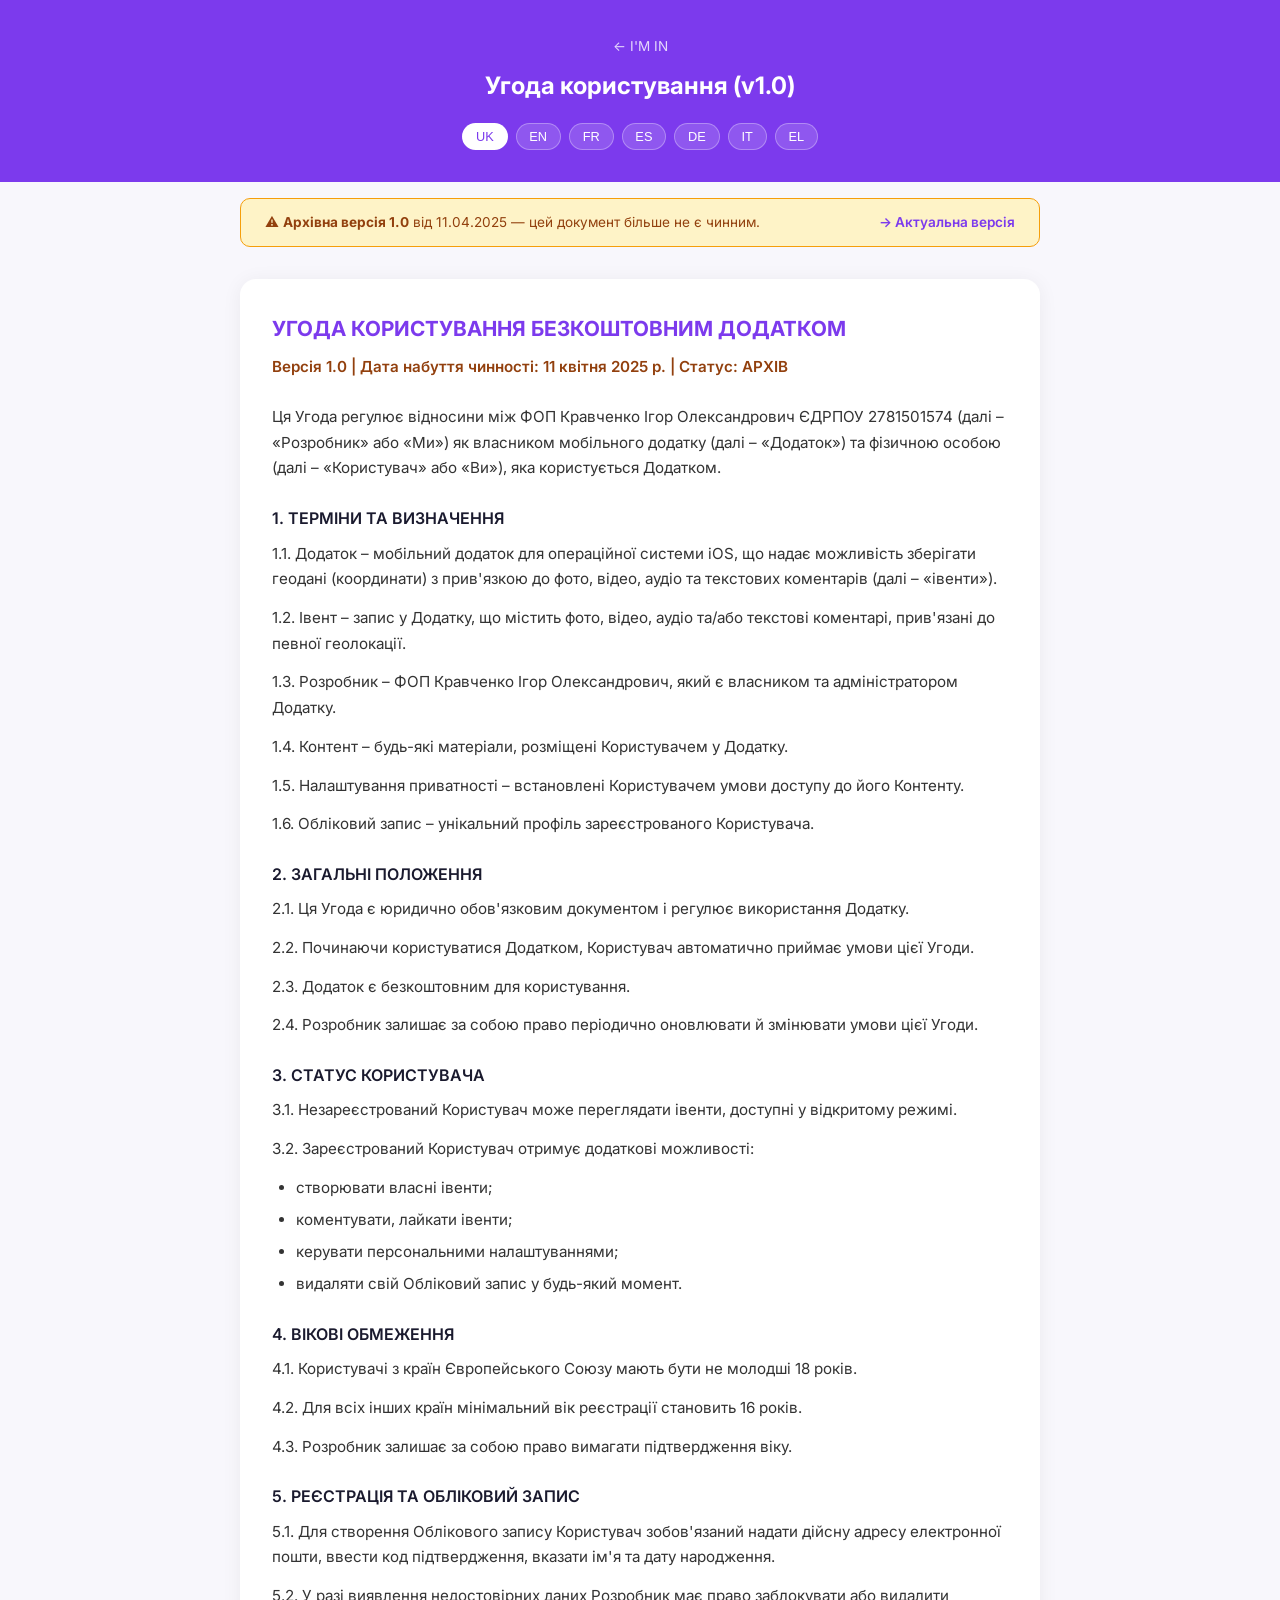
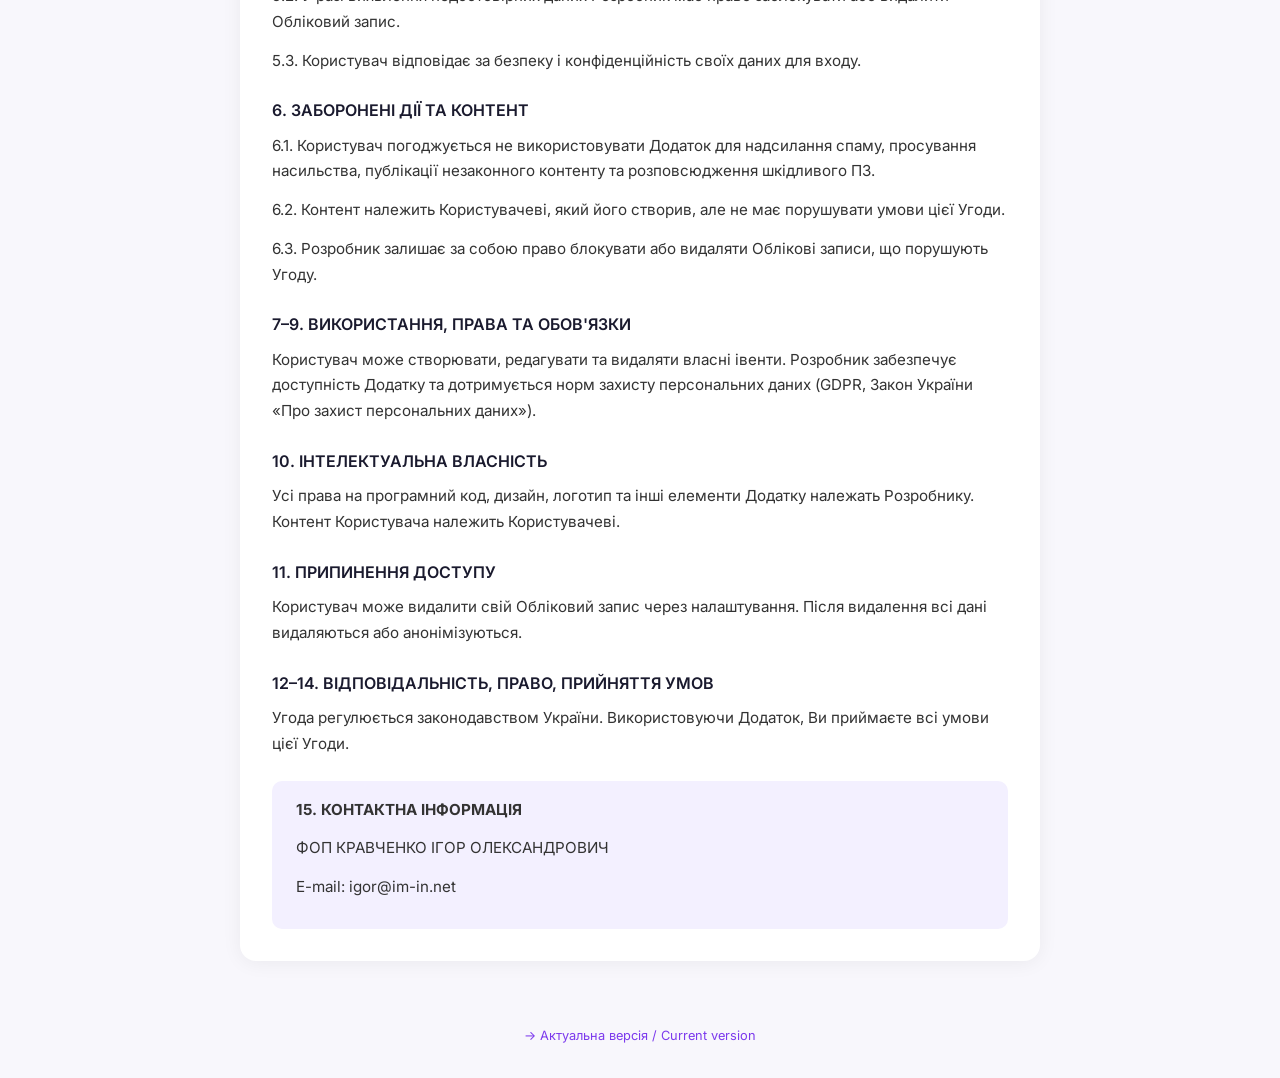
<file: terms-v1.html>
<!DOCTYPE html>
<html lang="uk">
<head>
    <meta charset="UTF-8">
    <meta name="viewport" content="width=device-width, initial-scale=1.0">
    <title>I'M IN — Угода користування v1.0 (Архів)</title>
    <meta name="description" content="Архівна версія 1.0 Угоди користування додатком I'M IN від 11.04.2025.">
    <meta name="robots" content="noindex, nofollow">
    <link rel="icon" type="image/svg+xml" href="favicon.svg">
    <link href="https://fonts.googleapis.com/css2?family=Inter:wght@300;400;500;600;700&display=swap" rel="stylesheet">
    <style>
        * { margin: 0; padding: 0; box-sizing: border-box; }
        body { font-family: 'Inter', sans-serif; background: #f8f7fc; color: #1a1a2e; line-height: 1.7; }
        .doc-header { background: #7C3AED; color: white; padding: 2rem 0; text-align: center; }
        .doc-header h1 { font-size: 1.5rem; font-weight: 700; }
        .doc-header .back { color: rgba(255,255,255,0.8); text-decoration: none; font-size: 0.85rem; display: inline-block; margin-bottom: 0.5rem; }
        .doc-header .back:hover { color: white; }
        .lang-switcher { display: flex; justify-content: center; gap: 0.5rem; flex-wrap: wrap; margin-top: 1rem; }
        .lang-switcher button { background: rgba(255,255,255,0.15); border: 1px solid rgba(255,255,255,0.3); color: white; padding: 0.3rem 0.8rem; border-radius: 20px; cursor: pointer; font-size: 0.8rem; transition: all 0.2s; }
        .lang-switcher button:hover, .lang-switcher button.active { background: white; color: #7C3AED; }
        .archive-banner { max-width: 800px; margin: 1rem auto 0; padding: 0.75rem 1.5rem; background: #FEF3C7; border: 1px solid #F59E0B; border-radius: 10px; display: flex; justify-content: space-between; align-items: center; font-size: 0.85rem; color: #92400E; flex-wrap: wrap; gap: 0.5rem; }
        .archive-banner a { color: #7C3AED; text-decoration: none; font-weight: 600; }
        .archive-banner a:hover { text-decoration: underline; }
        .doc-container { max-width: 800px; margin: 2rem auto; padding: 2rem; background: white; border-radius: 16px; box-shadow: 0 2px 20px rgba(0,0,0,0.06); }
        .doc-content { display: none; }
        .doc-content.active { display: block; }
        h2 { font-size: 1.3rem; color: #7C3AED; margin: 2rem 0 0.5rem; font-weight: 700; }
        h2:first-child { margin-top: 0; }
        h3 { font-size: 1rem; margin: 1.5rem 0 0.5rem; font-weight: 600; }
        p { margin-bottom: 0.8rem; font-size: 0.95rem; color: #333; }
        ul { margin: 0.5rem 0 1rem 1.5rem; }
        li { margin-bottom: 0.4rem; font-size: 0.95rem; color: #333; }
        .contact-info { background: #f3f0ff; padding: 1rem 1.5rem; border-radius: 10px; margin-top: 1.5rem; }
        .doc-footer { text-align: center; padding: 2rem; color: #999; font-size: 0.8rem; }
        @media (max-width: 600px) {
            .doc-container { margin: 1rem; padding: 1.5rem; }
            h2 { font-size: 1.1rem; }
            .archive-banner { flex-direction: column; text-align: center; }
        }
    </style>
</head>
<body>
    <div class="doc-header">
        <a href="index.html" class="back">← I'M IN</a>
        <h1 id="page-title">Угода користування</h1>
        <div class="lang-switcher" id="lang-switcher">
            <button data-lang="uk" class="active">UK</button>
            <button data-lang="en">EN</button>
            <button data-lang="fr">FR</button>
            <button data-lang="es">ES</button>
            <button data-lang="de">DE</button>
            <button data-lang="it">IT</button>
            <button data-lang="el">EL</button>
        </div>
    </div>

    <div class="archive-banner">
        <span>⚠️ <strong>Архівна версія 1.0</strong> від 11.04.2025 — цей документ більше не є чинним.</span>
        <a href="terms.html">→ Актуальна версія</a>
    </div>

    <div class="doc-container">
        <!-- Ukrainian -->
        <div class="doc-content active" id="doc-uk">
            <h2>УГОДА КОРИСТУВАННЯ БЕЗКОШТОВНИМ ДОДАТКОМ</h2>
            <p style="color:#92400E;font-weight:600;margin-bottom:1.5rem;">Версія 1.0 | Дата набуття чинності: 11 квітня 2025 р. | Статус: АРХІВ</p>
            <p>Ця Угода регулює відносини між ФОП Кравченко Ігор Олександрович ЄДРПОУ 2781501574 (далі – «Розробник» або «Ми») як власником мобільного додатку (далі – «Додаток») та фізичною особою (далі – «Користувач» або «Ви»), яка користується Додатком.</p>

            <h3>1. ТЕРМІНИ ТА ВИЗНАЧЕННЯ</h3>
            <p>1.1. Додаток – мобільний додаток для операційної системи iOS, що надає можливість зберігати геодані (координати) з прив'язкою до фото, відео, аудіо та текстових коментарів (далі – «івенти»).</p>
            <p>1.2. Івент – запис у Додатку, що містить фото, відео, аудіо та/або текстові коментарі, прив'язані до певної геолокації.</p>
            <p>1.3. Розробник – ФОП Кравченко Ігор Олександрович, який є власником та адміністратором Додатку.</p>
            <p>1.4. Контент – будь-які матеріали, розміщені Користувачем у Додатку.</p>
            <p>1.5. Налаштування приватності – встановлені Користувачем умови доступу до його Контенту.</p>
            <p>1.6. Обліковий запис – унікальний профіль зареєстрованого Користувача.</p>

            <h3>2. ЗАГАЛЬНІ ПОЛОЖЕННЯ</h3>
            <p>2.1. Ця Угода є юридично обов'язковим документом і регулює використання Додатку.</p>
            <p>2.2. Починаючи користуватися Додатком, Користувач автоматично приймає умови цієї Угоди.</p>
            <p>2.3. Додаток є безкоштовним для користування.</p>
            <p>2.4. Розробник залишає за собою право періодично оновлювати й змінювати умови цієї Угоди.</p>

            <h3>3. СТАТУС КОРИСТУВАЧА</h3>
            <p>3.1. Незареєстрований Користувач може переглядати івенти, доступні у відкритому режимі.</p>
            <p>3.2. Зареєстрований Користувач отримує додаткові можливості:</p>
            <ul>
                <li>створювати власні івенти;</li>
                <li>коментувати, лайкати івенти;</li>
                <li>керувати персональними налаштуваннями;</li>
                <li>видаляти свій Обліковий запис у будь-який момент.</li>
            </ul>

            <h3>4. ВІКОВІ ОБМЕЖЕННЯ</h3>
            <p>4.1. Користувачі з країн Європейського Союзу мають бути не молодші 18 років.</p>
            <p>4.2. Для всіх інших країн мінімальний вік реєстрації становить 16 років.</p>
            <p>4.3. Розробник залишає за собою право вимагати підтвердження віку.</p>

            <h3>5. РЕЄСТРАЦІЯ ТА ОБЛІКОВИЙ ЗАПИС</h3>
            <p>5.1. Для створення Облікового запису Користувач зобов'язаний надати дійсну адресу електронної пошти, ввести код підтвердження, вказати ім'я та дату народження.</p>
            <p>5.2. У разі виявлення недостовірних даних Розробник має право заблокувати або видалити Обліковий запис.</p>
            <p>5.3. Користувач відповідає за безпеку і конфіденційність своїх даних для входу.</p>

            <h3>6. ЗАБОРОНЕНІ ДІЇ ТА КОНТЕНТ</h3>
            <p>6.1. Користувач погоджується не використовувати Додаток для надсилання спаму, просування насильства, публікації незаконного контенту та розповсюдження шкідливого ПЗ.</p>
            <p>6.2. Контент належить Користувачеві, який його створив, але не має порушувати умови цієї Угоди.</p>
            <p>6.3. Розробник залишає за собою право блокувати або видаляти Облікові записи, що порушують Угоду.</p>

            <h3>7–9. ВИКОРИСТАННЯ, ПРАВА ТА ОБОВ'ЯЗКИ</h3>
            <p>Користувач може створювати, редагувати та видаляти власні івенти. Розробник забезпечує доступність Додатку та дотримується норм захисту персональних даних (GDPR, Закон України «Про захист персональних даних»).</p>

            <h3>10. ІНТЕЛЕКТУАЛЬНА ВЛАСНІСТЬ</h3>
            <p>Усі права на програмний код, дизайн, логотип та інші елементи Додатку належать Розробнику. Контент Користувача належить Користувачеві.</p>

            <h3>11. ПРИПИНЕННЯ ДОСТУПУ</h3>
            <p>Користувач може видалити свій Обліковий запис через налаштування. Після видалення всі дані видаляються або анонімізуються.</p>

            <h3>12–14. ВІДПОВІДАЛЬНІСТЬ, ПРАВО, ПРИЙНЯТТЯ УМОВ</h3>
            <p>Угода регулюється законодавством України. Використовуючи Додаток, Ви приймаєте всі умови цієї Угоди.</p>

            <div class="contact-info">
                <p><strong>15. КОНТАКТНА ІНФОРМАЦІЯ</strong></p>
                <p>ФОП КРАВЧЕНКО ІГОР ОЛЕКСАНДРОВИЧ</p>
                <p>E-mail: igor@im-in.net</p>
            </div>
        </div>

        <!-- English -->
        <div class="doc-content" id="doc-en">
            <h2>FREE MOBILE APPLICATION TERMS OF USE</h2>
            <p style="color:#92400E;font-weight:600;margin-bottom:1.5rem;">Version 1.0 | Effective date: April 11, 2025 | Status: ARCHIVED</p>
            <p>This Agreement governs the relationship between Individual Entrepreneur Kravchenko Igor Oleksandrovych (hereinafter "Developer" or "We") as the owner of the mobile application (hereinafter "App") and the individual (hereinafter "User" or "You") who uses the App.</p>

            <h3>1. DEFINITIONS</h3>
            <p>1.1. App – a mobile application for iOS that allows storing geodata (coordinates) linked to photos, videos, audio, and text comments (hereinafter "events").</p>
            <p>1.2. Event – a record in the App containing photos, videos, audio and/or text comments linked to a specific geolocation.</p>
            <p>1.3. Content – any materials posted by the User in the App.</p>
            <p>1.4. Privacy Settings – User-defined access conditions for their Content.</p>
            <p>1.5. Account – a unique profile of a registered User.</p>

            <h3>2. GENERAL PROVISIONS</h3>
            <p>2.1. This Agreement is a legally binding document governing the use of the App.</p>
            <p>2.2. By using the App, the User automatically accepts the terms of this Agreement.</p>
            <p>2.3. The App is free to use.</p>
            <p>2.4. The Developer reserves the right to periodically update and modify the terms of this Agreement.</p>

            <h3>3. USER STATUS</h3>
            <p>3.1. Unregistered Users can view publicly available events.</p>
            <p>3.2. Registered Users have additional capabilities: creating events, commenting, liking, managing settings, and deleting their Account at any time.</p>

            <h3>4. AGE RESTRICTIONS</h3>
            <p>4.1. Users from EU countries must be at least 18 years old to register.</p>
            <p>4.2. For all other countries, the minimum registration age is 16 years.</p>
            <p>4.3. The Developer reserves the right to require age verification.</p>

            <h3>5. REGISTRATION AND ACCOUNT</h3>
            <p>5.1. To create an Account, the User must provide a valid email address, enter a verification code, and specify their name and date of birth.</p>
            <p>5.2. If false data is detected, the Developer may block or delete the Account.</p>
            <p>5.3. The User is responsible for the security of their login credentials.</p>

            <h3>6. PROHIBITED ACTIONS AND CONTENT</h3>
            <p>6.1. The User agrees not to use the App for spam, promoting violence, publishing illegal content, or distributing malicious software.</p>
            <p>6.2. Content belongs to the User who created it but must not violate this Agreement.</p>
            <p>6.3. The Developer reserves the right to block or delete Accounts that violate the Agreement.</p>

            <h3>7–9. USAGE, RIGHTS AND OBLIGATIONS</h3>
            <p>Users can create, edit, and delete their own events. The Developer ensures App availability and complies with data protection regulations (GDPR, Ukrainian Data Protection Law).</p>

            <h3>10. INTELLECTUAL PROPERTY</h3>
            <p>All rights to the source code, design, logo, and other App elements belong to the Developer. User Content belongs to the User.</p>

            <h3>11. ACCESS TERMINATION</h3>
            <p>Users can delete their Account through settings. After deletion, all data is deleted or anonymized.</p>

            <h3>12–14. LIABILITY, APPLICABLE LAW, ACCEPTANCE</h3>
            <p>This Agreement is governed by the laws of Ukraine. By using the App, You accept all terms of this Agreement.</p>

            <div class="contact-info">
                <p><strong>15. CONTACT INFORMATION</strong></p>
                <p>Individual Entrepreneur KRAVCHENKO IGOR OLEKSANDROVYCH</p>
                <p>Email: igor@im-in.net</p>
            </div>
        </div>

        <!-- French -->
        <div class="doc-content" id="doc-fr">
            <h2>CONDITIONS D'UTILISATION DE L'APPLICATION MOBILE GRATUITE</h2>
            <p style="color:#92400E;font-weight:600;margin-bottom:1.5rem;">Version 1.0 | Date d'effet : 11 avril 2025 | Statut : ARCHIVÉ</p>
            <p>Le présent Accord régit les relations entre l'Entrepreneur Individuel Kravchenko Igor Oleksandrovych (ci-après « Développeur ») et l'Utilisateur de l'Application.</p>

            <h3>1–6. DÉFINITIONS, DISPOSITIONS, INSCRIPTION</h3>
            <p>Application gratuite pour iOS. Inscription avec email, code de vérification, nom et date de naissance. UE : 18 ans minimum. Autres : 16 ans. Spam, violence et contenu illégal interdits.</p>

            <h3>7–14. DROITS, PROPRIÉTÉ, RESPONSABILITÉ</h3>
            <p>Le Développeur respecte le RGPD. L'Utilisateur peut supprimer son Compte. Accord régi par les lois ukrainiennes.</p>

            <div class="contact-info">
                <p><strong>15. COORDONNÉES</strong></p>
                <p>Email : igor@im-in.net</p>
            </div>
        </div>

        <!-- Spanish -->
        <div class="doc-content" id="doc-es">
            <h2>TÉRMINOS DE USO DE LA APLICACIÓN MÓVIL GRATUITA</h2>
            <p style="color:#92400E;font-weight:600;margin-bottom:1.5rem;">Versión 1.0 | Fecha de vigencia: 11 de abril de 2025 | Estado: ARCHIVADO</p>
            <p>Este Acuerdo regula la relación entre el Empresario Individual Kravchenko Igor Oleksandrovych ("Desarrollador") y el Usuario de la Aplicación.</p>

            <h3>1–6. DEFINICIONES, DISPOSICIONES, REGISTRO</h3>
            <p>Aplicación gratuita para iOS. Registro con email, código de verificación, nombre y fecha de nacimiento. UE: 18 años mínimo. Otros: 16 años. Spam, violencia y contenido ilegal prohibidos.</p>

            <h3>7–14. DERECHOS, PROPIEDAD, RESPONSABILIDAD</h3>
            <p>El Desarrollador cumple con el RGPD. El Usuario puede eliminar su Cuenta. Acuerdo regido por las leyes ucranianas.</p>

            <div class="contact-info">
                <p><strong>15. CONTACTO</strong></p>
                <p>Email: igor@im-in.net</p>
            </div>
        </div>

        <!-- German -->
        <div class="doc-content" id="doc-de">
            <h2>NUTZUNGSBEDINGUNGEN DER KOSTENLOSEN MOBILEN ANWENDUNG</h2>
            <p style="color:#92400E;font-weight:600;margin-bottom:1.5rem;">Version 1.0 | Gültigkeitsdatum: 11. April 2025 | Status: ARCHIVIERT</p>
            <p>Diese Vereinbarung regelt die Beziehung zwischen dem Einzelunternehmer Kravchenko Igor Oleksandrovych („Entwickler") und dem Nutzer der App.</p>

            <h3>1–6. DEFINITIONEN, BESTIMMUNGEN, REGISTRIERUNG</h3>
            <p>Kostenlose iOS-App. Registrierung mit E-Mail, Bestätigungscode, Name und Geburtsdatum. EU: mindestens 18 Jahre. Andere: 16 Jahre. Spam, Gewalt und illegale Inhalte verboten.</p>

            <h3>7–14. RECHTE, EIGENTUM, HAFTUNG</h3>
            <p>Der Entwickler hält die DSGVO ein. Nutzer können ihr Konto löschen. Vereinbarung unterliegt ukrainischem Recht.</p>

            <div class="contact-info">
                <p><strong>15. KONTAKT</strong></p>
                <p>E-Mail: igor@im-in.net</p>
            </div>
        </div>

        <!-- Italian -->
        <div class="doc-content" id="doc-it">
            <h2>CONDIZIONI D'USO DELL'APPLICAZIONE MOBILE GRATUITA</h2>
            <p style="color:#92400E;font-weight:600;margin-bottom:1.5rem;">Versione 1.0 | Data di validità: 11 aprile 2025 | Stato: ARCHIVIATO</p>
            <p>Il presente Accordo regola i rapporti tra l'Imprenditore Individuale Kravchenko Igor Oleksandrovych ("Sviluppatore") e l'Utente dell'App.</p>

            <h3>1–6. DEFINIZIONI, DISPOSIZIONI, REGISTRAZIONE</h3>
            <p>App gratuita per iOS. Registrazione con email, codice di verifica, nome e data di nascita. UE: minimo 18 anni. Altri: 16 anni. Spam, violenza e contenuti illegali vietati.</p>

            <h3>7–14. DIRITTI, PROPRIETÀ, RESPONSABILITÀ</h3>
            <p>Lo Sviluppatore rispetta il GDPR. L'Utente può eliminare il proprio Account. Accordo regolato dalle leggi ucraine.</p>

            <div class="contact-info">
                <p><strong>15. CONTATTI</strong></p>
                <p>Email: igor@im-in.net</p>
            </div>
        </div>

        <!-- Greek -->
        <div class="doc-content" id="doc-el">
            <h2>ΟΡΟΙ ΧΡΗΣΗΣ ΔΩΡΕΑΝ ΕΦΑΡΜΟΓΗΣ ΓΙΑ ΚΙΝΗΤΑ</h2>
            <p style="color:#92400E;font-weight:600;margin-bottom:1.5rem;">Έκδοση 1.0 | Ημερομηνία ισχύος: 11 Απριλίου 2025 | Κατάσταση: ΑΡΧΕΙΟ</p>
            <p>Η Συμφωνία ρυθμίζει τη σχέση μεταξύ του Ατομικού Επιχειρηματία Kravchenko Igor Oleksandrovych («Προγραμματιστής») και του Χρήστη της Εφαρμογής.</p>

            <h3>1–6. ΟΡΙΣΜΟΙ, ΔΙΑΤΑΞΕΙΣ, ΕΓΓΡΑΦΗ</h3>
            <p>Δωρεάν εφαρμογή iOS. Εγγραφή με email, κωδικό επαλήθευσης, όνομα και ημερομηνία γέννησης. ΕΕ: ελάχιστο 18 ετών. Άλλες χώρες: 16 ετών. Spam, βία και παράνομο περιεχόμενο απαγορεύονται.</p>

            <h3>7–14. ΔΙΚΑΙΩΜΑΤΑ, ΠΝΕΥΜΑΤΙΚΗ ΙΔΙΟΚΤΗΣΙΑ, ΕΥΘΥΝΗ</h3>
            <p>Ο Προγραμματιστής συμμορφώνεται με τον GDPR. Ο Χρήστης μπορεί να διαγράψει τον Λογαριασμό. Η Συμφωνία διέπεται από τους ουκρανικούς νόμους.</p>

            <div class="contact-info">
                <p><strong>15. ΕΠΙΚΟΙΝΩΝΙΑ</strong></p>
                <p>Email: igor@im-in.net</p>
            </div>
        </div>
    </div>

    <div class="doc-footer">
        <a href="terms.html" style="color:#7C3AED;text-decoration:none;">→ Актуальна версія / Current version</a>
    </div>

    <script>
    (function() {
        const titles = {uk:'Угода користування (v1.0)',en:'Terms of Use (v1.0)',fr:"Conditions d'utilisation (v1.0)",es:'Términos de uso (v1.0)',de:'Nutzungsbedingungen (v1.0)',it:"Condizioni d'uso (v1.0)",el:'Όροι χρήσης (v1.0)'};
        const urlLang = new URLSearchParams(window.location.search).get('lang');
        const saved = urlLang || localStorage.getItem('language') || 'uk';
        let current = titles[saved] ? saved : 'uk';

        function setLang(lang) {
            current = lang;
            document.querySelectorAll('.doc-content').forEach(el => el.classList.remove('active'));
            document.getElementById('doc-' + lang).classList.add('active');
            document.querySelectorAll('.lang-switcher button').forEach(btn => {
                btn.classList.toggle('active', btn.dataset.lang === lang);
            });
            document.getElementById('page-title').textContent = titles[lang] || titles['uk'];
            document.title = "I'M IN — " + (titles[lang] || titles['uk']);
        }

        setLang(current);

        document.querySelectorAll('.lang-switcher button').forEach(btn => {
            btn.addEventListener('click', () => setLang(btn.dataset.lang));
        });
    })();
    </script>
</body>
</html>
</file>
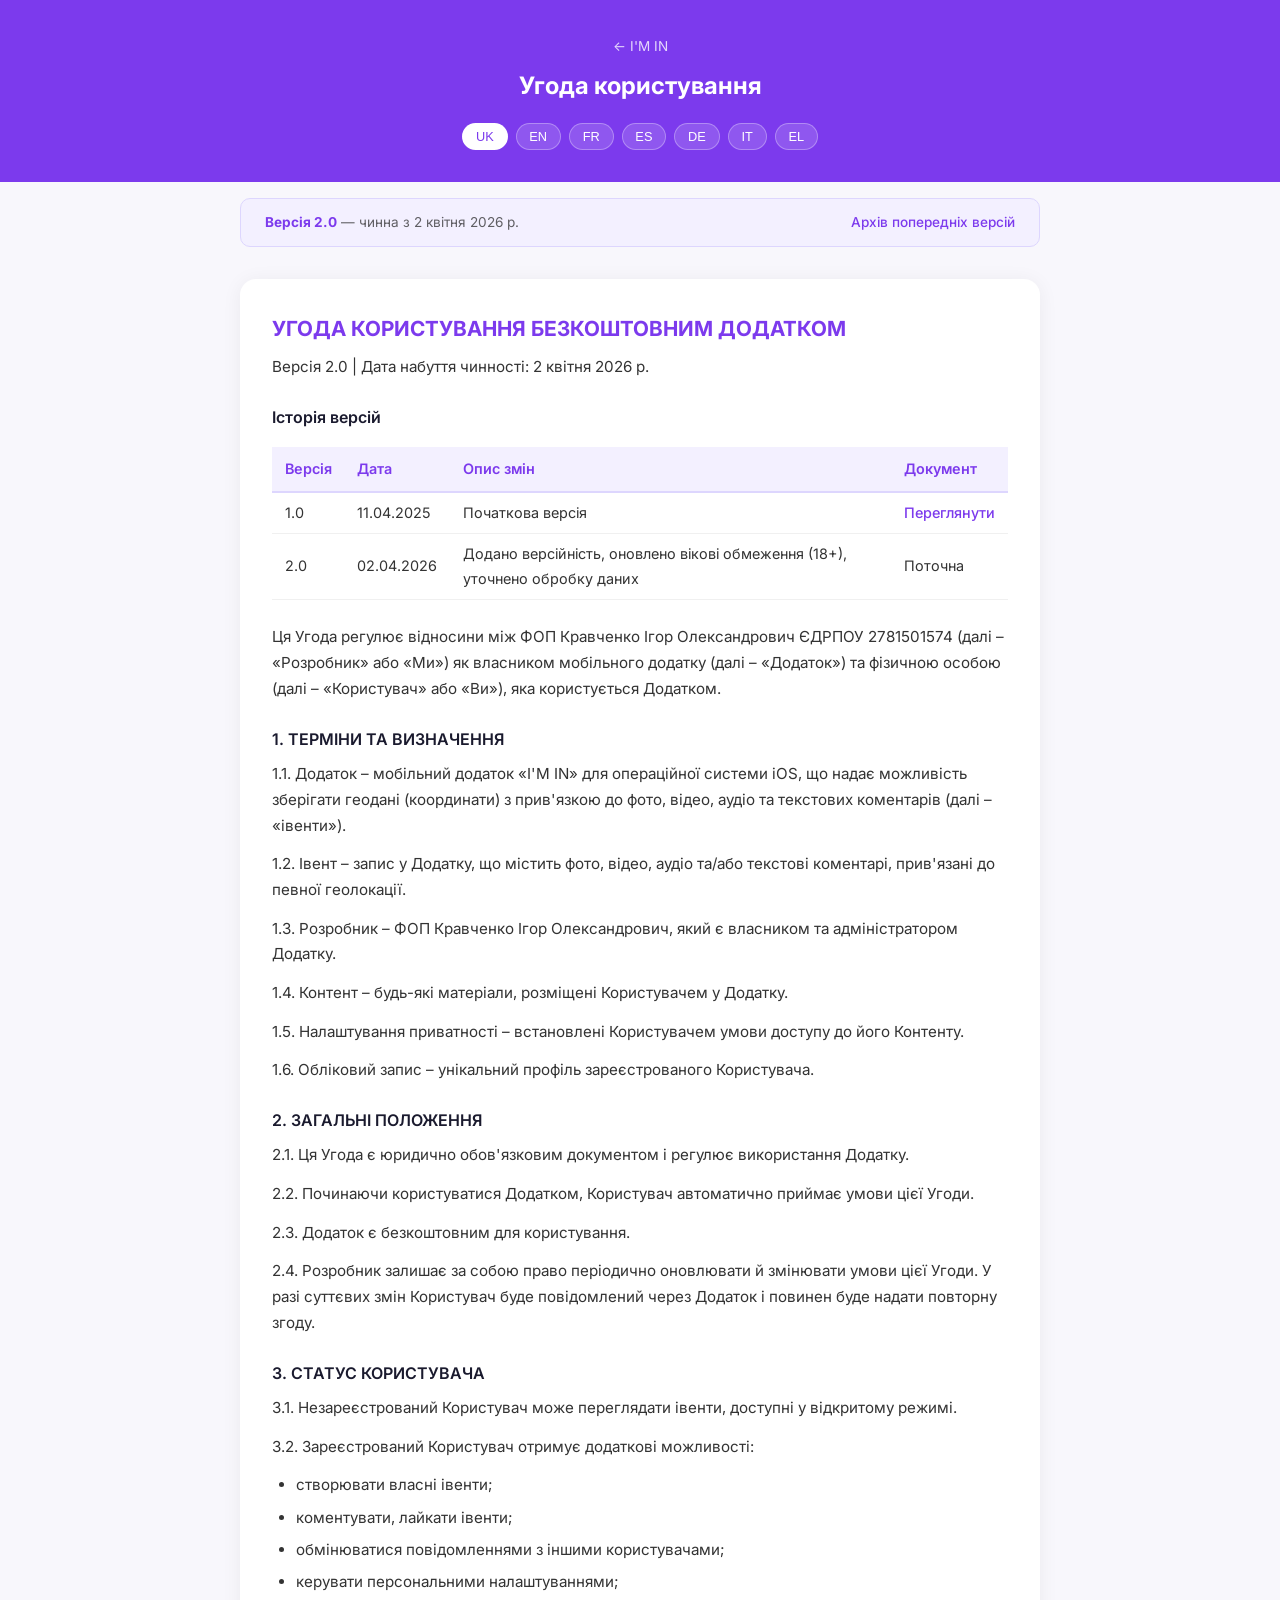
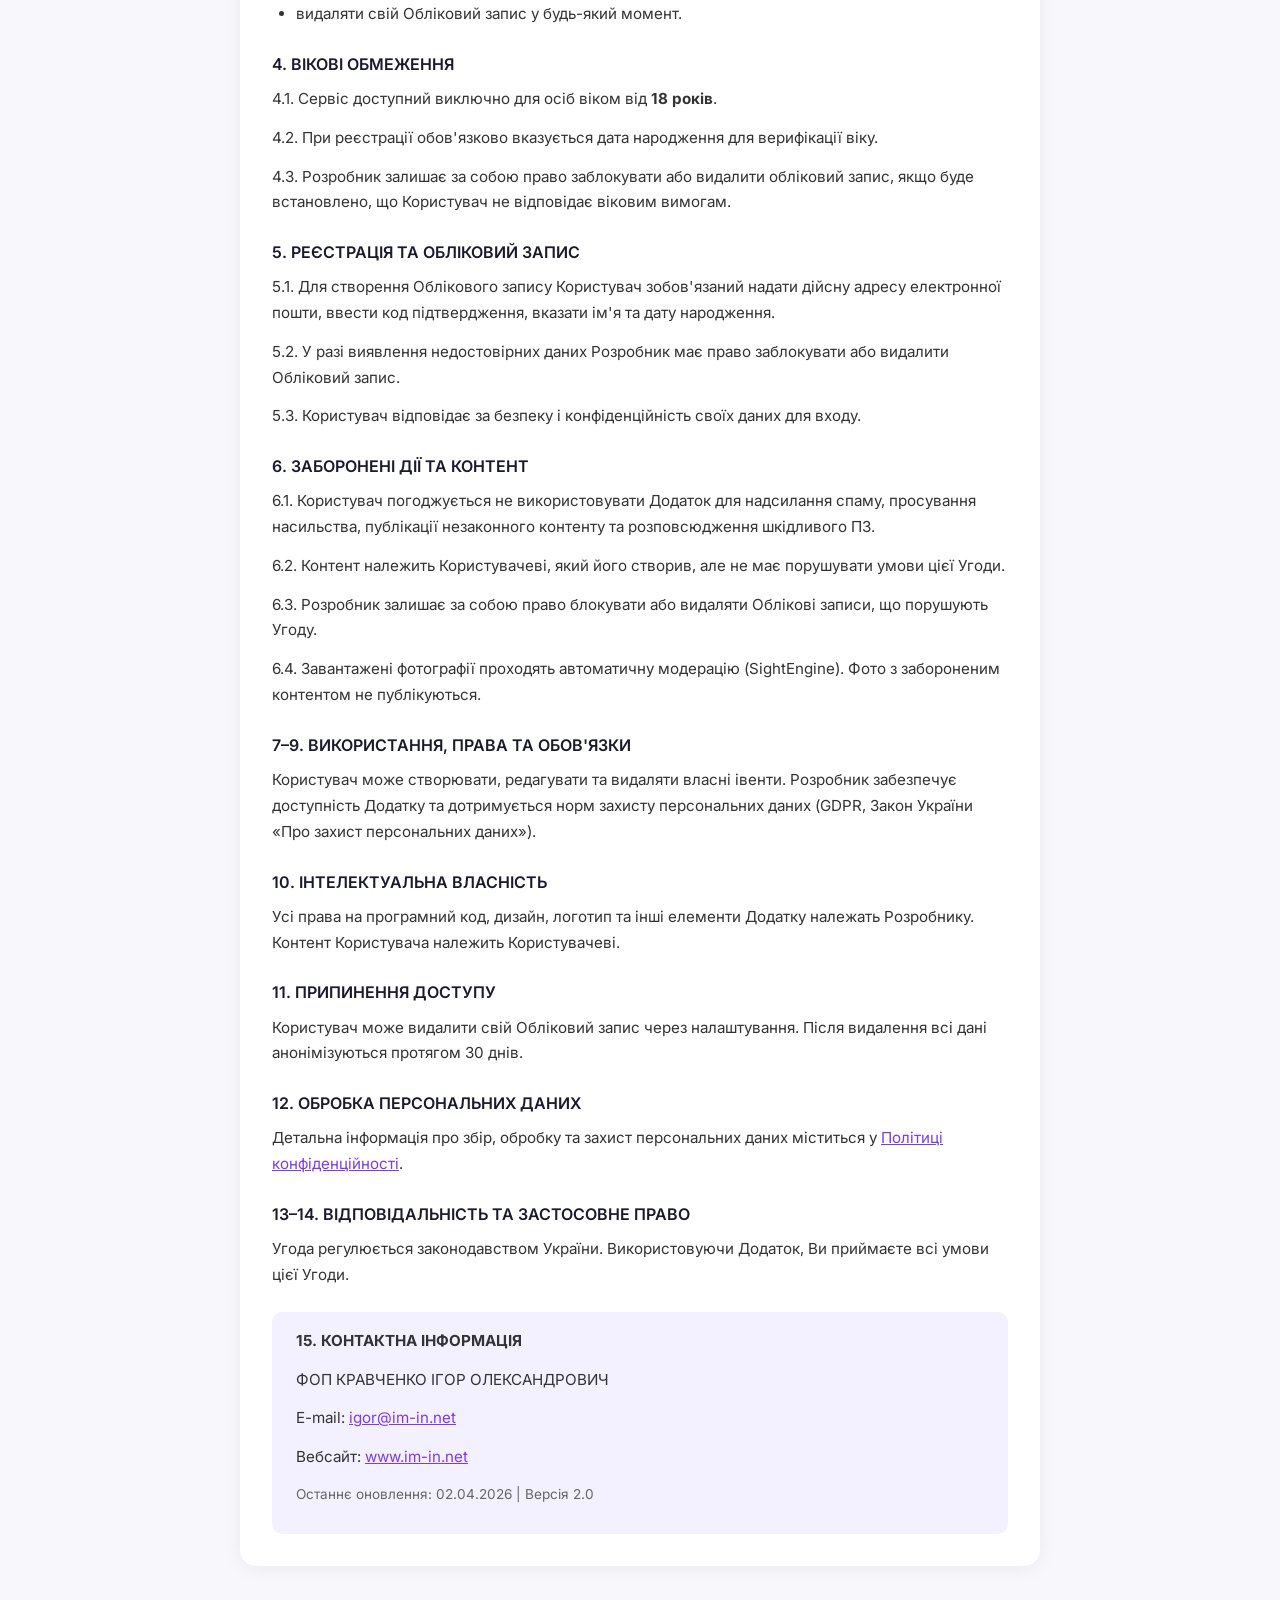
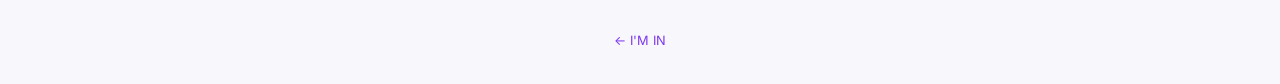
<file: terms.html>
<!DOCTYPE html>
<html lang="uk">
<head>
    <meta charset="UTF-8">
    <meta name="viewport" content="width=device-width, initial-scale=1.0">
    <title>I'M IN — Угода користування / Terms of Use</title>
    <meta name="description" content="Угода користування мобільним додатком I'M IN v2.0. Умови надання послуг, права та обов'язки користувачів.">
    <link rel="canonical" href="https://www.im-in.net/terms.html">
    <meta name="robots" content="index, follow">
    <meta property="og:type" content="article">
    <meta property="og:url" content="https://www.im-in.net/terms.html">
    <meta property="og:title" content="I'M IN — Угода користування">
    <meta property="og:description" content="Умови використання мобільного додатку I'M IN для мандрівників.">
    <meta property="og:site_name" content="I'M IN">
    <script type="application/ld+json">
    {
        "@context": "https://schema.org",
        "@type": "WebPage",
        "name": "Угода користування I'M IN",
        "url": "https://www.im-in.net/terms.html",
        "description": "Угода користування мобільним додатком I'M IN v2.0",
        "breadcrumb": {
            "@type": "BreadcrumbList",
            "itemListElement": [
                {"@type": "ListItem", "position": 1, "name": "Головна", "item": "https://www.im-in.net/"},
                {"@type": "ListItem", "position": 2, "name": "Угода користування", "item": "https://www.im-in.net/terms.html"}
            ]
        }
    }
    </script>
    <link rel="icon" type="image/svg+xml" href="favicon.svg">
    <link href="https://fonts.googleapis.com/css2?family=Inter:wght@300;400;500;600;700&display=swap" rel="stylesheet">
    <style>
        * { margin: 0; padding: 0; box-sizing: border-box; }
        body { font-family: 'Inter', sans-serif; background: #f8f7fc; color: #1a1a2e; line-height: 1.7; }
        .doc-header { background: #7C3AED; color: white; padding: 2rem 0; text-align: center; }
        .doc-header h1 { font-size: 1.5rem; font-weight: 700; }
        .doc-header .back { color: rgba(255,255,255,0.8); text-decoration: none; font-size: 0.85rem; display: inline-block; margin-bottom: 0.5rem; }
        .doc-header .back:hover { color: white; }
        .lang-switcher { display: flex; justify-content: center; gap: 0.5rem; flex-wrap: wrap; margin-top: 1rem; }
        .lang-switcher button { background: rgba(255,255,255,0.15); border: 1px solid rgba(255,255,255,0.3); color: white; padding: 0.3rem 0.8rem; border-radius: 20px; cursor: pointer; font-size: 0.8rem; transition: all 0.2s; }
        .lang-switcher button:hover, .lang-switcher button.active { background: white; color: #7C3AED; }
        .version-bar { max-width: 800px; margin: 1rem auto 0; padding: 0.75rem 1.5rem; background: #f3f0ff; border: 1px solid #DDD6FE; border-radius: 10px; display: flex; justify-content: space-between; align-items: center; font-size: 0.85rem; color: #5F5E63; flex-wrap: wrap; gap: 0.5rem; }
        .version-bar strong { color: #7C3AED; }
        .version-bar a { color: #7C3AED; text-decoration: none; font-weight: 500; }
        .version-bar a:hover { text-decoration: underline; }
        .doc-container { max-width: 800px; margin: 2rem auto; padding: 2rem; background: white; border-radius: 16px; box-shadow: 0 2px 20px rgba(0,0,0,0.06); }
        .doc-content { display: none; }
        .doc-content.active { display: block; }
        h2 { font-size: 1.3rem; color: #7C3AED; margin: 2rem 0 0.5rem; font-weight: 700; }
        h2:first-child { margin-top: 0; }
        h3 { font-size: 1rem; margin: 1.5rem 0 0.5rem; font-weight: 600; }
        p { margin-bottom: 0.8rem; font-size: 0.95rem; color: #333; }
        ul { margin: 0.5rem 0 1rem 1.5rem; }
        li { margin-bottom: 0.4rem; font-size: 0.95rem; color: #333; }
        .contact-info { background: #f3f0ff; padding: 1rem 1.5rem; border-radius: 10px; margin-top: 1.5rem; }
        .doc-footer { text-align: center; padding: 2rem; color: #999; font-size: 0.8rem; }
        .version-table { width: 100%; border-collapse: collapse; margin: 1rem 0 1.5rem; font-size: 0.9rem; }
        .version-table th { background: #f3f0ff; color: #7C3AED; font-weight: 600; text-align: left; padding: 0.6rem 0.8rem; border-bottom: 2px solid #DDD6FE; }
        .version-table td { padding: 0.5rem 0.8rem; border-bottom: 1px solid #f0f0f0; color: #333; }
        .version-table a { color: #7C3AED; text-decoration: none; font-weight: 500; }
        .version-table a:hover { text-decoration: underline; }
        @media (max-width: 600px) {
            .doc-container { margin: 1rem; padding: 1.5rem; }
            h2 { font-size: 1.1rem; }
            .version-bar { flex-direction: column; text-align: center; }
        }
    </style>
</head>
<body>
    <div class="doc-header">
        <a href="index.html" class="back">← I'M IN</a>
        <h1 id="page-title">Угода користування</h1>
        <div class="lang-switcher" id="lang-switcher">
            <button data-lang="uk" class="active">UK</button>
            <button data-lang="en">EN</button>
            <button data-lang="fr">FR</button>
            <button data-lang="es">ES</button>
            <button data-lang="de">DE</button>
            <button data-lang="it">IT</button>
            <button data-lang="el">EL</button>
        </div>
    </div>

    <div class="version-bar">
        <span><strong>Версія 2.0</strong> — чинна з 2 квітня 2026 р.</span>
        <a href="terms-v1.html">Архів попередніх версій</a>
    </div>

    <div class="doc-container">
        <!-- Ukrainian -->
        <div class="doc-content active" id="doc-uk">
            <h2>УГОДА КОРИСТУВАННЯ БЕЗКОШТОВНИМ ДОДАТКОМ</h2>
            <p>Версія 2.0 | Дата набуття чинності: 2 квітня 2026 р.</p>

            <h3>Історія версій</h3>
            <table class="version-table">
                <tr><th>Версія</th><th>Дата</th><th>Опис змін</th><th>Документ</th></tr>
                <tr><td>1.0</td><td>11.04.2025</td><td>Початкова версія</td><td><a href="terms-v1.html?lang=uk">Переглянути</a></td></tr>
                <tr><td>2.0</td><td>02.04.2026</td><td>Додано версійність, оновлено вікові обмеження (18+), уточнено обробку даних</td><td>Поточна</td></tr>
            </table>

            <p>Ця Угода регулює відносини між ФОП Кравченко Ігор Олександрович ЄДРПОУ 2781501574 (далі – «Розробник» або «Ми») як власником мобільного додатку (далі – «Додаток») та фізичною особою (далі – «Користувач» або «Ви»), яка користується Додатком.</p>

            <h3>1. ТЕРМІНИ ТА ВИЗНАЧЕННЯ</h3>
            <p>1.1. Додаток – мобільний додаток «I'M IN» для операційної системи iOS, що надає можливість зберігати геодані (координати) з прив'язкою до фото, відео, аудіо та текстових коментарів (далі – «івенти»).</p>
            <p>1.2. Івент – запис у Додатку, що містить фото, відео, аудіо та/або текстові коментарі, прив'язані до певної геолокації.</p>
            <p>1.3. Розробник – ФОП Кравченко Ігор Олександрович, який є власником та адміністратором Додатку.</p>
            <p>1.4. Контент – будь-які матеріали, розміщені Користувачем у Додатку.</p>
            <p>1.5. Налаштування приватності – встановлені Користувачем умови доступу до його Контенту.</p>
            <p>1.6. Обліковий запис – унікальний профіль зареєстрованого Користувача.</p>

            <h3>2. ЗАГАЛЬНІ ПОЛОЖЕННЯ</h3>
            <p>2.1. Ця Угода є юридично обов'язковим документом і регулює використання Додатку.</p>
            <p>2.2. Починаючи користуватися Додатком, Користувач автоматично приймає умови цієї Угоди.</p>
            <p>2.3. Додаток є безкоштовним для користування.</p>
            <p>2.4. Розробник залишає за собою право періодично оновлювати й змінювати умови цієї Угоди. У разі суттєвих змін Користувач буде повідомлений через Додаток і повинен буде надати повторну згоду.</p>

            <h3>3. СТАТУС КОРИСТУВАЧА</h3>
            <p>3.1. Незареєстрований Користувач може переглядати івенти, доступні у відкритому режимі.</p>
            <p>3.2. Зареєстрований Користувач отримує додаткові можливості:</p>
            <ul>
                <li>створювати власні івенти;</li>
                <li>коментувати, лайкати івенти;</li>
                <li>обмінюватися повідомленнями з іншими користувачами;</li>
                <li>керувати персональними налаштуваннями;</li>
                <li>видаляти свій Обліковий запис у будь-який момент.</li>
            </ul>

            <h3>4. ВІКОВІ ОБМЕЖЕННЯ</h3>
            <p>4.1. Сервіс доступний виключно для осіб віком від <strong>18 років</strong>.</p>
            <p>4.2. При реєстрації обов'язково вказується дата народження для верифікації віку.</p>
            <p>4.3. Розробник залишає за собою право заблокувати або видалити обліковий запис, якщо буде встановлено, що Користувач не відповідає віковим вимогам.</p>

            <h3>5. РЕЄСТРАЦІЯ ТА ОБЛІКОВИЙ ЗАПИС</h3>
            <p>5.1. Для створення Облікового запису Користувач зобов'язаний надати дійсну адресу електронної пошти, ввести код підтвердження, вказати ім'я та дату народження.</p>
            <p>5.2. У разі виявлення недостовірних даних Розробник має право заблокувати або видалити Обліковий запис.</p>
            <p>5.3. Користувач відповідає за безпеку і конфіденційність своїх даних для входу.</p>

            <h3>6. ЗАБОРОНЕНІ ДІЇ ТА КОНТЕНТ</h3>
            <p>6.1. Користувач погоджується не використовувати Додаток для надсилання спаму, просування насильства, публікації незаконного контенту та розповсюдження шкідливого ПЗ.</p>
            <p>6.2. Контент належить Користувачеві, який його створив, але не має порушувати умови цієї Угоди.</p>
            <p>6.3. Розробник залишає за собою право блокувати або видаляти Облікові записи, що порушують Угоду.</p>
            <p>6.4. Завантажені фотографії проходять автоматичну модерацію (SightEngine). Фото з забороненим контентом не публікуються.</p>

            <h3>7–9. ВИКОРИСТАННЯ, ПРАВА ТА ОБОВ'ЯЗКИ</h3>
            <p>Користувач може створювати, редагувати та видаляти власні івенти. Розробник забезпечує доступність Додатку та дотримується норм захисту персональних даних (GDPR, Закон України «Про захист персональних даних»).</p>

            <h3>10. ІНТЕЛЕКТУАЛЬНА ВЛАСНІСТЬ</h3>
            <p>Усі права на програмний код, дизайн, логотип та інші елементи Додатку належать Розробнику. Контент Користувача належить Користувачеві.</p>

            <h3>11. ПРИПИНЕННЯ ДОСТУПУ</h3>
            <p>Користувач може видалити свій Обліковий запис через налаштування. Після видалення всі дані анонімізуються протягом 30 днів.</p>

            <h3>12. ОБРОБКА ПЕРСОНАЛЬНИХ ДАНИХ</h3>
            <p>Детальна інформація про збір, обробку та захист персональних даних міститься у <a href="privacy.html" style="color:#7C3AED">Політиці конфіденційності</a>.</p>

            <h3>13–14. ВІДПОВІДАЛЬНІСТЬ ТА ЗАСТОСОВНЕ ПРАВО</h3>
            <p>Угода регулюється законодавством України. Використовуючи Додаток, Ви приймаєте всі умови цієї Угоди.</p>

            <div class="contact-info">
                <p><strong>15. КОНТАКТНА ІНФОРМАЦІЯ</strong></p>
                <p>ФОП КРАВЧЕНКО ІГОР ОЛЕКСАНДРОВИЧ</p>
                <p>E-mail: <a href="mailto:igor@im-in.net" style="color:#7C3AED">igor@im-in.net</a></p>
                <p>Вебсайт: <a href="https://www.im-in.net" style="color:#7C3AED">www.im-in.net</a></p>
                <p style="margin-top:0.8rem;font-size:0.85rem;color:#666;">Останнє оновлення: 02.04.2026 | Версія 2.0</p>
            </div>
        </div>

        <!-- English -->
        <div class="doc-content" id="doc-en">
            <h2>FREE MOBILE APPLICATION TERMS OF USE</h2>
            <p>Version 2.0 | Effective date: April 2, 2026</p>

            <h3>Version History</h3>
            <table class="version-table">
                <tr><th>Version</th><th>Date</th><th>Description of Changes</th><th>Document</th></tr>
                <tr><td>1.0</td><td>Apr 11, 2025</td><td>Initial version</td><td><a href="terms-v1.html?lang=en">View</a></td></tr>
                <tr><td>2.0</td><td>Apr 2, 2026</td><td>Added versioning, updated age restrictions (18+), clarified data processing</td><td>Current</td></tr>
            </table>

            <p>This Agreement governs the relationship between Individual Entrepreneur Kravchenko Igor Oleksandrovych, Tax ID 2781501574 (hereinafter "Developer" or "We") as the owner of the mobile application (hereinafter "App") and the individual (hereinafter "User" or "You") who uses the App.</p>

            <h3>1. DEFINITIONS</h3>
            <p>1.1. App – the mobile application "I'M IN" for iOS that allows storing geodata (coordinates) linked to photos, videos, audio, and text comments (hereinafter "events").</p>
            <p>1.2. Event – a record in the App containing photos, videos, audio and/or text comments linked to a specific geolocation.</p>
            <p>1.3. Developer – Individual Entrepreneur Kravchenko Igor Oleksandrovych, owner and administrator of the App.</p>
            <p>1.4. Content – any materials posted by the User in the App.</p>
            <p>1.5. Privacy Settings – User-defined access conditions for their Content.</p>
            <p>1.6. Account – a unique profile of a registered User.</p>

            <h3>2. GENERAL PROVISIONS</h3>
            <p>2.1. This Agreement is a legally binding document governing the use of the App.</p>
            <p>2.2. By using the App, the User automatically accepts the terms of this Agreement.</p>
            <p>2.3. The App is free to use.</p>
            <p>2.4. The Developer reserves the right to periodically update and modify the terms of this Agreement. In case of significant changes, the User will be notified via the App and must provide re-consent.</p>

            <h3>3. USER STATUS</h3>
            <p>3.1. Unregistered Users can view publicly available events.</p>
            <p>3.2. Registered Users have additional capabilities:</p>
            <ul>
                <li>create their own events;</li>
                <li>comment on and like events;</li>
                <li>exchange messages with other users;</li>
                <li>manage personal settings;</li>
                <li>delete their Account at any time.</li>
            </ul>

            <h3>4. AGE RESTRICTIONS</h3>
            <p>4.1. The Service is available exclusively to individuals aged <strong>18 years and older</strong>.</p>
            <p>4.2. Date of birth is required during registration for age verification.</p>
            <p>4.3. The Developer reserves the right to block or delete an Account if the User is found to not meet age requirements.</p>

            <h3>5. REGISTRATION AND ACCOUNT</h3>
            <p>5.1. To create an Account, the User must provide a valid email address, enter a verification code, and specify their name and date of birth.</p>
            <p>5.2. If false data is detected, the Developer may block or delete the Account.</p>
            <p>5.3. The User is responsible for the security of their login credentials.</p>

            <h3>6. PROHIBITED ACTIONS AND CONTENT</h3>
            <p>6.1. The User agrees not to use the App for spam, promoting violence, publishing illegal content, or distributing malicious software.</p>
            <p>6.2. Content belongs to the User who created it but must not violate this Agreement.</p>
            <p>6.3. The Developer reserves the right to block or delete Accounts that violate the Agreement.</p>
            <p>6.4. Uploaded photos undergo automated moderation (SightEngine). Photos with prohibited content are not published.</p>

            <h3>7–9. USAGE, RIGHTS AND OBLIGATIONS</h3>
            <p>Users can create, edit, and delete their own events. The Developer ensures App availability and complies with data protection regulations (GDPR, Ukrainian Data Protection Law).</p>

            <h3>10. INTELLECTUAL PROPERTY</h3>
            <p>All rights to the source code, design, logo, and other App elements belong to the Developer. User Content belongs to the User.</p>

            <h3>11. ACCESS TERMINATION</h3>
            <p>Users can delete their Account through settings. After deletion, all data is anonymized within 30 days.</p>

            <h3>12. PERSONAL DATA PROCESSING</h3>
            <p>Detailed information about the collection, processing, and protection of personal data is available in the <a href="privacy.html" style="color:#7C3AED">Privacy Policy</a>.</p>

            <h3>13–14. LIABILITY AND APPLICABLE LAW</h3>
            <p>This Agreement is governed by the laws of Ukraine. By using the App, You accept all terms of this Agreement.</p>

            <div class="contact-info">
                <p><strong>15. CONTACT INFORMATION</strong></p>
                <p>Individual Entrepreneur KRAVCHENKO IGOR OLEKSANDROVYCH</p>
                <p>Email: <a href="mailto:igor@im-in.net" style="color:#7C3AED">igor@im-in.net</a></p>
                <p>Website: <a href="https://www.im-in.net" style="color:#7C3AED">www.im-in.net</a></p>
                <p style="margin-top:0.8rem;font-size:0.85rem;color:#666;">Last updated: 02.04.2026 | Version 2.0</p>
            </div>
        </div>

        <!-- French -->
        <div class="doc-content" id="doc-fr">
            <h2>CONDITIONS D'UTILISATION DE L'APPLICATION MOBILE GRATUITE</h2>
            <p>Version 2.0 | Date d'effet : 2 avril 2026</p>

            <h3>Historique des versions</h3>
            <table class="version-table">
                <tr><th>Version</th><th>Date</th><th>Modifications</th><th>Document</th></tr>
                <tr><td>1.0</td><td>11/04/2025</td><td>Version initiale</td><td><a href="terms-v1.html?lang=fr">Voir</a></td></tr>
                <tr><td>2.0</td><td>02/04/2026</td><td>Ajout du versionnage, mise à jour des restrictions d'âge (18+)</td><td>Actuel</td></tr>
            </table>

            <p>Le présent Accord régit les relations entre l'Entrepreneur Individuel Kravchenko Igor Oleksandrovych (ci-après « Développeur » ou « Nous ») en tant que propriétaire de l'application mobile « I'M IN » (ci-après « Application ») et la personne physique (ci-après « Utilisateur » ou « Vous ») qui utilise l'Application.</p>

            <h3>1. DÉFINITIONS</h3>
            <p>Application – application mobile pour iOS permettant de stocker des géodonnées liées à des photos, vidéos, audios et commentaires textuels (« événements »). Contenu – tout matériel publié par l'Utilisateur. Compte – profil unique d'un Utilisateur enregistré.</p>

            <h3>2. DISPOSITIONS GÉNÉRALES</h3>
            <p>L'Application est gratuite. En utilisant l'Application, l'Utilisateur accepte automatiquement les conditions. Le Développeur se réserve le droit de modifier les conditions avec notification et re-consentement.</p>

            <h3>3–4. STATUT ET ÂGE</h3>
            <p>Service réservé aux personnes de <strong>18 ans et plus</strong>. Vérification de la date de naissance à l'inscription. Les utilisateurs enregistrés peuvent créer des événements, commenter, échanger des messages et gérer leur profil.</p>

            <h3>5–6. INSCRIPTION ET CONTENU INTERDIT</h3>
            <p>L'inscription nécessite un email valide, un code de vérification, un nom et une date de naissance. Le spam, la violence, le contenu illégal et les logiciels malveillants sont interdits. Les photos sont soumises à une modération automatique (SightEngine).</p>

            <h3>7–14. DROITS, PROPRIÉTÉ INTELLECTUELLE, DONNÉES, RESPONSABILITÉ</h3>
            <p>Le Développeur respecte le RGPD et les lois ukrainiennes sur la protection des données. L'Utilisateur peut supprimer son Compte à tout moment (anonymisation sous 30 jours). Voir la <a href="privacy.html?lang=fr" style="color:#7C3AED">Politique de confidentialité</a>. Accord régi par les lois de l'Ukraine.</p>

            <div class="contact-info">
                <p><strong>15. COORDONNÉES</strong></p>
                <p>Entrepreneur Individuel KRAVCHENKO IGOR OLEKSANDROVYCH</p>
                <p>Email : <a href="mailto:igor@im-in.net" style="color:#7C3AED">igor@im-in.net</a></p>
                <p style="margin-top:0.8rem;font-size:0.85rem;color:#666;">Dernière mise à jour : 02/04/2026 | Version 2.0</p>
            </div>
        </div>

        <!-- Spanish -->
        <div class="doc-content" id="doc-es">
            <h2>TÉRMINOS DE USO DE LA APLICACIÓN MÓVIL GRATUITA</h2>
            <p>Versión 2.0 | Fecha de vigencia: 2 de abril de 2026</p>

            <h3>Historial de versiones</h3>
            <table class="version-table">
                <tr><th>Versión</th><th>Fecha</th><th>Cambios</th><th>Documento</th></tr>
                <tr><td>1.0</td><td>11/04/2025</td><td>Versión inicial</td><td><a href="terms-v1.html?lang=es">Ver</a></td></tr>
                <tr><td>2.0</td><td>02/04/2026</td><td>Añadido versionado, actualización restricciones de edad (18+)</td><td>Actual</td></tr>
            </table>

            <p>Este Acuerdo regula la relación entre el Empresario Individual Kravchenko Igor Oleksandrovych (en adelante "Desarrollador" o "Nosotros") como propietario de la aplicación móvil "I'M IN" (en adelante "Aplicación") y la persona física (en adelante "Usuario" o "Usted") que utiliza la Aplicación.</p>

            <h3>1. DEFINICIONES</h3>
            <p>Aplicación – aplicación móvil para iOS que permite almacenar geodatos vinculados a fotos, videos, audios y comentarios de texto ("eventos"). Contenido – cualquier material publicado por el Usuario. Cuenta – perfil único de un Usuario registrado.</p>

            <h3>2. DISPOSICIONES GENERALES</h3>
            <p>La Aplicación es gratuita. Al usar la Aplicación, el Usuario acepta automáticamente las condiciones. El Desarrollador se reserva el derecho de modificar las condiciones con notificación y re-consentimiento.</p>

            <h3>3–4. ESTADO Y EDAD</h3>
            <p>Servicio exclusivo para personas de <strong>18 años o más</strong>. Verificación de fecha de nacimiento en el registro. Los usuarios registrados pueden crear eventos, comentar, intercambiar mensajes y gestionar su perfil.</p>

            <h3>5–6. REGISTRO Y CONTENIDO PROHIBIDO</h3>
            <p>El registro requiere email válido, código de verificación, nombre y fecha de nacimiento. Están prohibidos el spam, la violencia, el contenido ilegal y el software malicioso. Las fotos pasan por moderación automática (SightEngine).</p>

            <h3>7–14. DERECHOS, PROPIEDAD INTELECTUAL, DATOS, RESPONSABILIDAD</h3>
            <p>El Desarrollador cumple con el RGPD y las leyes ucranianas de protección de datos. El Usuario puede eliminar su Cuenta en cualquier momento (anonimización en 30 días). Ver la <a href="privacy.html?lang=es" style="color:#7C3AED">Política de Privacidad</a>. Acuerdo regido por las leyes de Ucrania.</p>

            <div class="contact-info">
                <p><strong>15. INFORMACIÓN DE CONTACTO</strong></p>
                <p>Empresario Individual KRAVCHENKO IGOR OLEKSANDROVYCH</p>
                <p>Email: <a href="mailto:igor@im-in.net" style="color:#7C3AED">igor@im-in.net</a></p>
                <p style="margin-top:0.8rem;font-size:0.85rem;color:#666;">Última actualización: 02/04/2026 | Versión 2.0</p>
            </div>
        </div>

        <!-- German -->
        <div class="doc-content" id="doc-de">
            <h2>NUTZUNGSBEDINGUNGEN DER KOSTENLOSEN MOBILEN ANWENDUNG</h2>
            <p>Version 2.0 | Gültig ab: 2. April 2026</p>

            <h3>Versionshistorie</h3>
            <table class="version-table">
                <tr><th>Version</th><th>Datum</th><th>Änderungen</th><th>Dokument</th></tr>
                <tr><td>1.0</td><td>11.04.2025</td><td>Erstversion</td><td><a href="terms-v1.html?lang=de">Ansehen</a></td></tr>
                <tr><td>2.0</td><td>02.04.2026</td><td>Versionierung hinzugefügt, Altersbeschränkung aktualisiert (18+)</td><td>Aktuell</td></tr>
            </table>

            <p>Diese Vereinbarung regelt die Beziehung zwischen dem Einzelunternehmer Kravchenko Igor Oleksandrovych (nachfolgend „Entwickler" oder „Wir") als Eigentümer der mobilen Anwendung „I'M IN" (nachfolgend „App") und der natürlichen Person (nachfolgend „Nutzer" oder „Sie"), die die App nutzt.</p>

            <h3>1. DEFINITIONEN</h3>
            <p>App – mobile Anwendung für iOS zur Speicherung von Geodaten, die mit Fotos, Videos, Audio und Textkommentaren verknüpft sind („Events"). Inhalte – alle vom Nutzer veröffentlichten Materialien. Konto – einzigartiges Profil eines registrierten Nutzers.</p>

            <h3>2. ALLGEMEINE BESTIMMUNGEN</h3>
            <p>Die App ist kostenlos. Durch die Nutzung akzeptiert der Nutzer automatisch die Bedingungen. Der Entwickler behält sich das Recht vor, die Bedingungen mit Benachrichtigung und erneuter Einwilligung zu ändern.</p>

            <h3>3–4. STATUS UND ALTER</h3>
            <p>Dienst nur für Personen ab <strong>18 Jahren</strong>. Geburtsdatum wird bei der Registrierung überprüft. Registrierte Nutzer können Events erstellen, kommentieren, Nachrichten austauschen und ihr Profil verwalten.</p>

            <h3>5–6. REGISTRIERUNG UND VERBOTENE INHALTE</h3>
            <p>Die Registrierung erfordert eine gültige E-Mail, einen Bestätigungscode, Name und Geburtsdatum. Spam, Gewalt, illegale Inhalte und Schadsoftware sind verboten. Fotos werden automatisch moderiert (SightEngine).</p>

            <h3>7–14. RECHTE, GEISTIGES EIGENTUM, DATEN, HAFTUNG</h3>
            <p>Der Entwickler hält die DSGVO und ukrainische Datenschutzgesetze ein. Nutzer können ihr Konto jederzeit löschen (Anonymisierung innerhalb von 30 Tagen). Siehe <a href="privacy.html?lang=de" style="color:#7C3AED">Datenschutzrichtlinie</a>. Vereinbarung unterliegt ukrainischem Recht.</p>

            <div class="contact-info">
                <p><strong>15. KONTAKTINFORMATIONEN</strong></p>
                <p>Einzelunternehmer KRAVCHENKO IGOR OLEKSANDROVYCH</p>
                <p>E-Mail: <a href="mailto:igor@im-in.net" style="color:#7C3AED">igor@im-in.net</a></p>
                <p style="margin-top:0.8rem;font-size:0.85rem;color:#666;">Letzte Aktualisierung: 02.04.2026 | Version 2.0</p>
            </div>
        </div>

        <!-- Italian -->
        <div class="doc-content" id="doc-it">
            <h2>CONDIZIONI D'USO DELL'APPLICAZIONE MOBILE GRATUITA</h2>
            <p>Versione 2.0 | Data di validità: 2 aprile 2026</p>

            <h3>Cronologia versioni</h3>
            <table class="version-table">
                <tr><th>Versione</th><th>Data</th><th>Modifiche</th><th>Documento</th></tr>
                <tr><td>1.0</td><td>11/04/2025</td><td>Versione iniziale</td><td><a href="terms-v1.html?lang=it">Vedi</a></td></tr>
                <tr><td>2.0</td><td>02/04/2026</td><td>Aggiunto versionamento, aggiornate restrizioni d'età (18+)</td><td>Attuale</td></tr>
            </table>

            <p>Il presente Accordo regola i rapporti tra l'Imprenditore Individuale Kravchenko Igor Oleksandrovych (di seguito "Sviluppatore" o "Noi") in qualità di proprietario dell'applicazione mobile "I'M IN" (di seguito "App") e la persona fisica (di seguito "Utente" o "Lei") che utilizza l'App.</p>

            <h3>1. DEFINIZIONI</h3>
            <p>App – applicazione mobile per iOS per archiviare geodati collegati a foto, video, audio e commenti testuali ("eventi"). Contenuto – qualsiasi materiale pubblicato dall'Utente. Account – profilo unico di un Utente registrato.</p>

            <h3>2. DISPOSIZIONI GENERALI</h3>
            <p>L'App è gratuita. Utilizzando l'App, l'Utente accetta automaticamente le condizioni. Lo Sviluppatore si riserva il diritto di modificare le condizioni con notifica e nuovo consenso.</p>

            <h3>3–4. STATO ED ETÀ</h3>
            <p>Servizio riservato a persone di <strong>18 anni e oltre</strong>. Verifica della data di nascita alla registrazione. Gli utenti registrati possono creare eventi, commentare, scambiarsi messaggi e gestire il profilo.</p>

            <h3>5–6. REGISTRAZIONE E CONTENUTI VIETATI</h3>
            <p>La registrazione richiede email valida, codice di verifica, nome e data di nascita. Sono vietati spam, violenza, contenuti illegali e software dannoso. Le foto vengono sottoposte a moderazione automatica (SightEngine).</p>

            <h3>7–14. DIRITTI, PROPRIETÀ INTELLETTUALE, DATI, RESPONSABILITÀ</h3>
            <p>Lo Sviluppatore rispetta il GDPR e le leggi ucraine sulla protezione dei dati. L'Utente può eliminare il proprio Account in qualsiasi momento (anonimizzazione entro 30 giorni). Vedi l'<a href="privacy.html?lang=it" style="color:#7C3AED">Informativa sulla privacy</a>. Accordo regolato dalle leggi dell'Ucraina.</p>

            <div class="contact-info">
                <p><strong>15. INFORMAZIONI DI CONTATTO</strong></p>
                <p>Imprenditore Individuale KRAVCHENKO IGOR OLEKSANDROVYCH</p>
                <p>Email: <a href="mailto:igor@im-in.net" style="color:#7C3AED">igor@im-in.net</a></p>
                <p style="margin-top:0.8rem;font-size:0.85rem;color:#666;">Ultimo aggiornamento: 02/04/2026 | Versione 2.0</p>
            </div>
        </div>

        <!-- Greek -->
        <div class="doc-content" id="doc-el">
            <h2>ΟΡΟΙ ΧΡΗΣΗΣ ΔΩΡΕΑΝ ΕΦΑΡΜΟΓΗΣ ΓΙΑ ΚΙΝΗΤΑ</h2>
            <p>Έκδοση 2.0 | Ημερομηνία ισχύος: 2 Απριλίου 2026</p>

            <h3>Ιστορικό εκδόσεων</h3>
            <table class="version-table">
                <tr><th>Έκδοση</th><th>Ημερομηνία</th><th>Αλλαγές</th><th>Έγγραφο</th></tr>
                <tr><td>1.0</td><td>11/04/2025</td><td>Αρχική έκδοση</td><td><a href="terms-v1.html?lang=el">Προβολή</a></td></tr>
                <tr><td>2.0</td><td>02/04/2026</td><td>Προστέθηκε ιστορικό εκδόσεων, ενημέρωση ηλικιακού ορίου (18+)</td><td>Τρέχον</td></tr>
            </table>

            <p>Η παρούσα Συμφωνία ρυθμίζει τη σχέση μεταξύ του Ατομικού Επιχειρηματία Kravchenko Igor Oleksandrovych (εφεξής «Προγραμματιστής» ή «Εμείς») ως ιδιοκτήτη της εφαρμογής κινητού «I'M IN» (εφεξής «Εφαρμογή») και του φυσικού προσώπου (εφεξής «Χρήστης» ή «Εσείς») που χρησιμοποιεί την Εφαρμογή.</p>

            <h3>1. ΟΡΙΣΜΟΙ</h3>
            <p>Εφαρμογή – εφαρμογή κινητού για iOS για αποθήκευση γεωδεδομένων συνδεδεμένων με φωτογραφίες, βίντεο, ήχο και σχόλια κειμένου («εκδηλώσεις»). Περιεχόμενο – οποιοδήποτε υλικό δημοσιεύεται από τον Χρήστη. Λογαριασμός – μοναδικό προφίλ εγγεγραμμένου Χρήστη.</p>

            <h3>2. ΓΕΝΙΚΕΣ ΔΙΑΤΑΞΕΙΣ</h3>
            <p>Η Εφαρμογή είναι δωρεάν. Χρησιμοποιώντας την Εφαρμογή, ο Χρήστης αποδέχεται αυτομάτως τους όρους. Ο Προγραμματιστής διατηρεί το δικαίωμα τροποποίησης με ειδοποίηση και νέα συγκατάθεση.</p>

            <h3>3–4. ΚΑΤΑΣΤΑΣΗ ΚΑΙ ΗΛΙΚΙΑ</h3>
            <p>Υπηρεσία μόνο για άτομα <strong>18 ετών και άνω</strong>. Επαλήθευση ημερομηνίας γέννησης κατά την εγγραφή. Οι εγγεγραμμένοι χρήστες μπορούν να δημιουργούν εκδηλώσεις, να σχολιάζουν, να ανταλλάσσουν μηνύματα και να διαχειρίζονται το προφίλ τους.</p>

            <h3>5–6. ΕΓΓΡΑΦΗ ΚΑΙ ΑΠΑΓΟΡΕΥΜΕΝΟ ΠΕΡΙΕΧΟΜΕΝΟ</h3>
            <p>Η εγγραφή απαιτεί έγκυρο email, κωδικό επαλήθευσης, όνομα και ημερομηνία γέννησης. Απαγορεύεται spam, βία, παράνομο περιεχόμενο και κακόβουλο λογισμικό. Οι φωτογραφίες υποβάλλονται σε αυτόματη εποπτεία (SightEngine).</p>

            <h3>7–14. ΔΙΚΑΙΩΜΑΤΑ, ΠΝΕΥΜΑΤΙΚΗ ΙΔΙΟΚΤΗΣΙΑ, ΔΕΔΟΜΕΝΑ, ΕΥΘΥΝΗ</h3>
            <p>Ο Προγραμματιστής συμμορφώνεται με τον GDPR και τους ουκρανικούς νόμους προστασίας δεδομένων. Ο Χρήστης μπορεί να διαγράψει τον Λογαριασμό (ανωνυμοποίηση εντός 30 ημερών). Δείτε την <a href="privacy.html?lang=el" style="color:#7C3AED">Πολιτική Απορρήτου</a>. Η Συμφωνία διέπεται από τους ουκρανικούς νόμους.</p>

            <div class="contact-info">
                <p><strong>15. ΣΤΟΙΧΕΙΑ ΕΠΙΚΟΙΝΩΝΙΑΣ</strong></p>
                <p>Ατομικός Επιχειρηματίας KRAVCHENKO IGOR OLEKSANDROVYCH</p>
                <p>Email: <a href="mailto:igor@im-in.net" style="color:#7C3AED">igor@im-in.net</a></p>
                <p style="margin-top:0.8rem;font-size:0.85rem;color:#666;">Τελευταία ενημέρωση: 02/04/2026 | Έκδοση 2.0</p>
            </div>
        </div>
    </div>

    <div class="doc-footer">
        <a href="index.html" style="color:#7C3AED;text-decoration:none;">← I'M IN</a>
    </div>

    <script>
    (function() {
        const titles = {uk:'Угода користування',en:'Terms of Use',fr:"Conditions d'utilisation",es:'Términos de uso',de:'Nutzungsbedingungen',it:"Condizioni d'uso",el:'Όροι χρήσης'};
        const urlLang = new URLSearchParams(window.location.search).get('lang');
        const saved = urlLang || localStorage.getItem('language') || 'uk';
        let current = titles[saved] ? saved : 'uk';

        function setLang(lang) {
            current = lang;
            document.querySelectorAll('.doc-content').forEach(el => el.classList.remove('active'));
            document.getElementById('doc-' + lang).classList.add('active');
            document.querySelectorAll('.lang-switcher button').forEach(btn => {
                btn.classList.toggle('active', btn.dataset.lang === lang);
            });
            document.getElementById('page-title').textContent = titles[lang] || titles['uk'];
            document.title = "I'M IN — " + (titles[lang] || titles['uk']);
        }

        setLang(current);

        document.querySelectorAll('.lang-switcher button').forEach(btn => {
            btn.addEventListener('click', () => setLang(btn.dataset.lang));
        });
    })();
    </script>
</body>
</html>
</file>
<file: styles.css>
/* Reset */
*, *::before, *::after {
    margin: 0;
    padding: 0;
    box-sizing: border-box;
}

:root {
    --primary: #7C3AED;
    --primary-dark: #6D28D9;
    --primary-deeper: #5B21B6;
    --primary-light: #EDE9FE;
    --primary-lighter: #F5F3FF;
    --accent: #F97316;
    --bg-lavender: #E8DEF8;
    --bg-lavender-light: #F3EEFE;
    --text-dark: #1C1B1F;
    --text-muted: #5F5E63;
    --text-light: #9391A0;
    --white: #ffffff;
    --shadow-sm: 0 2px 8px rgba(124, 58, 237, 0.08);
    --shadow-md: 0 4px 20px rgba(124, 58, 237, 0.12);
    --shadow-lg: 0 8px 40px rgba(124, 58, 237, 0.16);
    --shadow-xl: 0 16px 60px rgba(124, 58, 237, 0.2);
    --radius-sm: 12px;
    --radius-md: 16px;
    --radius-lg: 24px;
    --radius-xl: 32px;
}

html {
    scroll-behavior: smooth;
}

body {
    font-family: 'Inter', -apple-system, BlinkMacSystemFont, 'Segoe UI', Roboto, sans-serif;
    color: var(--text-dark);
    line-height: 1.6;
    overflow-x: hidden;
    background: var(--bg-lavender);
}

.container {
    max-width: 1200px;
    margin: 0 auto;
    padding: 0 24px;
}

/* ===================== LOGO ===================== */
.logo {
    display: flex;
    align-items: center;
    text-decoration: none;
    cursor: pointer;
}

.logo-img {
    height: 72px;
    width: 72px;
    display: block;
    border-radius: 50%;
    object-fit: cover;
}

/* 3D Globe Logo */
.logo-globe {
    width: 72px;
    height: 72px;
    border-radius: 50%;
    overflow: hidden;
    position: relative;
    flex-shrink: 0;
    background: radial-gradient(circle at 40% 35%, rgba(30,50,100,0.6), rgba(5,10,30,0.8));
    box-shadow:
        0 0 20px rgba(100,180,255,0.15),
        0 2px 10px rgba(0,0,0,0.25);
}

.logo-earth {
    position: absolute;
    inset: 8px;
    border-radius: 50%;
    background: url('earth-texture.jpg') repeat-x center/auto 100%;
    animation: earthScroll 50s linear infinite;
}

@keyframes earthScroll {
    0%   { background-position: 0 center; }
    100% { background-position: -2048px center; }
}

.logo-overlay {
    position: absolute;
    inset: 0;
    border-radius: 50%;
    background:
        radial-gradient(circle at 30% 25%, rgba(255,255,255,0.5) 0%, rgba(255,255,255,0.1) 25%, transparent 50%),
        radial-gradient(circle at 70% 75%, rgba(255,255,255,0.08) 0%, transparent 40%),
        radial-gradient(circle at 50% 50%, transparent 60%, rgba(255,255,255,0.1) 75%, rgba(255,255,255,0.25) 100%);
    box-shadow:
        inset 0 0 15px rgba(255,255,255,0.25),
        inset 0 -3px 8px rgba(0,0,0,0.15),
        0 2px 10px rgba(0,0,0,0.2);
    border: 1.5px solid rgba(255,255,255,0.3);
    display: flex;
    align-items: center;
    justify-content: center;
    pointer-events: none;
}

.logo-text {
    font-family: 'Helvetica Neue', Helvetica, Arial, sans-serif;
    font-weight: 800;
    font-size: 14px;
    color: white;
    text-shadow: 0 1px 4px rgba(0,0,0,0.5);
    display: flex;
    align-items: center;
    gap: 0px;
    letter-spacing: 0.5px;
    line-height: 1;
}

.logo-pin {
    width: 12px;
    height: 17px;
    margin: 0 0.5px;
    filter: drop-shadow(0 1px 2px rgba(0,0,0,0.4));
}

/* ===================== NAVIGATION ===================== */
.navbar {
    position: relative;
    padding: 1.25rem 0;
    z-index: 100;
}

.nav-content {
    display: flex;
    justify-content: space-between;
    align-items: center;
}

.nav-right {
    display: flex;
    align-items: center;
    gap: 2rem;
}

.nav-menu {
    display: flex;
    list-style: none;
    gap: 2rem;
}

.nav-menu a {
    text-decoration: none;
    color: rgba(255, 255, 255, 0.85);
    font-weight: 500;
    font-size: 0.95rem;
    transition: color 0.3s ease;
    position: relative;
}

.nav-menu a:hover,
.nav-menu a.active {
    color: var(--white);
}

.nav-menu a::after {
    content: '';
    position: absolute;
    bottom: -4px;
    left: 0;
    width: 0;
    height: 2px;
    background: var(--white);
    border-radius: 1px;
    transition: width 0.3s ease;
}

.nav-menu a:hover::after,
.nav-menu a.active::after {
    width: 100%;
}

/* Language Selector */
.language-selector {
    position: relative;
}

.language-btn {
    display: flex;
    align-items: center;
    gap: 0.5rem;
    background: rgba(255, 255, 255, 0.15);
    backdrop-filter: blur(10px);
    border: 1px solid rgba(255, 255, 255, 0.25);
    border-radius: var(--radius-sm);
    padding: 0.5rem 1rem;
    cursor: pointer;
    transition: all 0.3s ease;
    font-weight: 600;
    font-size: 0.85rem;
    color: var(--white);
}

.language-btn:hover {
    background: rgba(255, 255, 255, 0.25);
}

.current-language {
    min-width: 24px;
    text-align: center;
}

.language-arrow {
    display: flex;
    transition: transform 0.3s ease;
}

.language-selector.active .language-arrow {
    transform: rotate(180deg);
}

.language-dropdown {
    position: absolute;
    top: calc(100% + 8px);
    right: 0;
    background: var(--white);
    border-radius: var(--radius-md);
    box-shadow: var(--shadow-xl);
    min-width: 180px;
    opacity: 0;
    visibility: hidden;
    transform: translateY(-8px);
    transition: all 0.3s ease;
    z-index: 1001;
    overflow: hidden;
}

.language-selector.active .language-dropdown {
    opacity: 1;
    visibility: visible;
    transform: translateY(0);
}

.language-option {
    display: block;
    width: 100%;
    padding: 0.7rem 1.2rem;
    background: none;
    border: none;
    text-align: left;
    cursor: pointer;
    transition: background 0.2s ease;
    font-size: 0.9rem;
    color: var(--text-dark);
    font-weight: 500;
}

.language-option:hover {
    background: var(--primary-light);
}

.language-option.active {
    background: var(--primary);
    color: var(--white);
    font-weight: 600;
}

/* Mobile Menu */
.mobile-menu-toggle {
    display: none;
    flex-direction: column;
    gap: 5px;
    background: none;
    border: none;
    cursor: pointer;
    padding: 5px;
}

.mobile-menu-toggle span {
    width: 24px;
    height: 2px;
    background: var(--white);
    border-radius: 2px;
    transition: all 0.3s ease;
}

.mobile-menu-toggle.active span:nth-child(1) {
    transform: rotate(45deg) translate(5px, 5px);
}
.mobile-menu-toggle.active span:nth-child(2) {
    opacity: 0;
}
.mobile-menu-toggle.active span:nth-child(3) {
    transform: rotate(-45deg) translate(5px, -5px);
}

/* ===================== SPLASH HERO ===================== */
.splash-hero {
    position: relative;
    min-height: 100vh;
    background: var(--primary);
    overflow: hidden;
}

.splash-bg {
    position: absolute;
    inset: 0;
    background:
        radial-gradient(ellipse 80% 60% at 20% 40%, rgba(139, 92, 246, 0.6) 0%, transparent 60%),
        radial-gradient(ellipse 60% 50% at 80% 30%, rgba(109, 40, 217, 0.4) 0%, transparent 50%),
        radial-gradient(ellipse 50% 40% at 50% 80%, rgba(91, 33, 182, 0.3) 0%, transparent 50%);
    z-index: 0;
}

.splash-hero .container {
    position: relative;
    z-index: 1;
}

.hero-content {
    display: grid;
    grid-template-columns: 1fr 1fr;
    align-items: center;
    gap: 4rem;
    min-height: calc(100vh - 80px);
    padding: 2rem 0 6rem;
}

.hero-left {
    max-width: 560px;
}

.hero-title {
    font-size: clamp(2.5rem, 4.5vw, 3.5rem);
    font-weight: 800;
    line-height: 1.15;
    margin-bottom: 1.5rem;
    color: var(--white);
}

.highlight {
    color: var(--bg-lavender);
    position: relative;
}

.hero-subtitle {
    font-size: clamp(1rem, 1.5vw, 1.2rem);
    color: rgba(255, 255, 255, 0.8);
    margin-bottom: 2.5rem;
    line-height: 1.7;
}

.hero-buttons {
    display: flex;
    gap: 1rem;
    flex-wrap: wrap;
}

.btn {
    padding: 0.9rem 2rem;
    border-radius: var(--radius-xl);
    text-decoration: none;
    font-weight: 600;
    transition: all 0.3s ease;
    display: inline-flex;
    align-items: center;
    justify-content: center;
    font-size: 1rem;
    cursor: pointer;
    border: none;
}

.btn-primary {
    background: var(--white);
    color: var(--primary);
    box-shadow: 0 4px 20px rgba(0, 0, 0, 0.15);
}

.btn-primary:hover {
    transform: translateY(-2px);
    box-shadow: 0 8px 30px rgba(0, 0, 0, 0.2);
}

.btn-outline {
    background: transparent;
    color: var(--white);
    border: 2px solid rgba(255, 255, 255, 0.4);
}

.btn-outline:hover {
    background: rgba(255, 255, 255, 0.15);
    border-color: rgba(255, 255, 255, 0.6);
    transform: translateY(-2px);
}

/* Phone Mockup */
.hero-right {
    display: flex;
    justify-content: center;
    align-items: center;
}

.hero-phones {
    position: relative;
    width: 360px;
    height: 560px;
}

.hero-phones .phone-back {
    position: absolute;
    top: 30px;
    left: 0;
    z-index: 1;
    opacity: 0.85;
    transform: scale(0.88) rotate(-4deg);
    animation: floatBack 6s ease-in-out infinite;
}

.hero-phones .phone-front {
    position: absolute;
    top: 0;
    right: 0;
    z-index: 2;
    animation: floatFront 6s ease-in-out infinite;
}

@keyframes floatFront {
    0%, 100% { transform: translateY(0px); }
    50% { transform: translateY(-16px); }
}

@keyframes floatBack {
    0%, 100% { transform: scale(0.88) rotate(-4deg) translateY(0px); }
    50% { transform: scale(0.88) rotate(-4deg) translateY(-10px); }
}

.phone-mockup {
    /* base for non-hero phones */
}

@keyframes float {
    0%, 100% { transform: translateY(0px); }
    50% { transform: translateY(-16px); }
}

.phone-frame {
    width: 260px;
    height: 520px;
    background: #1C1B1F;
    border-radius: 40px;
    padding: 10px;
    position: relative;
    box-shadow: 
        0 30px 60px rgba(0, 0, 0, 0.3),
        inset 0 0 0 2px rgba(255, 255, 255, 0.1);
}

.phone-notch {
    position: absolute;
    top: 12px;
    left: 50%;
    transform: translateX(-50%);
    width: 120px;
    height: 28px;
    background: #1C1B1F;
    border-radius: 0 0 16px 16px;
    z-index: 10;
}

.phone-screen {
    width: 100%;
    height: 100%;
    border-radius: 34px;
    overflow: hidden;
    background: var(--primary);
    position: relative;
}

.screen-img {
    width: 100%;
    height: 100%;
    object-fit: cover;
    object-position: top;
    display: block;
}

.phone-home-bar {
    position: absolute;
    bottom: 8px;
    left: 50%;
    transform: translateX(-50%);
    width: 120px;
    height: 4px;
    background: rgba(255, 255, 255, 0.3);
    border-radius: 2px;
}


/* Hero Wave */
.hero-wave {
    position: absolute;
    bottom: -1px;
    left: 0;
    right: 0;
    z-index: 2;
}

.hero-wave svg {
    display: block;
    width: 100%;
    height: 80px;
}

/* ===================== FEATURES ===================== */
.features {
    padding: 5rem 0 4rem;
    background: var(--bg-lavender);
    position: relative;
    z-index: 1;
}

.section-title {
    font-size: clamp(1.8rem, 3.5vw, 2.5rem);
    font-weight: 800;
    text-align: center;
    margin-bottom: 3rem;
    color: var(--text-dark);
    letter-spacing: -0.02em;
}

.section-title + .section-subtitle {
    margin-top: -2rem;
}

.section-subtitle {
    text-align: center;
    color: var(--text-muted);
    font-size: 1.1rem;
    margin-bottom: 3rem;
}

.section-title--left {
    text-align: left;
}

.features-grid {
    display: grid;
    grid-template-columns: repeat(4, 1fr);
    gap: 1.25rem;
}

.feature-card {
    background: var(--white);
    padding: 1.75rem 1.5rem;
    border-radius: var(--radius-lg);
    box-shadow: var(--shadow-sm);
    transition: all 0.4s ease;
    text-align: center;
}

.feature-card:hover {
    transform: translateY(-8px);
    box-shadow: var(--shadow-lg);
}

.feature-icon {
    width: 80px;
    height: 80px;
    margin: 0 auto 1.25rem;
}

.feature-icon svg {
    width: 100%;
    height: 100%;
}

.feature-title {
    font-size: 1.1rem;
    font-weight: 700;
    margin-bottom: 0.6rem;
    color: var(--text-dark);
}

.feature-description {
    color: var(--text-muted);
    line-height: 1.65;
    font-size: 0.88rem;
}

/* ---- Feature Card Icon Hover Animations ---- */
.feature-icon svg * {
    transition: all 0.5s cubic-bezier(0.4, 0, 0.2, 1);
}

/* Routes - flag appears, pins pulse */
.feature-card:hover .ic-flag { opacity: 1; transform: translateY(-2px); }
.feature-card:hover .ic-pin-1 { transform: scale(1.15); }
.feature-card:hover .ic-pin-2 { transform: scale(1.15); opacity: 1; }
.feature-card:hover .ic-pin-3 { transform: scale(1.15); opacity: 0.8; }

/* Map - pulse appears, pins drop */
.feature-card:hover .ic-pulse { opacity: 0.9; }
.feature-card:hover .ic-pulse-ring { opacity: 0.5; r: 8; }
.feature-card:hover .ic-pin-drop { transform: translateY(-3px); }
.feature-card:hover .ic-pin-d2 { opacity: 0.85; transform: translateY(-3px); }

/* Groups - links appear, avatars move closer */
.feature-card:hover .ic-link { opacity: 0.5; }
.feature-card:hover .ic-av-1 { transform: translateX(3px); }
.feature-card:hover .ic-av-2 { transform: translateX(-3px); }
.feature-card:hover .ic-av-3 { transform: translateY(-3px); opacity: 0.8; }

/* Messages - bubble scales, media appears */
.feature-card:hover .ic-bubble { transform: scale(1.05); }
.feature-card:hover .ic-m1 { opacity: 0.6; }
.feature-card:hover .ic-m2 { opacity: 0.4; }
.feature-card:hover .ic-m3 { opacity: 0.8; }
.feature-card:hover .ic-m4 { opacity: 0.4; }

/* Albums - photos fan out, badge appears */
.feature-card:hover .ic-ph-2 { transform: translate(3px, 3px) rotate(3deg); opacity: 0.85; }
.feature-card:hover .ic-ph-3 { transform: translate(6px, 6px) rotate(6deg); opacity: 0.7; }
.feature-card:hover .ic-badge { opacity: 1; }
.feature-card:hover .ic-badge-text { opacity: 1; }

/* Places - star rotates, sparkles appear */
.feature-card:hover .ic-star { transform: rotate(15deg) scale(1.1); transform-origin: 40px 34px; }
.feature-card:hover .ic-sp-1 { opacity: 0.8; transform: scale(1.5); }
.feature-card:hover .ic-sp-2 { opacity: 0.6; transform: scale(1.3); }
.feature-card:hover .ic-sp-3 { opacity: 0.7; transform: scale(1.4); }

/* Friends - heart appears, people move closer */
.feature-card:hover .ic-p1 { transform: translateX(4px); }
.feature-card:hover .ic-p2 { transform: translateX(-4px); }
.feature-card:hover .ic-heart-bg { opacity: 0.6; }
.feature-card:hover .ic-connect { opacity: 0.6; }
.feature-card:hover .ic-handshake { opacity: 0.6; }

/* Check-in - ripple expands, check bounces */
.feature-card:hover .ic-check-circle { transform: scale(1.08); transform-origin: 40px 34px; }
.feature-card:hover .ic-ripple-1 { opacity: 0.3; r: 16; }
.feature-card:hover .ic-ripple-2 { opacity: 0.15; r: 22; }

/* Voice - wave bars animate */
.feature-card:hover .ic-w1 { opacity: 0.5; height: 14px; y: 27; }
.feature-card:hover .ic-w2 { opacity: 0.4; height: 20px; y: 24; }
.feature-card:hover .ic-w3 { opacity: 0.3; height: 12px; y: 28; }

/* Stories - pages fan, pen appears */
.feature-card:hover .ic-pg-2 { transform: translateX(4px) rotate(3deg); opacity: 0.7; }
.feature-card:hover .ic-story-pen { opacity: 0.6; }

/* Events - calendar day highlights, pin appears */
.feature-card:hover .ic-cal-active { fill: var(--primary); opacity: 0.6; }
.feature-card:hover .ic-cal-pin { opacity: 0.9; }

/* Stats - bars grow, trophy appears */
.feature-card:hover .ic-b1 { height: 22px; y: 38; opacity: 0.5; }
.feature-card:hover .ic-b2 { height: 30px; y: 30; opacity: 0.7; }
.feature-card:hover .ic-b3 { height: 36px; y: 24; opacity: 0.85; }
.feature-card:hover .ic-b4 { height: 42px; y: 18; }
.feature-card:hover .ic-trophy { opacity: 1; }
.feature-card:hover .ic-trophy-icon { opacity: 1; }

/* ===================== SHOWCASE SECTIONS ===================== */
.showcase {
    padding: 5rem 0;
    background: var(--bg-lavender);
}

.showcase:nth-child(even) {
    background: var(--bg-lavender-light);
}

.showcase-content {
    display: grid;
    grid-template-columns: 1fr 1.2fr;
    gap: 4rem;
    align-items: center;
}

.showcase--reverse .showcase-content {
    grid-template-columns: 1.2fr 1fr;
}

.showcase--reverse .showcase-text {
    order: 2;
}

.showcase--reverse .showcase-visual {
    order: 1;
}

.showcase-badge {
    display: inline-block;
    background: var(--primary-light);
    color: var(--primary);
    padding: 0.35rem 1rem;
    border-radius: 50px;
    font-size: 0.8rem;
    font-weight: 600;
    text-transform: uppercase;
    letter-spacing: 0.04em;
    margin-bottom: 1rem;
}

.showcase-title {
    font-size: clamp(1.6rem, 3vw, 2.2rem);
    font-weight: 800;
    color: var(--text-dark);
    margin-bottom: 1rem;
    letter-spacing: -0.02em;
}

.showcase-description {
    color: var(--text-muted);
    font-size: 1.05rem;
    line-height: 1.75;
    margin-bottom: 1.5rem;
}

.showcase-list {
    list-style: none;
    display: flex;
    flex-direction: column;
    gap: 0.85rem;
}

.showcase-list li {
    display: flex;
    align-items: center;
    gap: 0.75rem;
    color: var(--text-dark);
    font-weight: 500;
    font-size: 0.95rem;
}

.showcase-list li svg {
    width: 22px;
    height: 22px;
    flex-shrink: 0;
}

.showcase-visual {
    display: flex;
    justify-content: center;
    align-items: center;
}

.showcase-illustration {
    width: 100%;
    max-width: 480px;
    height: auto;
    filter: drop-shadow(0 8px 30px rgba(124, 58, 237, 0.1));
}

/* Showcase Animations */
.sc-route {
    stroke-dasharray: 500;
    stroke-dashoffset: 500;
    animation: drawRoute 4s ease-in-out infinite;
}

@keyframes drawRoute {
    0% { stroke-dashoffset: 500; }
    50% { stroke-dashoffset: 0; }
    100% { stroke-dashoffset: -500; }
}

.sc-pin-1 { animation: scPinFloat 4s ease-in-out infinite; }
.sc-pin-2 { animation: scPinFloat 4s ease-in-out infinite 0.5s; }
.sc-pin-3 { animation: scPinFloat 4s ease-in-out infinite 1s; }

@keyframes scPinFloat {
    0%, 100% { transform: translateY(0); }
    50% { transform: translateY(-6px); }
}

.sc-photo {
    animation: scPhotoReveal 4s ease-in-out infinite;
}

@keyframes scPhotoReveal {
    0%, 30% { opacity: 0; transform: translateY(8px); }
    50%, 80% { opacity: 0.5; transform: translateY(0); }
    100% { opacity: 0; transform: translateY(8px); }
}

.sc-loc-pulse {
    animation: scPulseGlow 2s ease-in-out infinite;
}

@keyframes scPulseGlow {
    0%, 100% { opacity: 0.8; }
    50% { opacity: 1; }
}

.sc-loc-ring-1 {
    animation: scRingExpand 2s ease-out infinite;
}

.sc-loc-ring-2 {
    animation: scRingExpand 2s ease-out infinite 0.6s;
}

@keyframes scRingExpand {
    0% { r: 6; opacity: 0.6; }
    100% { r: 20; opacity: 0; }
}

/* Community showcase animations */
.sc-o1 { animation: scOrbitFloat 5s ease-in-out infinite; }
.sc-o2 { animation: scOrbitFloat 5s ease-in-out infinite 0.8s; }
.sc-o3 { animation: scOrbitFloat 5s ease-in-out infinite 1.6s; }
.sc-o4 { animation: scOrbitFloat 5s ease-in-out infinite 2.4s; }
.sc-o5 { animation: scOrbitFloat 5s ease-in-out infinite 3.2s; }

@keyframes scOrbitFloat {
    0%, 100% { transform: translateY(0); }
    50% { transform: translateY(-8px); }
}

.sc-chat { animation: scChatPop 4s ease-in-out infinite; }
.sc-ch-2 { animation-delay: 1.5s; }

@keyframes scChatPop {
    0%, 20% { opacity: 0; transform: translateY(6px) scale(0.9); }
    40%, 70% { opacity: 1; transform: translateY(0) scale(1); }
    90%, 100% { opacity: 0; transform: translateY(-4px) scale(0.95); }
}

.sc-line {
    stroke-dasharray: 200;
    stroke-dashoffset: 200;
    animation: scLineDraw 6s linear infinite;
}

.sc-l2 { animation-delay: 0.5s; }
.sc-l3 { animation-delay: 1s; }
.sc-l4 { animation-delay: 1.5s; }
.sc-l5 { animation-delay: 2s; }

@keyframes scLineDraw {
    0% { stroke-dashoffset: 200; opacity: 0; }
    20% { opacity: 0.3; }
    50% { stroke-dashoffset: 0; opacity: 0.3; }
    80% { opacity: 0; }
    100% { stroke-dashoffset: -200; opacity: 0; }
}

/* Content showcase animations */
.sc-cnt-1 { animation: scContentFloat 5s ease-in-out infinite; }
.sc-cnt-2 { animation: scContentFloat 5s ease-in-out infinite 1.2s; }
.sc-cnt-3 { animation: scContentFloat 5s ease-in-out infinite 2.5s; }
.sc-cnt-4 { animation: scContentFloat 5s ease-in-out infinite 3.7s; }

@keyframes scContentFloat {
    0%, 100% { transform: translateY(0); }
    50% { transform: translateY(-10px); }
}

.sc-big-pin {
    animation: scBigPinPulse 3s ease-in-out infinite;
    transform-origin: 220px 180px;
}

@keyframes scBigPinPulse {
    0%, 100% { transform: scale(1); }
    50% { transform: scale(1.04); }
}

.sc-dash {
    stroke-dasharray: 100;
    stroke-dashoffset: 100;
    animation: scDashDraw 3s ease-in-out infinite;
}

.sc-dash:nth-child(2) { animation-delay: 0.4s; }
.sc-dash:nth-child(3) { animation-delay: 0.8s; }
.sc-dash:nth-child(4) { animation-delay: 1.2s; }

@keyframes scDashDraw {
    0% { stroke-dashoffset: 100; opacity: 0; }
    30% { opacity: 0.3; }
    50% { stroke-dashoffset: 0; opacity: 0.3; }
    80% { opacity: 0; }
    100% { stroke-dashoffset: -100; opacity: 0; }
}

/* ===================== HOW IT WORKS ===================== */
.how-it-works {
    padding: 6rem 0;
    background: var(--white);
    border-radius: var(--radius-xl) var(--radius-xl) 0 0;
    position: relative;
    overflow: hidden;
}

.steps-timeline {
    display: grid;
    grid-template-columns: repeat(4, 1fr);
    gap: 2rem;
    position: relative;
    margin-top: 3rem;
}

.steps-timeline--6 {
    grid-template-columns: repeat(3, 1fr);
    gap: 2.5rem 2rem;
}

.steps-timeline--6 .step-icon-wrap {
    width: 96px;
    height: 96px;
}

.steps-timeline--6 .step-icon {
    width: 96px;
    height: 96px;
}

.steps-timeline--6 .step-icon svg {
    width: 40px;
    height: 40px;
}

.steps-timeline--6 .steps-line,
.steps-timeline--6 .steps-line-progress {
    display: none;
}

.steps-line {
    position: absolute;
    top: 52px;
    left: 12.5%;
    right: 12.5%;
    height: 3px;
    background: var(--primary-light);
    border-radius: 2px;
    z-index: 0;
}

.steps-line-progress {
    position: absolute;
    top: 52px;
    left: 12.5%;
    width: 0;
    height: 3px;
    background: var(--primary);
    border-radius: 2px;
    z-index: 1;
    transition: width 1.5s cubic-bezier(0.4, 0, 0.2, 1);
}

.how-it-works.active .steps-line-progress {
    width: 80%;
}

.step-item {
    text-align: center;
    position: relative;
    z-index: 2;
    opacity: 0;
    transform: translateY(30px);
    transition: opacity 0.6s ease, transform 0.6s ease;
}

.how-it-works.active .step-item {
    opacity: 1;
    transform: translateY(0);
}

.how-it-works.active .step-item[data-step="1"] { transition-delay: 0.1s; }
.how-it-works.active .step-item[data-step="2"] { transition-delay: 0.25s; }
.how-it-works.active .step-item[data-step="3"] { transition-delay: 0.4s; }
.how-it-works.active .step-item[data-step="4"] { transition-delay: 0.55s; }
.how-it-works.active .step-item[data-step="5"] { transition-delay: 0.7s; }
.how-it-works.active .step-item[data-step="6"] { transition-delay: 0.85s; }

a.step-item--link {
    text-decoration: none;
    color: inherit;
    cursor: pointer;
}

a.step-item--link:hover .step-icon-wrap {
    transform: scale(1.08);
    box-shadow: 0 6px 24px rgba(124, 58, 237, 0.25);
}

a.step-item--link:hover .step-title {
    color: var(--primary);
}

.step-icon-wrap {
    position: relative;
    width: 104px;
    height: 104px;
    margin: 0 auto 1.25rem;
    transition: transform 0.3s ease, box-shadow 0.3s ease;
}

.step-number {
    position: absolute;
    top: -6px;
    right: -6px;
    width: 28px;
    height: 28px;
    background: var(--primary);
    color: var(--white);
    border-radius: 50%;
    font-size: 0.8rem;
    font-weight: 700;
    display: flex;
    align-items: center;
    justify-content: center;
    z-index: 3;
    box-shadow: 0 2px 8px rgba(124, 58, 237, 0.3);
}

.step-icon {
    width: 104px;
    height: 104px;
    background: var(--primary-lighter);
    border-radius: 50%;
    display: flex;
    align-items: center;
    justify-content: center;
    transition: all 0.4s ease;
    border: 2px solid var(--primary-light);
}

.step-item:hover .step-icon {
    background: var(--primary-light);
    transform: scale(1.08);
    border-color: var(--primary);
    box-shadow: 0 8px 30px rgba(124, 58, 237, 0.15);
}

.step-icon svg {
    width: 44px;
    height: 44px;
    color: var(--primary);
}

.step-title {
    font-size: 1.05rem;
    font-weight: 700;
    color: var(--text-dark);
    margin-bottom: 0.4rem;
}

.step-desc {
    font-size: 0.88rem;
    color: var(--text-muted);
    line-height: 1.55;
    max-width: 200px;
    margin: 0 auto;
}

/* ===================== ABOUT ===================== */
.about {
    padding: 6rem 0;
    background: var(--white);
    border-radius: var(--radius-xl) var(--radius-xl) 0 0;
    position: relative;
    z-index: 1;
}

.about-content {
    display: grid;
    grid-template-columns: 1fr 1fr;
    gap: 5rem;
    align-items: center;
}

.about-description {
    font-size: 1.05rem;
    color: var(--text-muted);
    margin-bottom: 1.5rem;
    line-height: 1.8;
}

.stats {
    display: grid;
    grid-template-columns: repeat(3, 1fr);
    gap: 1.5rem;
    margin-top: 2.5rem;
}

.stat-item {
    text-align: center;
    padding: 1.25rem;
    background: var(--primary-lighter);
    border-radius: var(--radius-md);
}

.stat-number {
    font-size: 2rem;
    font-weight: 800;
    color: var(--primary);
    margin-bottom: 0.25rem;
    letter-spacing: -0.02em;
}

.stat-icon {
    width: 36px;
    height: 36px;
    margin: 0 auto 0.5rem;
}

.stat-icon svg {
    width: 100%;
    height: 100%;
}

.stat-item--soon {
    opacity: 0.7;
    border: 1.5px dashed rgba(124, 58, 237, 0.2);
}

.stat-label {
    color: var(--text-muted);
    font-size: 0.85rem;
    font-weight: 500;
}

.stats-note {
    text-align: center;
    color: var(--text-light);
    font-size: 0.82rem;
    font-style: italic;
    margin-top: 1rem;
}

/* About Visual */
.about-visual {
    display: flex;
    justify-content: center;
    align-items: center;
}

.about-hero-img {
    width: 100%;
    max-width: 340px;
    height: auto;
    animation: float 6s ease-in-out infinite;
    animation-delay: -3s;
    filter: drop-shadow(0 20px 50px rgba(0, 0, 0, 0.2));
}


/* ===================== DOWNLOAD ===================== */
.download {
    padding: 5rem 0;
    background: var(--primary);
    text-align: center;
    position: relative;
    overflow: hidden;
}

.download::before {
    content: '';
    position: absolute;
    inset: 0;
    background:
        radial-gradient(ellipse 60% 50% at 30% 50%, rgba(139, 92, 246, 0.5) 0%, transparent 60%),
        radial-gradient(ellipse 50% 60% at 70% 50%, rgba(91, 33, 182, 0.4) 0%, transparent 50%);
}

.download-content {
    position: relative;
    z-index: 1;
}

.download-header-row {
    display: flex;
    align-items: center;
    justify-content: center;
    gap: 1.5rem;
    margin-bottom: 1.5rem;
}

.download-logo {
    height: 74px;
    width: 74px;
    border-radius: 50%;
    object-fit: cover;
    filter: brightness(1.1);
    flex-shrink: 0;
}

.download-header-text {
    text-align: left;
}

.download-title {
    color: var(--white);
    font-size: 1.6rem;
    font-weight: 800;
    margin-bottom: 0.35rem;
    line-height: 1.2;
}

.coming-soon-badge {
    display: inline-block;
    background: rgba(255, 255, 255, 0.18);
    backdrop-filter: blur(10px);
    color: var(--white);
    padding: 0.3rem 1rem;
    border-radius: 50px;
    font-size: 0.75rem;
    font-weight: 600;
    letter-spacing: 0.05em;
    text-transform: uppercase;
    letter-spacing: 0.05em;
    text-transform: uppercase;
    border: 1px solid rgba(255, 255, 255, 0.3);
    margin-bottom: 1.5rem;
    animation: pulseBadge 2s ease-in-out infinite;
}

@keyframes pulseBadge {
    0%, 100% { opacity: 1; transform: scale(1); }
    50% { opacity: 0.85; transform: scale(1.03); }
}

.download-subtitle {
    font-size: 1.1rem;
    margin-bottom: 2.5rem;
    color: rgba(255, 255, 255, 0.8);
    max-width: 520px;
    margin-left: auto;
    margin-right: auto;
}

.download-buttons {
    display: flex;
    gap: 1.25rem;
    justify-content: center;
    flex-wrap: wrap;
}

.download-btn {
    display: flex;
    align-items: center;
    gap: 0.75rem;
    background: var(--white);
    color: var(--text-dark);
    padding: 0.9rem 1.75rem;
    border-radius: var(--radius-md);
    text-decoration: none;
    transition: all 0.3s ease;
    box-shadow: 0 4px 20px rgba(0, 0, 0, 0.15);
}

.download-btn:hover {
    transform: translateY(-4px);
    box-shadow: 0 8px 30px rgba(0, 0, 0, 0.25);
}

.download-btn--soon {
    opacity: 0.7;
    cursor: default;
    pointer-events: none;
    border: 2px dashed rgba(124, 58, 237, 0.3);
}

.download-store-icon {
    width: 28px;
    height: 28px;
    color: var(--text-dark);
}

.download-text {
    display: flex;
    flex-direction: column;
    text-align: left;
}

.download-label {
    font-size: 0.75rem;
    color: var(--text-light);
    font-weight: 500;
}

.download-platform {
    font-size: 1.1rem;
    font-weight: 700;
    color: var(--text-dark);
}

/* ===================== FAQ ===================== */
.faq {
    padding: 5rem 0;
    background: var(--bg-lavender-light);
}

.faq-list {
    max-width: 760px;
    margin: 0 auto;
    display: flex;
    flex-direction: column;
    gap: 0.75rem;
}

.faq-item {
    background: var(--white);
    border-radius: var(--radius-md);
    box-shadow: var(--shadow-sm);
    overflow: hidden;
    transition: box-shadow 0.3s ease;
}

.faq-item:hover {
    box-shadow: var(--shadow-md);
}

.faq-item.active {
    box-shadow: 0 4px 24px rgba(124, 58, 237, 0.12);
}

.faq-question {
    width: 100%;
    display: flex;
    align-items: center;
    justify-content: space-between;
    gap: 1rem;
    padding: 1.25rem 1.5rem;
    background: none;
    border: none;
    cursor: pointer;
    font-family: inherit;
    font-size: 1rem;
    font-weight: 600;
    color: var(--text-dark);
    text-align: left;
    transition: color 0.3s ease;
}

.faq-question:hover {
    color: var(--primary);
}

.faq-item.active .faq-question {
    color: var(--primary);
}

.faq-arrow {
    width: 20px;
    height: 20px;
    flex-shrink: 0;
    color: var(--text-light);
    transition: transform 0.3s ease, color 0.3s ease;
}

.faq-item.active .faq-arrow {
    transform: rotate(180deg);
    color: var(--primary);
}

.faq-answer {
    max-height: 0;
    overflow: hidden;
    transition: max-height 0.4s cubic-bezier(0.4, 0, 0.2, 1), padding 0.3s ease;
    padding: 0 1.5rem;
}

.faq-item.active .faq-answer {
    max-height: 300px;
    padding: 0 1.5rem 1.25rem;
}

.faq-answer p {
    color: var(--text-muted);
    font-size: 0.95rem;
    line-height: 1.7;
}

/* ===================== CONTACT ===================== */
.contact {
    padding: 5rem 0;
    background: var(--bg-lavender);
}

.contact-content {
    max-width: 640px;
    margin: 0 auto;
}

.contact-form {
    background: var(--white);
    padding: 2.5rem;
    border-radius: var(--radius-lg);
    box-shadow: var(--shadow-md);
}

.form-row {
    display: grid;
    grid-template-columns: 1fr 1fr;
    gap: 1rem;
}

.form-group {
    margin-bottom: 1.25rem;
    position: relative;
}

.form-group label {
    display: block;
    font-size: 0.85rem;
    font-weight: 600;
    color: var(--text-dark);
    margin-bottom: 0.4rem;
}

.form-group input,
.form-group textarea {
    width: 100%;
    padding: 0.8rem 1rem;
    border: 2px solid #E8E8ED;
    border-radius: var(--radius-sm);
    font-family: inherit;
    font-size: 0.95rem;
    color: var(--text-dark);
    background: var(--white);
    transition: border-color 0.3s ease, box-shadow 0.3s ease;
    outline: none;
}

.form-group input:focus,
.form-group textarea:focus {
    border-color: var(--primary);
    box-shadow: 0 0 0 3px rgba(124, 58, 237, 0.1);
}

.form-group textarea {
    resize: vertical;
    min-height: 120px;
}

.form-group.has-error input,
.form-group.has-error textarea {
    border-color: #EF4444;
}

.form-error {
    display: none;
    font-size: 0.78rem;
    color: #EF4444;
    margin-top: 0.3rem;
}

.form-group.has-error .form-error {
    display: block;
}

.form-hp {
    position: absolute;
    left: -9999px;
    top: -9999px;
    opacity: 0;
    height: 0;
    width: 0;
    overflow: hidden;
    pointer-events: none;
}

.form-submit {
    width: 100%;
    display: flex;
    align-items: center;
    justify-content: center;
    gap: 0.5rem;
    padding: 1rem;
    font-size: 1rem;
    font-weight: 700;
    margin-top: 0.5rem;
    cursor: pointer;
    border: none;
    border-radius: var(--radius-md);
    background: var(--primary);
    color: var(--white);
    transition: all 0.3s ease;
}

.form-submit:hover:not(:disabled) {
    background: var(--primary-dark);
    transform: translateY(-2px);
    box-shadow: 0 6px 24px rgba(124, 58, 237, 0.3);
}

.form-submit:disabled {
    opacity: 0.6;
    cursor: not-allowed;
}

.form-submit-icon {
    width: 18px;
    height: 18px;
}

.contact-success {
    text-align: center;
    padding: 3rem 2rem;
    background: var(--white);
    border-radius: var(--radius-lg);
    box-shadow: var(--shadow-md);
}

.contact-success-icon {
    width: 64px;
    height: 64px;
    margin: 0 auto 1.25rem;
}

.contact-success-icon svg {
    width: 100%;
    height: 100%;
}

.contact-success h3 {
    font-size: 1.5rem;
    font-weight: 800;
    color: var(--primary);
    margin-bottom: 0.5rem;
}

.contact-success p {
    color: var(--text-muted);
    font-size: 0.95rem;
    line-height: 1.6;
}

@media (max-width: 600px) {
    .form-row { grid-template-columns: 1fr; }
    .contact-form { padding: 1.5rem; }
}

/* ===================== FOOTER ===================== */
.footer {
    background: var(--text-dark);
    color: var(--white);
    padding: 3rem 0;
}

.footer-content {
    display: flex;
    flex-direction: column;
    align-items: center;
    gap: 1.5rem;
    text-align: center;
}

.footer-logo {
    display: flex;
    align-items: center;
    justify-content: center;
}

.footer-logo-svg {
    height: 28px;
    width: auto;
    display: block;
}

.footer-logo-img {
    height: 55px;
    width: 55px;
    display: block;
    border-radius: 50%;
    object-fit: cover;
}

.footer-links {
    display: flex;
    gap: 2rem;
    flex-wrap: wrap;
    justify-content: center;
}

.footer-links a {
    color: rgba(255, 255, 255, 0.6);
    text-decoration: none;
    transition: color 0.3s ease;
    font-weight: 500;
    font-size: 0.9rem;
}

.footer-links a:hover {
    color: var(--white);
}

.footer-social {
    display: flex;
    gap: 1rem;
    justify-content: center;
}

.social-link {
    width: 40px;
    height: 40px;
    display: flex;
    align-items: center;
    justify-content: center;
    border-radius: 50%;
    background: rgba(255, 255, 255, 0.1);
    color: rgba(255, 255, 255, 0.5);
    transition: all 0.3s ease;
}

.social-link:hover {
    background: var(--primary);
    color: var(--white);
    transform: translateY(-3px);
    box-shadow: 0 4px 15px rgba(124, 58, 237, 0.4);
}

.social-link svg {
    width: 18px;
    height: 18px;
}

.footer-legal {
    display: flex;
    gap: 1.5rem;
    flex-wrap: wrap;
    justify-content: center;
    margin-bottom: 1.5rem;
}

.footer-legal a {
    color: rgba(255, 255, 255, 0.4);
    text-decoration: none;
    font-size: 0.8rem;
    transition: color 0.3s ease;
}

.footer-legal a:hover {
    color: rgba(255, 255, 255, 0.7);
    text-decoration: underline;
}

.footer-text {
    color: rgba(255, 255, 255, 0.4);
    font-size: 0.85rem;
}

/* ===================== ANIMATIONS ===================== */
@keyframes fadeInUp {
    from {
        opacity: 0;
        transform: translateY(24px);
    }
    to {
        opacity: 1;
        transform: translateY(0);
    }
}

.fade-in {
    opacity: 0;
    transform: translateY(24px);
    transition: opacity 0.6s ease, transform 0.6s ease;
}

.fade-in.visible {
    opacity: 1;
    transform: translateY(0);
}

/* Ripple effect */
.btn, .download-btn {
    position: relative;
    overflow: hidden;
}

.ripple {
    position: absolute;
    border-radius: 50%;
    background: rgba(124, 58, 237, 0.3);
    transform: scale(0);
    animation: ripple-anim 0.6s ease-out;
    pointer-events: none;
}

.btn-primary .ripple {
    background: rgba(124, 58, 237, 0.2);
}

.btn-outline .ripple,
.download .btn .ripple {
    background: rgba(255, 255, 255, 0.3);
}

@keyframes ripple-anim {
    to {
        transform: scale(4);
        opacity: 0;
    }
}

/* ===================== WHAT'S NEW ===================== */
.whats-new {
    padding: 5rem 0 4rem;
    background: linear-gradient(135deg, #1a1033 0%, #2d1b69 50%, #1a1033 100%);
    position: relative;
}

.whats-new .section-title {
    color: #fff;
}

.whats-new .section-subtitle {
    color: rgba(255,255,255,0.6);
}

.whatsnew-grid {
    display: grid;
    grid-template-columns: repeat(3, 1fr);
    gap: 1.5rem;
    margin-top: 2.5rem;
}

.whatsnew-card {
    background: rgba(255,255,255,0.06);
    border: 1px solid rgba(255,255,255,0.1);
    border-radius: 16px;
    padding: 2rem;
    transition: transform 0.3s, background 0.3s;
}

.whatsnew-card:hover {
    transform: translateY(-4px);
    background: rgba(255,255,255,0.1);
}

.whatsnew-icon {
    font-size: 2.2rem;
    margin-bottom: 1rem;
}

.whatsnew-card h4 {
    color: #fff;
    font-size: 1.1rem;
    font-weight: 600;
    margin-bottom: 0.6rem;
}

.whatsnew-card p {
    color: rgba(255,255,255,0.7);
    font-size: 0.92rem;
    line-height: 1.6;
}

@media (max-width: 1024px) {
    .whatsnew-grid {
        grid-template-columns: repeat(2, 1fr);
    }
}

@media (max-width: 768px) {
    .whatsnew-grid {
        grid-template-columns: 1fr;
    }
}

/* ===================== RESPONSIVE ===================== */
@media (max-width: 1200px) {
    .features-grid {
        grid-template-columns: repeat(3, 1fr);
    }
}

@media (max-width: 1024px) {
    .hero-content {
        grid-template-columns: 1fr;
        text-align: center;
        gap: 3rem;
    }
    
    .hero-left {
        max-width: 100%;
    }

    .hero-buttons {
        justify-content: center;
    }

    .hero-phones {
        width: 320px;
        height: 500px;
        margin: 0 auto;
    }

    .features-grid {
        grid-template-columns: repeat(2, 1fr);
    }

    .showcase-content,
    .showcase--reverse .showcase-content {
        grid-template-columns: 1fr;
        gap: 2.5rem;
    }

    .showcase--reverse .showcase-text {
        order: 1;
    }

    .showcase--reverse .showcase-visual {
        order: 2;
    }

    .showcase-text {
        text-align: center;
    }

    .showcase-list {
        align-items: center;
    }

    .steps-timeline,
    .steps-timeline--6 {
        grid-template-columns: repeat(3, 1fr);
        gap: 2rem 1.5rem;
    }

    .steps-line,
    .steps-line-progress {
        display: none;
    }

    .about-content {
        grid-template-columns: 1fr;
        gap: 3rem;
    }

    .section-title--left {
        text-align: center;
    }

    .about-hero-img {
        max-width: 300px;
    }

    .stats {
        max-width: 480px;
        margin-left: auto;
        margin-right: auto;
    }
}

@media (max-width: 768px) {
    .nav-menu {
        position: fixed;
        top: 0;
        left: -100%;
        width: 100%;
        height: 100vh;
        flex-direction: column;
        background: var(--primary-dark);
        padding: 5rem 2rem 2rem;
        gap: 1.5rem;
        transition: left 0.3s ease;
        z-index: 99;
    }

    .nav-menu.active {
        left: 0;
    }

    .nav-menu a {
        font-size: 1.25rem;
        color: var(--white);
    }

    .mobile-menu-toggle {
        display: flex;
        z-index: 101;
    }

    .hero-content {
        padding: 1rem 0 5rem;
    }

    .hero-title {
        font-size: clamp(2rem, 6vw, 2.5rem);
    }

    .hero-phones {
        width: 280px;
        height: 440px;
    }

    .phone-frame {
        width: 200px;
        height: 400px;
        border-radius: 32px;
        padding: 8px;
    }

    .phone-notch {
        width: 90px;
        height: 22px;
    }

    .phone-screen {
        border-radius: 26px;
    }

    .features-grid {
        grid-template-columns: 1fr;
    }

    .showcase {
        padding: 3.5rem 0;
    }

    .showcase-illustration {
        max-width: 360px;
    }

    .stats {
        grid-template-columns: 1fr;
        gap: 1rem;
    }

    .steps-timeline,
    .steps-timeline--6 {
        grid-template-columns: 1fr 1fr;
        gap: 2rem 1rem;
    }

    .step-icon-wrap {
        width: 88px;
        height: 88px;
    }

    .step-icon {
        width: 88px;
        height: 88px;
    }

    .step-icon svg {
        width: 36px;
        height: 36px;
    }

    .download-buttons {
        flex-direction: column;
        align-items: stretch;
    }

    .download-btn {
        justify-content: center;
    }
}

@media (max-width: 480px) {
    .container {
        padding: 0 16px;
    }

    .hero-buttons {
        flex-direction: column;
        align-items: stretch;
    }

    .btn {
        text-align: center;
    }

    .feature-card {
        padding: 1.5rem;
    }

    .showcase-illustration {
        max-width: 280px;
    }

    .download-header-row {
        flex-direction: column;
        gap: 0.75rem;
    }

    .download-header-text {
        text-align: center;
    }

    .download-title {
        font-size: 1.3rem;
    }
}
</file>
